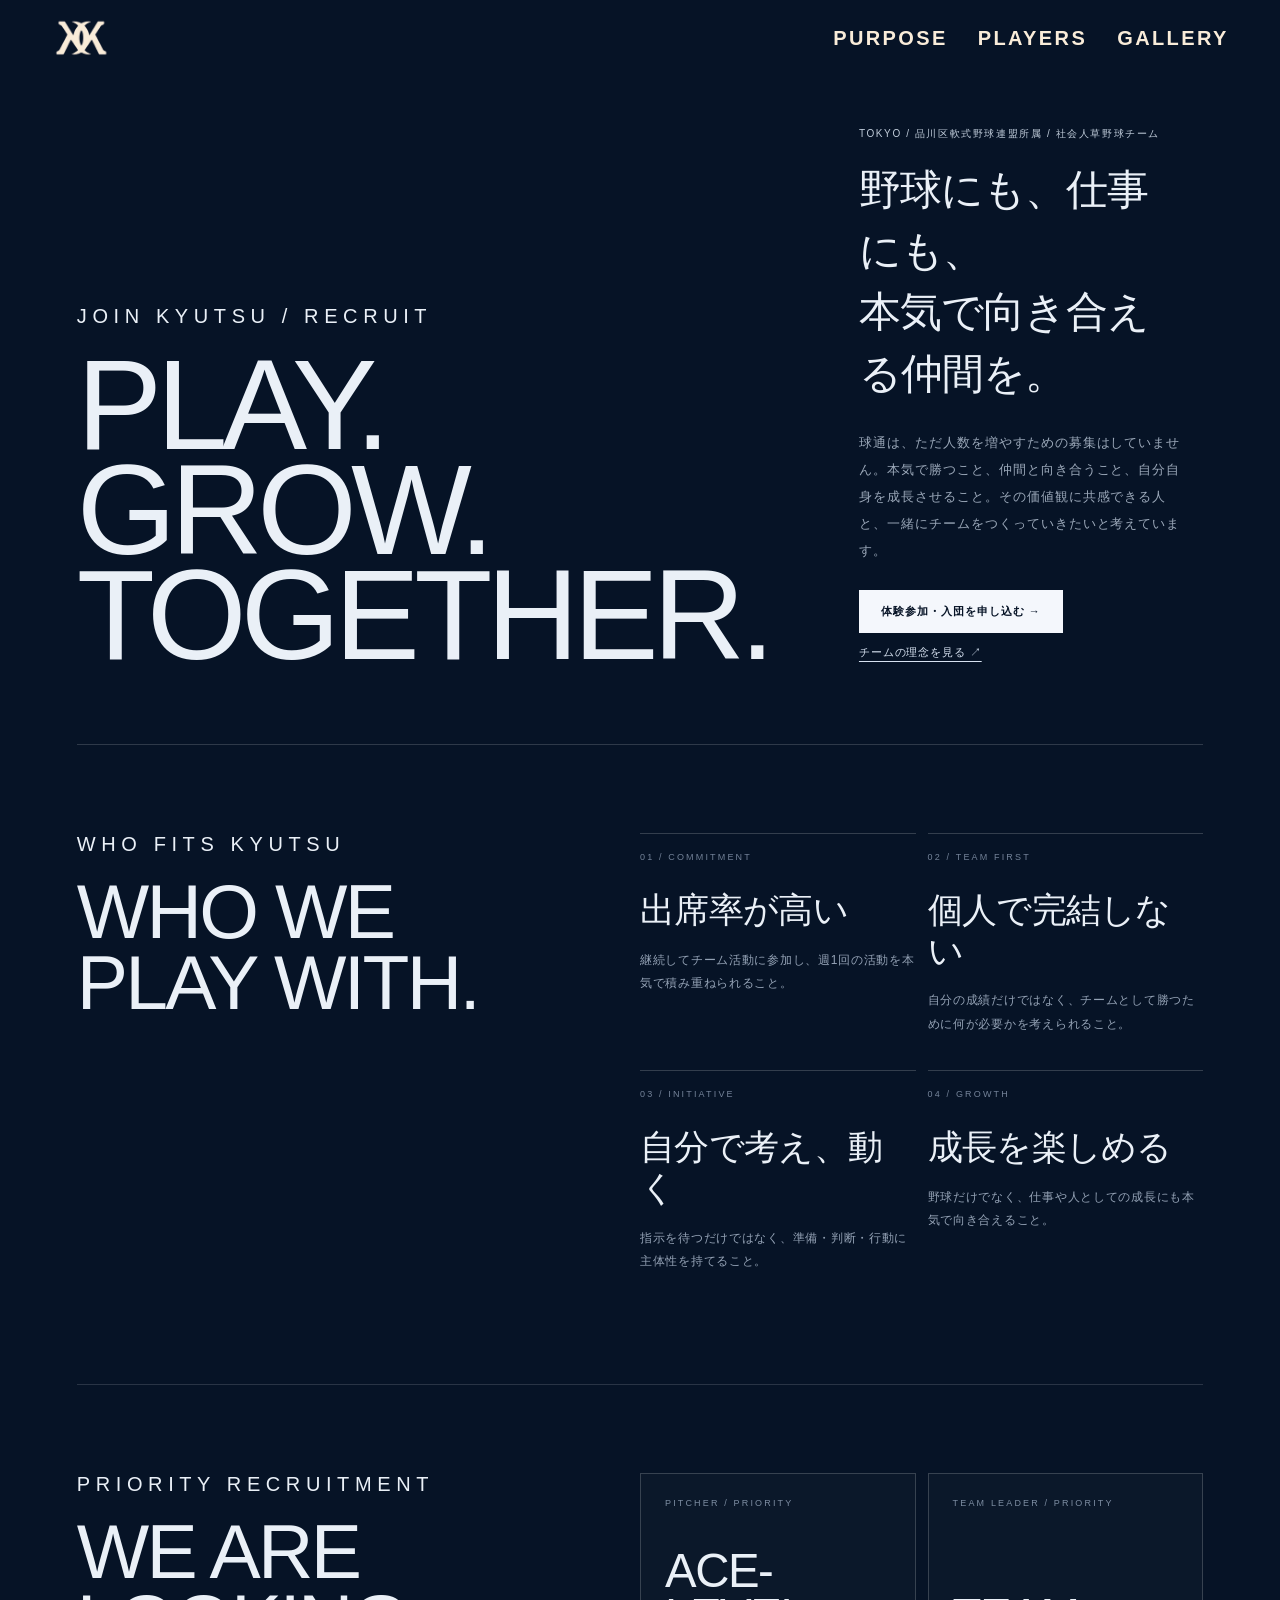
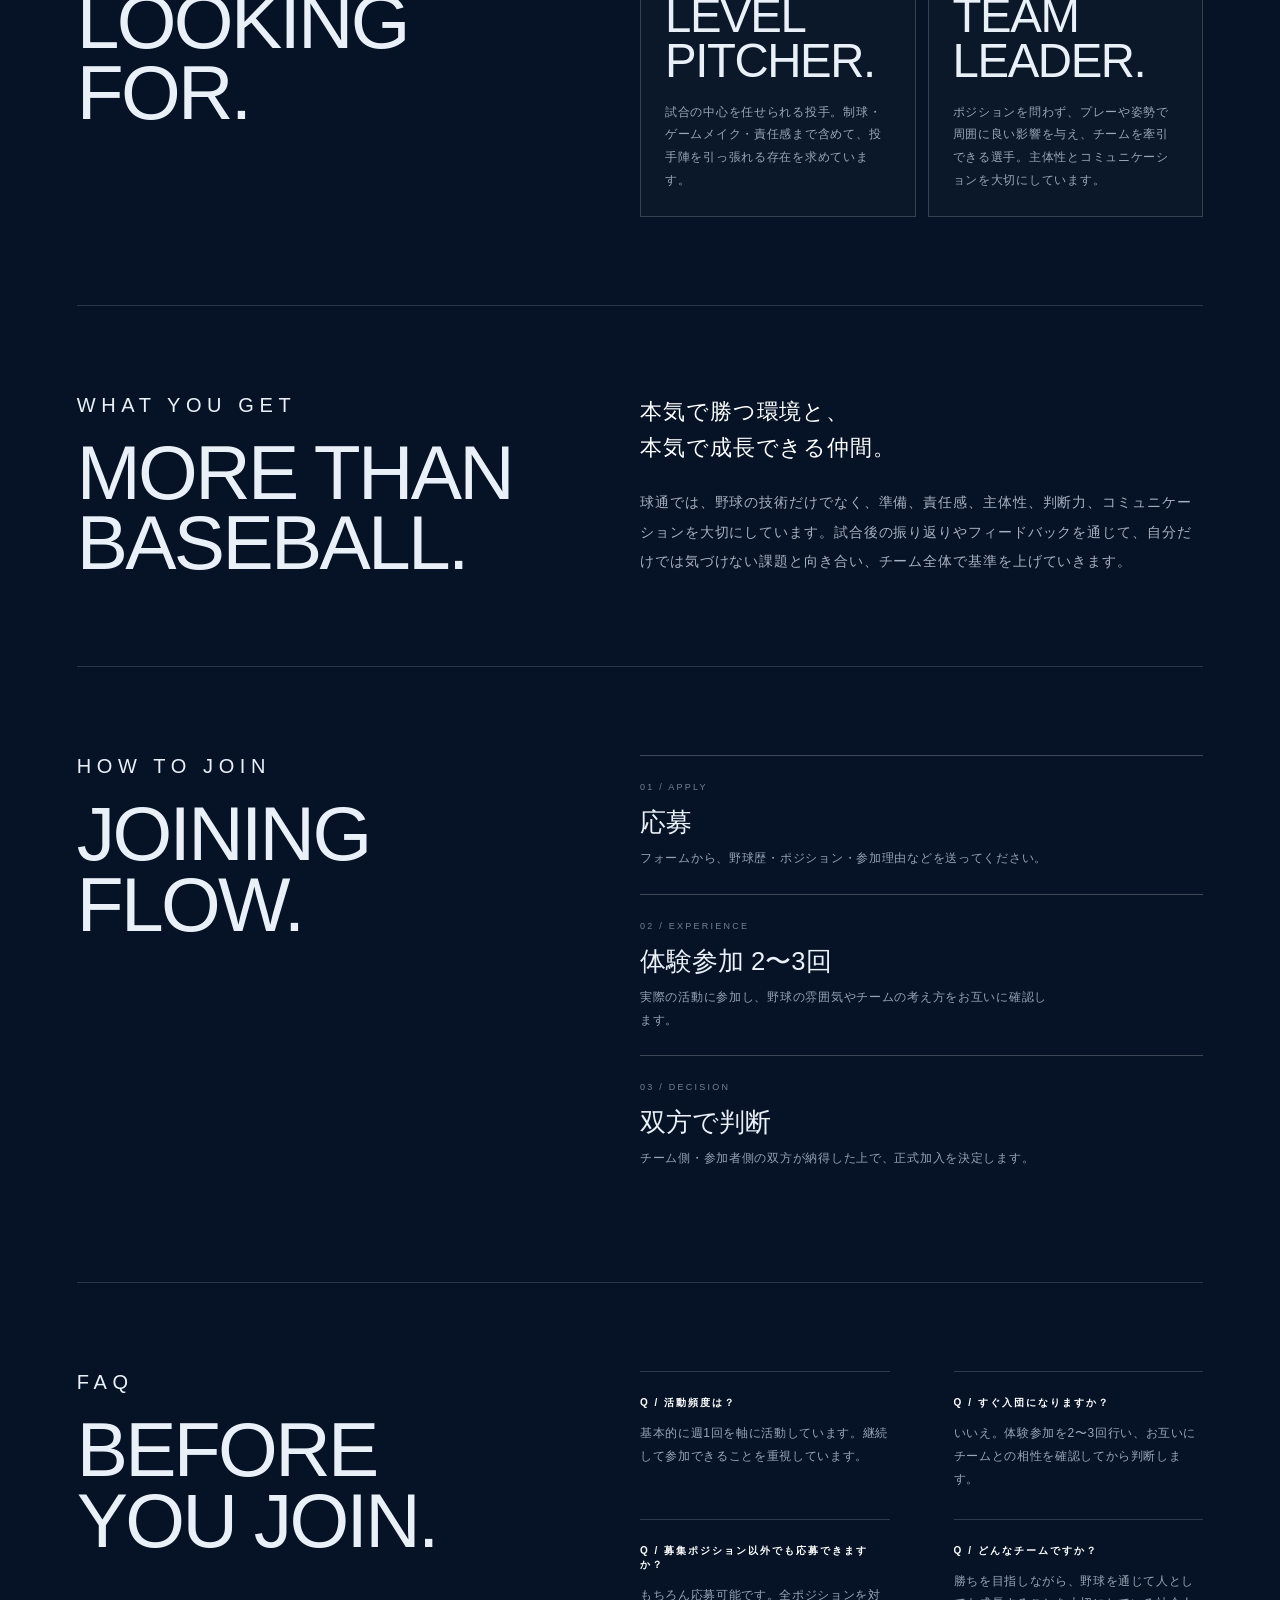
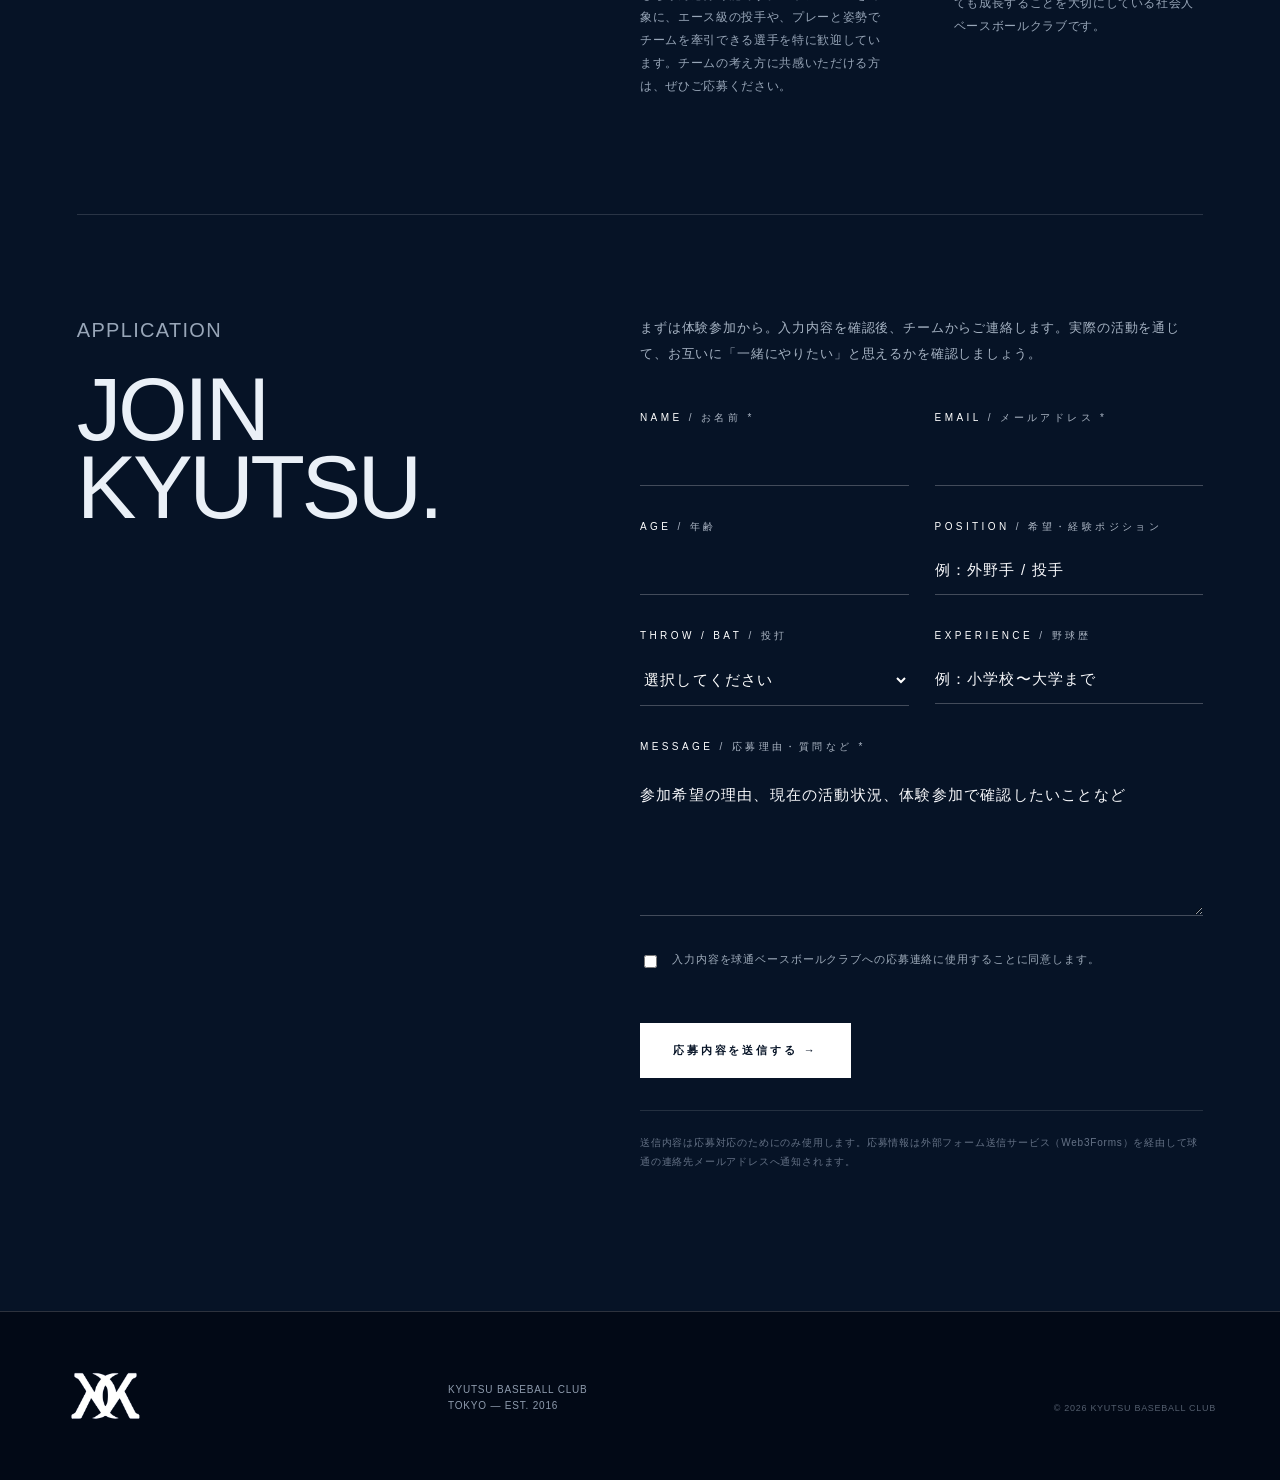
<file: public/application.html>
<!doctype html>
<html lang="ja">
<head>
<meta charset="utf-8">
<meta name="viewport" content="width=device-width,initial-scale=1">
<meta name="theme-color" content="#061326">
<title>東京の草野球チーム選手募集・体験参加｜球通BC（品川区軟式野球連盟所属）</title><meta name="description" content="東京都で活動する草野球チーム・球通BCの選手募集。品川区軟式野球連盟所属。エース級投手と、ポジションを問わずチームを牽引できる選手を歓迎。週1回を軸に活動し、体験参加2〜3回を経て双方で入団を判断します。">
<link rel="canonical" href="https://kyutsu-bc.jp/application.html">
<meta property="og:type" content="website">
<meta property="og:site_name" content="KYUTSU BASEBALL CLUB">
<meta property="og:title" content="東京の草野球チーム選手募集・体験参加｜球通BC">
<meta property="og:description" content="東京都で活動する草野球チーム・球通BCの選手募集。品川区軟式野球連盟所属。エース級投手と、ポジションを問わずチームを牽引できる選手を歓迎。週1回を軸に活動し、体験参加2〜3回を経て双方で入団を判断します。">
<meta property="og:url" content="https://kyutsu-bc.jp/application.html">
<meta property="og:image" content="https://kyutsu-bc.jp/assets/ogp.jpg">
<meta property="og:image:width" content="1200">
<meta property="og:image:height" content="630">
<meta name="twitter:card" content="summary_large_image">
<meta name="twitter:title" content="東京の草野球チーム選手募集・体験参加｜球通BC">
<meta name="twitter:description" content="東京都で活動する草野球チーム・球通BCの選手募集。品川区軟式野球連盟所属。エース級投手と、ポジションを問わずチームを牽引できる選手を歓迎。週1回を軸に活動し、体験参加2〜3回を経て双方で入団を判断します。">
<meta name="twitter:image" content="https://kyutsu-bc.jp/assets/ogp.jpg">
<link rel="icon" href="/favicon.ico" sizes="any">
<link rel="icon" type="image/png" href="/assets/favicon.png">
<link rel="apple-touch-icon" href="/assets/apple-touch-icon.png">
<link rel="stylesheet" href="style.css?v=55">
<style>
.recruitPage{min-height:100vh;background:#061326;padding:124px 6vw 130px}
.recruitHero{display:grid;grid-template-columns:1.05fr .95fr;gap:7vw;align-items:end;padding-bottom:76px;border-bottom:1px solid rgba(255,255,255,.16)}
.recruitHero h1{font-size:clamp(68px,10vw,148px);font-weight:500;line-height:.82;letter-spacing:-.045em;margin:25px 0 0}
.recruitHeroCopy{padding-bottom:8px}
.recruitHeroCopy strong{display:block;font-size:clamp(28px,3.3vw,48px);line-height:1.45;letter-spacing:-.025em;font-weight:500;margin-bottom:25px}
.recruitHeroCopy p{font-size:13px;line-height:2.08;letter-spacing:.075em;color:#9ba8b9;margin:0}
/* SEO / conversion enhancement: editorial-style facts and accessible CTA */
.recruitMeta{font-size:10px!important;letter-spacing:.16em!important;color:#c0ccda!important;margin:0 0 14px!important}
#applicationForm{scroll-margin-top:96px}
.recruitActions{display:flex;flex-wrap:wrap;gap:12px 20px;align-items:center;margin-top:26px}
.recruitActionPrimary{display:inline-block;padding:13px 21px;border:1px solid #f4f7fc;background:#f4f7fc;color:#061326!important;font-size:11px;font-weight:700;letter-spacing:.09em;text-decoration:none}
.recruitActionSecondary{display:inline-block;color:#d6e1f0!important;font-size:11px;letter-spacing:.08em;text-underline-offset:5px}
.recruitActionPrimary:focus-visible,.recruitActionSecondary:focus-visible{outline:2px solid #fff;outline-offset:4px}


.recruitSection{padding:88px 0;border-bottom:1px solid rgba(255,255,255,.14)}
.recruitSplit{display:grid;grid-template-columns:.9fr 1.1fr;gap:8vw;align-items:start}
.recruitSection h2{font-size:clamp(42px,6vw,86px);font-weight:500;line-height:.92;letter-spacing:-.035em;margin:20px 0 0}
.recruitLead{font-size:14px;line-height:2.1;letter-spacing:.065em;color:#a6b2c1}
.recruitLead strong{display:block;color:#fff;font-size:22px;line-height:1.65;font-weight:500;margin-bottom:22px}

.fitGrid{display:grid;grid-template-columns:repeat(2,minmax(0,1fr));gap:12px}
.fitCard{min-height:190px;border-top:1px solid rgba(255,255,255,.18);padding:18px 0 22px}
.fitCard span{display:block;font-size:9px;letter-spacing:.24em;color:#748399;margin-bottom:28px}
.fitCard h3{font-size:clamp(24px,2.7vw,40px);font-weight:500;line-height:1.18;letter-spacing:-.02em;margin:0 0 18px}
.fitCard p{font-size:12px;line-height:1.95;letter-spacing:.06em;color:#94a2b5;margin:0}

.positionGrid{display:grid;grid-template-columns:1fr 1fr;gap:12px}
.positionCard{min-height:220px;border:1px solid rgba(255,255,255,.18);padding:24px;display:flex;flex-direction:column;justify-content:space-between;background:rgba(255,255,255,.018)}
.positionCard span{font-size:9px;letter-spacing:.24em;color:#7d8da2}
.positionCard h3{font-size:clamp(30px,3.7vw,56px);font-weight:500;line-height:.95;letter-spacing:-.03em;margin:40px 0 0}
.positionCard p{font-size:12px;line-height:1.9;letter-spacing:.06em;color:#98a6b8;margin:18px 0 0}

.flow{display:grid;grid-template-columns:repeat(3,1fr);gap:12px;margin-top:10px}
.flowStep{border-top:1px solid rgba(255,255,255,.22);padding:17px 0 0}
.flowStep span{font-size:9px;letter-spacing:.25em;color:#718096}
.flowStep h3{font-size:26px;font-weight:500;line-height:1.25;margin:22px 0 12px}
.flowStep p{font-size:12px;line-height:1.9;letter-spacing:.06em;color:#95a3b6;margin:0}

.faq{display:grid;grid-template-columns:1fr 1fr;gap:0 5vw}
.faqItem{border-top:1px solid rgba(255,255,255,.16);padding:24px 0 28px}
.faqItem b{display:block;font-size:10px;letter-spacing:.2em;color:#fff;margin-bottom:12px}
.faqItem p{font-size:12px;line-height:1.9;letter-spacing:.055em;color:#98a6b8;margin:0}

.formIntro{display:grid;grid-template-columns:1fr 1fr;gap:6vw;align-items:end;padding-top:95px}
.formIntro h2{font-size:clamp(50px,7vw,105px);font-weight:500;line-height:.88;letter-spacing:-.04em;margin:20px 0 0}
.formIntro p{font-size:13px;line-height:2;letter-spacing:.065em;color:#98a6b8;margin:0}

.applicationForm{max-width:980px;margin:70px auto 0}
.formGrid{display:grid;grid-template-columns:1fr 1fr;gap:38px 34px}
.field{display:flex;flex-direction:column;gap:12px}
.field.full{grid-column:1/-1}
.field label{font-size:10px;letter-spacing:.34em;color:#aeb8c6}
.field label b{font-weight:500;color:#fff}
.field input,.field select,.field textarea{width:100%;border:0;border-bottom:1px solid rgba(255,255,255,.24);background:transparent;color:#fff;padding:15px 0 16px;border-radius:0;font:inherit;font-size:15px;letter-spacing:.08em;outline:none}
.field select{appearance:auto;color-scheme:dark}
.field textarea{min-height:150px;resize:vertical;line-height:1.9}
.field input:focus,.field select:focus,.field textarea:focus{border-color:#fff}
.check{grid-column:1/-1;display:flex;gap:12px;align-items:flex-start;color:#9eabba;font-size:11px;line-height:1.8;letter-spacing:.08em}
.check input{margin-top:5px}
.formBottom{grid-column:1/-1;display:flex;align-items:center;gap:24px;margin-top:18px}
.submitBtn{border:1px solid rgba(255,255,255,.7);background:#fff;color:#061326;padding:19px 32px;font-size:11px;font-weight:700;letter-spacing:.26em;cursor:pointer}
.submitBtn:disabled{opacity:.45;cursor:wait}
.formStatus{font-size:11px;letter-spacing:.1em;color:#aeb8c6}
.formStatus.ok{color:#72d8a1}.formStatus.error{color:#ff767d}
.privacy{margin-top:42px;border-top:1px solid rgba(255,255,255,.12);padding-top:22px;color:#657286;font-size:10px;line-height:1.9;letter-spacing:.08em}
.hp{position:absolute!important;left:-9999px!important;width:1px!important;height:1px!important;overflow:hidden!important}

@media(max-width:720px){
 .recruitPage{padding:100px 4.5vw 90px}
 .recruitHero,.recruitSplit,.formIntro{grid-template-columns:1fr}
 .recruitHero{gap:40px;padding-bottom:54px}
 .recruitHero h1{font-size:18vw;margin:20px 0 0}
 .recruitHeroCopy strong{font-size:8vw}
 .recruitHeroCopy p{font-size:12px}
 .recruitSection{padding:66px 0}
 .recruitSection h2,.formIntro h2{font-size:13vw}
 .recruitSplit{gap:36px}
 .fitGrid,.positionGrid,.faq{grid-template-columns:1fr}
 .fitCard{min-height:0}
 .positionCard{min-height:190px}
 .flow{grid-template-columns:1fr;gap:26px}
 .flowStep{padding-bottom:8px}
 .formIntro{gap:30px;padding-top:72px}
 .applicationForm{margin-top:50px}
 .formGrid{grid-template-columns:1fr;gap:32px}
 .field.full,.check,.formBottom{grid-column:1}
 .formBottom{align-items:flex-start;flex-direction:column}
 .submitBtn{width:100%}
}

/* v47 — consistent light editorial section titles */
.recruitHero h1,.recruitSection h2,.formIntro h2{font-family:"Helvetica Neue",Helvetica,Arial,sans-serif!important;font-weight:300!important}
@media(max-width:720px){.recruitHero h1{font-size:clamp(46px,13vw,80px)!important;line-height:.99!important}}

/* v53 iOS autofill and email appearance */
.applicationForm .field input,
.applicationForm .field input[type="email"],
.applicationForm .field textarea {
  box-sizing:border-box; min-width:0; max-width:100%;
  -webkit-appearance:none;appearance:none;
  background:transparent;color:#f7f8fb;-webkit-text-fill-color:#f7f8fb;
  box-shadow:none;border-radius:0;caret-color:#fff;
}
.applicationForm .field input:-webkit-autofill,
.applicationForm .field input:-webkit-autofill:hover,
.applicationForm .field input:-webkit-autofill:focus,
.applicationForm .field textarea:-webkit-autofill {
  -webkit-text-fill-color:#f7f8fb!important;
  caret-color:#fff;
  -webkit-box-shadow:0 0 0 1000px #061326 inset!important;
  box-shadow:0 0 0 1000px #061326 inset!important;
  transition:background-color 99999s ease-out 0s;
}
.applicationForm .formStatus{line-height:1.75;overflow-wrap:anywhere}

/* Ver.61 / desktop headings match home-page weight and family */
@media (min-width:721px) {
  .recruitHero h1,.recruitSection h2,.formIntro h2 {font-family:Arial,'Helvetica Neue',sans-serif!important;font-weight:500!important;}
}

/* Ver.62 — mobile detail-page heading weight equals home (500). */
@media (max-width:720px) {
  .recruitHero h1,.recruitSection h2,.formIntro h2 {font-family:Arial,'Helvetica Neue',sans-serif!important;font-weight:500!important;}
}

/* v69: align the application heading, introduction and fields in one editorial grid */
.applicationLayout{display:grid;grid-template-columns:.9fr 1.1fr;gap:8vw;align-items:start;padding-top:95px}
.applicationLayout .formIntro{display:block;padding:0;min-width:0}
.applicationBody{min-width:0}
.applicationSummary{font-size:13px;line-height:2;letter-spacing:.065em;color:#a8b5c5;margin:5px 0 0}
.applicationLayout .applicationForm{width:100%;max-width:none;margin:44px 0 0}
.applicationLayout .privacy{margin-top:32px}
.applicationLayout .formGrid{gap:34px 26px}
@media(max-width:720px){
 .applicationLayout{grid-template-columns:minmax(0,1fr);gap:28px;padding-top:72px}
 .applicationLayout .formIntro{padding:0}
 .applicationLayout .applicationForm{margin-top:36px}
 .applicationLayout .formGrid{grid-template-columns:minmax(0,1fr);gap:30px}
 .applicationSummary{font-size:12px;line-height:2.05}
}

/* v70: Keep JOINING FLOW aligned with the other split editorial sections. */
.recruitFlow .flow{grid-template-columns:minmax(0,1fr);gap:0;margin-top:0}
.recruitFlow .flowStep{padding:20px 0 24px}
.recruitFlow .flowStep h3{margin:13px 0 8px;font-size:clamp(22px,2vw,28px)}
.recruitFlow .flowStep p{max-width:62ch}
@media(max-width:720px){
 .recruitFlow .flow{gap:0}
 .recruitFlow .flowStep{padding:17px 0 22px}
}
</style>
</head>
<body>
<header>
  <a class="mark" href="index.html"><img src="assets/kyutsu-logo.png" alt="KYUTSU"></a>
  <nav><a href="purpose.html">PURPOSE</a><a href="players.html">PLAYERS</a><a href="gallery.html">GALLERY</a></nav>
  <a class="menu" href="index.html">BACK</a>
</header>

<main class="recruitPage">
  <section class="recruitHero">
    <div>
      <p class="eyebrow">JOIN KYUTSU / RECRUIT</p>
      <h1>PLAY.<br>GROW.<br>TOGETHER.</h1>
    </div>
    <div class="recruitHeroCopy">
      <p class="recruitMeta">TOKYO / 品川区軟式野球連盟所属 / 社会人草野球チーム</p>
      <strong>野球にも、仕事にも、<br>本気で向き合える仲間を。</strong>
      <p>球通は、ただ人数を増やすための募集はしていません。本気で勝つこと、仲間と向き合うこと、自分自身を成長させること。その価値観に共感できる人と、一緒にチームをつくっていきたいと考えています。</p>
      <div class="recruitActions"><a class="recruitActionPrimary" href="#applicationForm">体験参加・入団を申し込む →</a><a class="recruitActionSecondary" href="purpose.html">チームの理念を見る ↗</a></div>
    </div>
  </section>

  <section class="recruitSection recruitSplit">
    <div>
      <p class="eyebrow">WHO FITS KYUTSU</p>
      <h2>WHO WE<br>PLAY WITH.</h2>
    </div>
    <div class="fitGrid">
      <article class="fitCard"><span>01 / COMMITMENT</span><h3>出席率が高い</h3><p>継続してチーム活動に参加し、週1回の活動を本気で積み重ねられること。</p></article>
      <article class="fitCard"><span>02 / TEAM FIRST</span><h3>個人で完結しない</h3><p>自分の成績だけではなく、チームとして勝つために何が必要かを考えられること。</p></article>
      <article class="fitCard"><span>03 / INITIATIVE</span><h3>自分で考え、動く</h3><p>指示を待つだけではなく、準備・判断・行動に主体性を持てること。</p></article>
      <article class="fitCard"><span>04 / GROWTH</span><h3>成長を楽しめる</h3><p>野球だけでなく、仕事や人としての成長にも本気で向き合えること。</p></article>
    </div>
  </section>

  <section class="recruitSection recruitSplit">
    <div>
      <p class="eyebrow">PRIORITY RECRUITMENT</p>
      <h2>WE ARE<br>LOOKING FOR.</h2>
    </div>
    <div class="positionGrid">
      <article class="positionCard">
        <span>PITCHER / PRIORITY</span>
        <div><h3>ACE-LEVEL<br>PITCHER.</h3><p>試合の中心を任せられる投手。制球・ゲームメイク・責任感まで含めて、投手陣を引っ張れる存在を求めています。</p></div>
      </article>
      <article class="positionCard">
        <span>TEAM LEADER / PRIORITY</span>
        <div><h3>TEAM<br>LEADER.</h3><p>ポジションを問わず、プレーや姿勢で周囲に良い影響を与え、チームを牽引できる選手。主体性とコミュニケーションを大切にしています。</p></div>
      </article>
    </div>
  </section>

  <section class="recruitSection recruitSplit">
    <div>
      <p class="eyebrow">WHAT YOU GET</p>
      <h2>MORE THAN<br>BASEBALL.</h2>
    </div>
    <div class="recruitLead">
      <strong>本気で勝つ環境と、<br>本気で成長できる仲間。</strong>
      球通では、野球の技術だけでなく、準備、責任感、主体性、判断力、コミュニケーションを大切にしています。試合後の振り返りやフィードバックを通じて、自分だけでは気づけない課題と向き合い、チーム全体で基準を上げていきます。
    </div>
  </section>

  <section class="recruitSection recruitSplit recruitFlow">
    <div>
      <p class="eyebrow">HOW TO JOIN</p>
      <h2>JOINING<br>FLOW.</h2>
    </div>
    <div class="flow">
      <article class="flowStep"><span>01 / APPLY</span><h3>応募</h3><p>フォームから、野球歴・ポジション・参加理由などを送ってください。</p></article>
      <article class="flowStep"><span>02 / EXPERIENCE</span><h3>体験参加 2〜3回</h3><p>実際の活動に参加し、野球の雰囲気やチームの考え方をお互いに確認します。</p></article>
      <article class="flowStep"><span>03 / DECISION</span><h3>双方で判断</h3><p>チーム側・参加者側の双方が納得した上で、正式加入を決定します。</p></article>
    </div>
  </section>

  <section class="recruitSection recruitSplit">
    <div>
      <p class="eyebrow">FAQ</p>
      <h2>BEFORE<br>YOU JOIN.</h2>
    </div>
    <div class="faq">
      <div class="faqItem"><b>Q / 活動頻度は？</b><p>基本的に週1回を軸に活動しています。継続して参加できることを重視しています。</p></div>
      <div class="faqItem"><b>Q / すぐ入団になりますか？</b><p>いいえ。体験参加を2〜3回行い、お互いにチームとの相性を確認してから判断します。</p></div>
      <div class="faqItem"><b>Q / 募集ポジション以外でも応募できますか？</b><p>もちろん応募可能です。全ポジションを対象に、エース級の投手や、プレーと姿勢でチームを牽引できる選手を特に歓迎しています。チームの考え方に共感いただける方は、ぜひご応募ください。</p></div>
      <div class="faqItem"><b>Q / どんなチームですか？</b><p>勝ちを目指しながら、野球を通じて人としても成長することを大切にしている社会人ベースボールクラブです。</p></div>
    </div>
  </section>

  <section class="applicationLayout" aria-label="体験参加・入団応募">
    <div class="formIntro">
      <p class="eyebrow">APPLICATION</p>
      <h2>JOIN<br>KYUTSU.</h2>
    </div>
    <div class="applicationBody">
      <p class="applicationSummary">まずは体験参加から。入力内容を確認後、チームからご連絡します。実際の活動を通じて、お互いに「一緒にやりたい」と思えるかを確認しましょう。</p>
      <form class="applicationForm" id="applicationForm"><div class="formGrid">
<div class="field"><label><b>NAME</b> / お名前 *</label><input name="name" autocomplete="name" required maxlength="80"></div>
<div class="field"><label><b>EMAIL</b> / メールアドレス *</label><input name="email" type="email" autocomplete="email" required maxlength="160"></div>
<div class="field"><label><b>AGE</b> / 年齢</label><input name="age" type="number" min="15" max="80" inputmode="numeric"></div>
<div class="field"><label><b>POSITION</b> / 希望・経験ポジション</label><input name="position" maxlength="100" placeholder="例：外野手 / 投手"></div>
<div class="field"><label><b>THROW / BAT</b> / 投打</label><select name="throwBat"><option value="">選択してください</option><option>右投右打</option><option>右投左打</option><option>左投左打</option><option>左投右打</option></select></div>
<div class="field"><label><b>EXPERIENCE</b> / 野球歴</label><input name="experience" maxlength="120" placeholder="例：小学校〜大学まで"></div>
<div class="field full"><label><b>MESSAGE</b> / 応募理由・質問など *</label><textarea name="message" required maxlength="3000" placeholder="参加希望の理由、現在の活動状況、体験参加で確認したいことなど"></textarea></div>
<label class="check"><input type="checkbox" required><span>入力内容を球通ベースボールクラブへの応募連絡に使用することに同意します。</span></label>
<div class="hp" aria-hidden="true"><label>Website<input name="website" tabindex="-1" autocomplete="off"></label></div>
<div class="formBottom"><button class="submitBtn" type="submit">応募内容を送信する →</button><span class="formStatus" id="formStatus" role="status"></span></div>
</div></form>
      <p class="privacy">送信内容は応募対応のためにのみ使用します。応募情報は外部フォーム送信サービス（Web3Forms）を経由して球通の連絡先メールアドレスへ通知されます。</p>
    </div>
  </section>
</main>
<footer><a class="mark" href="index.html"><img src="assets/kyutsu-logo.png" alt="KYUTSU"></a><p>KYUTSU BASEBALL CLUB<br>TOKYO — EST. 2016</p><p>© 2026 KYUTSU BASEBALL CLUB</p></footer>

<script>
const form=document.getElementById('applicationForm');
const statusEl=document.getElementById('formStatus');
const btn=form.querySelector('.submitBtn');
form.addEventListener('submit',async(event)=>{
  event.preventDefault();
  statusEl.className='formStatus';
  statusEl.textContent='送信中...';
  btn.disabled=true;
  try{
    const configResponse=await fetch('/api/form-config',{cache:'no-store'});
    if(!configResponse.ok)throw new Error('応募フォームの設定を取得できませんでした。');
    const config=await configResponse.json();
    if(!config.accessKey)throw new Error('応募フォームの送信設定が未完了です。管理者へお問い合わせください。');
    const formData=new FormData(form);
    // Do not submit without provider-side confirmation, and keep credentials off Google SMTP.
    if(String(formData.get('website')||'').trim())throw new Error('入力内容を確認してください。');
    const payload={
      access_key:config.accessKey,
      subject:'【球通BC】公式サイトから体験・入団応募',
      from_name:'KYUTSU BASEBALL CLUB',
      name:String(formData.get('name')||'').trim(),
      email:String(formData.get('email')||'').trim(),
      age:String(formData.get('age')||'').trim(),
      position:String(formData.get('position')||'').trim(),
      throwBat:String(formData.get('throwBat')||'').trim(),
      experience:String(formData.get('experience')||'').trim(),
      message:String(formData.get('message')||'').trim(),
      botcheck:false
    };
    const response=await fetch('https://api.web3forms.com/submit',{
      method:'POST',headers:{'content-type':'application/json','accept':'application/json'},body:JSON.stringify(payload)
    });
    const result=await response.json().catch(()=>({}));
    if(!response.ok || result.success!==true)throw new Error('送信できませんでした。時間をおいて再度お試しください。');
    form.reset();
    statusEl.className='formStatus ok';
    statusEl.textContent='応募を受け付けました。ありがとうございます。';
  }catch(error){
    statusEl.className='formStatus error';
    statusEl.textContent=error.message||'送信できませんでした。';
  }finally{btn.disabled=false;}
});
</script></body></html>
</file>
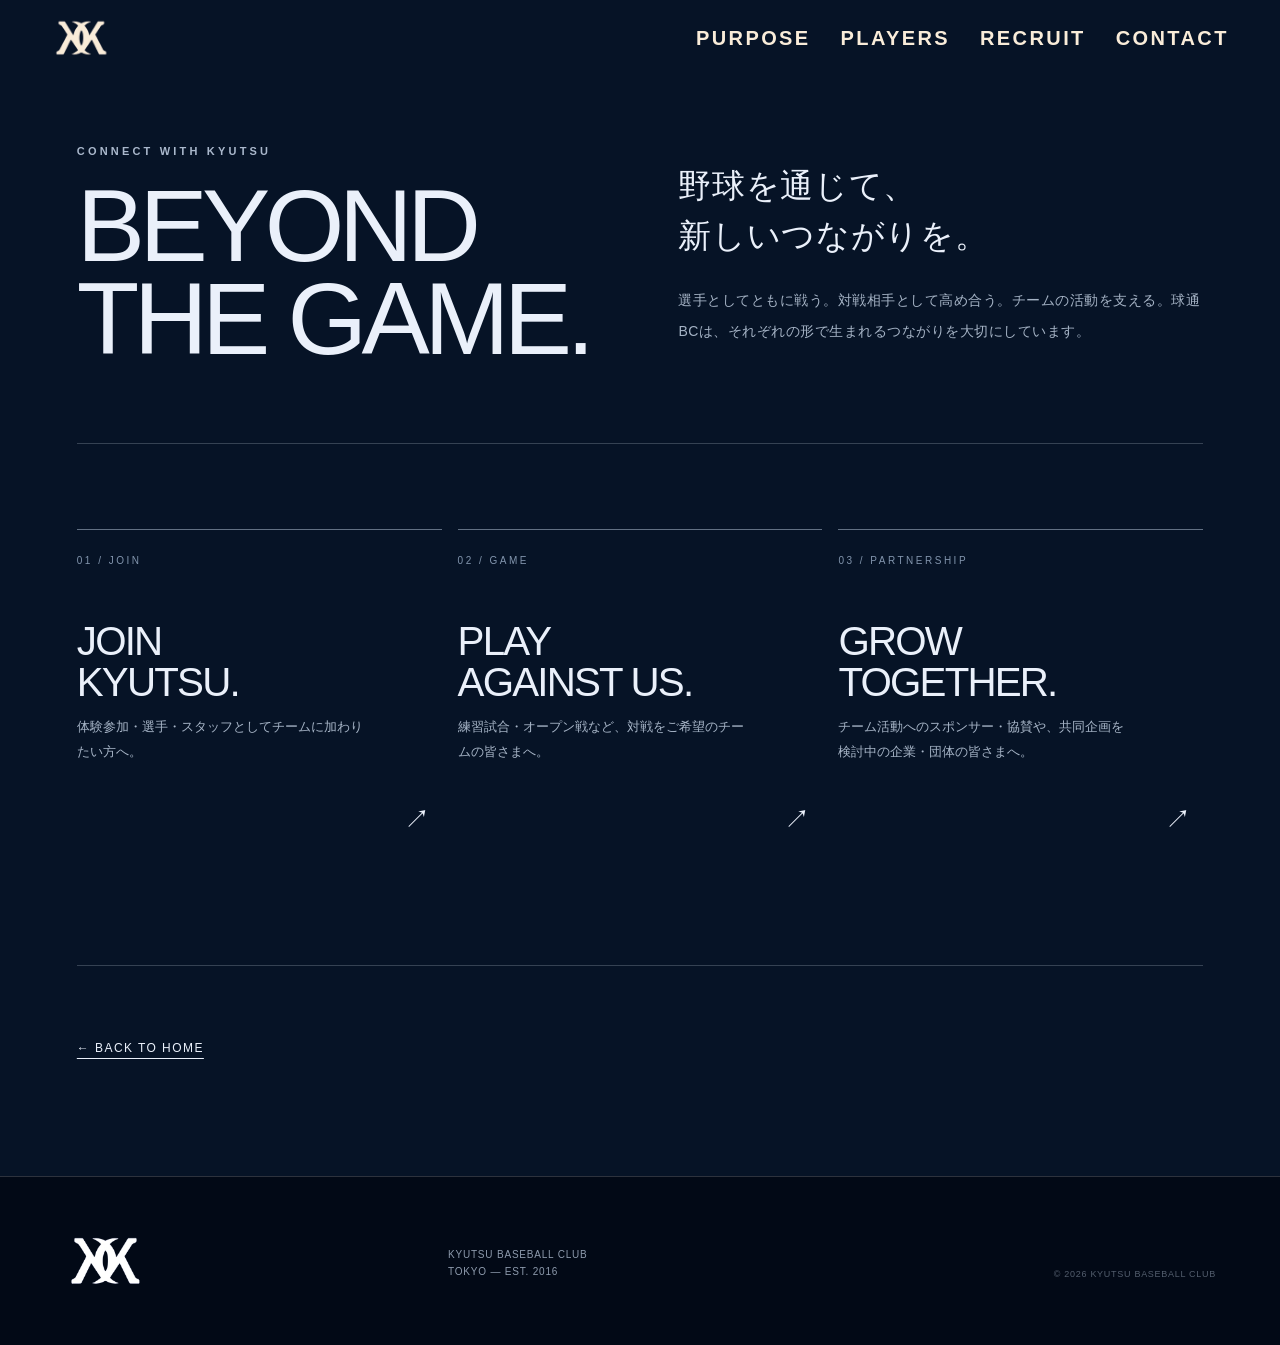
<file: public/contact.html>
<!doctype html><html lang="ja"><head><meta charset="utf-8"><meta name="viewport" content="width=device-width, initial-scale=1"><meta name="theme-color" content="#061326"><title>CONTACT｜球通ベースボールクラブへのお問い合わせ</title><meta name="description" content="球通BCへの入団・体験参加、練習試合の対戦依頼、スポンサー・協賛のご相談はこちら。"><link rel="canonical" href="https://kyutsu-bc.jp/contact.html"><meta property="og:type" content="website"><meta property="og:site_name" content="KYUTSU BASEBALL CLUB"><meta property="og:title" content="CONTACT｜球通ベースボールクラブへのお問い合わせ"><meta property="og:description" content="球通BCへの入団・体験参加、練習試合の対戦依頼、スポンサー・協賛のご相談はこちら。"><meta property="og:url" content="https://kyutsu-bc.jp/contact.html"><meta property="og:image" content="https://kyutsu-bc.jp/assets/ogp.jpg"><link rel="icon" href="/favicon.ico" sizes="any"><link rel="icon" type="image/png" href="/assets/favicon.png"><link rel="apple-touch-icon" href="/assets/apple-touch-icon.png"><link rel="stylesheet" href="style.css?v=55"><link rel="stylesheet" href="contact.css?v=1"></head><body><header><a class="mark" href="index.html" aria-label="KYUTSU home"><img src="assets/kyutsu-logo.png" alt="KYUTSU"></a><nav><a href="purpose.html">PURPOSE</a><a href="players.html">PLAYERS</a><a href="application.html">RECRUIT</a><a href="contact.html">CONTACT</a></nav><a class="menu" href="index.html">BACK</a></header><main class="contact-page"><section class="contact-hero"><div><p class="contact-kicker">CONNECT WITH KYUTSU</p><h1 class="contact-title">BEYOND<br>THE GAME.</h1></div><div class="contact-lead"><h2>野球を通じて、<br>新しいつながりを。</h2><p>選手としてともに戦う。対戦相手として高め合う。チームの活動を支える。球通BCは、それぞれの形で生まれるつながりを大切にしています。</p></div></section><section class="contact-options" aria-label="お問い合わせの種類"><a class="contact-option" href="application.html"><span class="no">01 / JOIN</span><h3>JOIN<br>KYUTSU.</h3><p>体験参加・選手・スタッフとしてチームに加わりたい方へ。</p><span class="arrow">↗</span></a><a class="contact-option" href="match.html"><span class="no">02 / GAME</span><h3>PLAY<br>AGAINST US.</h3><p>練習試合・オープン戦など、対戦をご希望のチームの皆さまへ。</p><span class="arrow">↗</span></a><a class="contact-option" href="partners.html"><span class="no">03 / PARTNERSHIP</span><h3>GROW<br>TOGETHER.</h3><p>チーム活動へのスポンサー・協賛や、共同企画を検討中の企業・団体の皆さまへ。</p><span class="arrow">↗</span></a></section><div class="contact-divider"></div><a href="index.html" class="contact-back">← BACK TO HOME</a></main><footer><a class="mark" href="index.html"><img src="assets/kyutsu-logo.png" alt="KYUTSU"></a><p>KYUTSU BASEBALL CLUB<br>TOKYO — EST. 2016</p><p>© 2026 KYUTSU BASEBALL CLUB</p></footer></body></html>
</file>
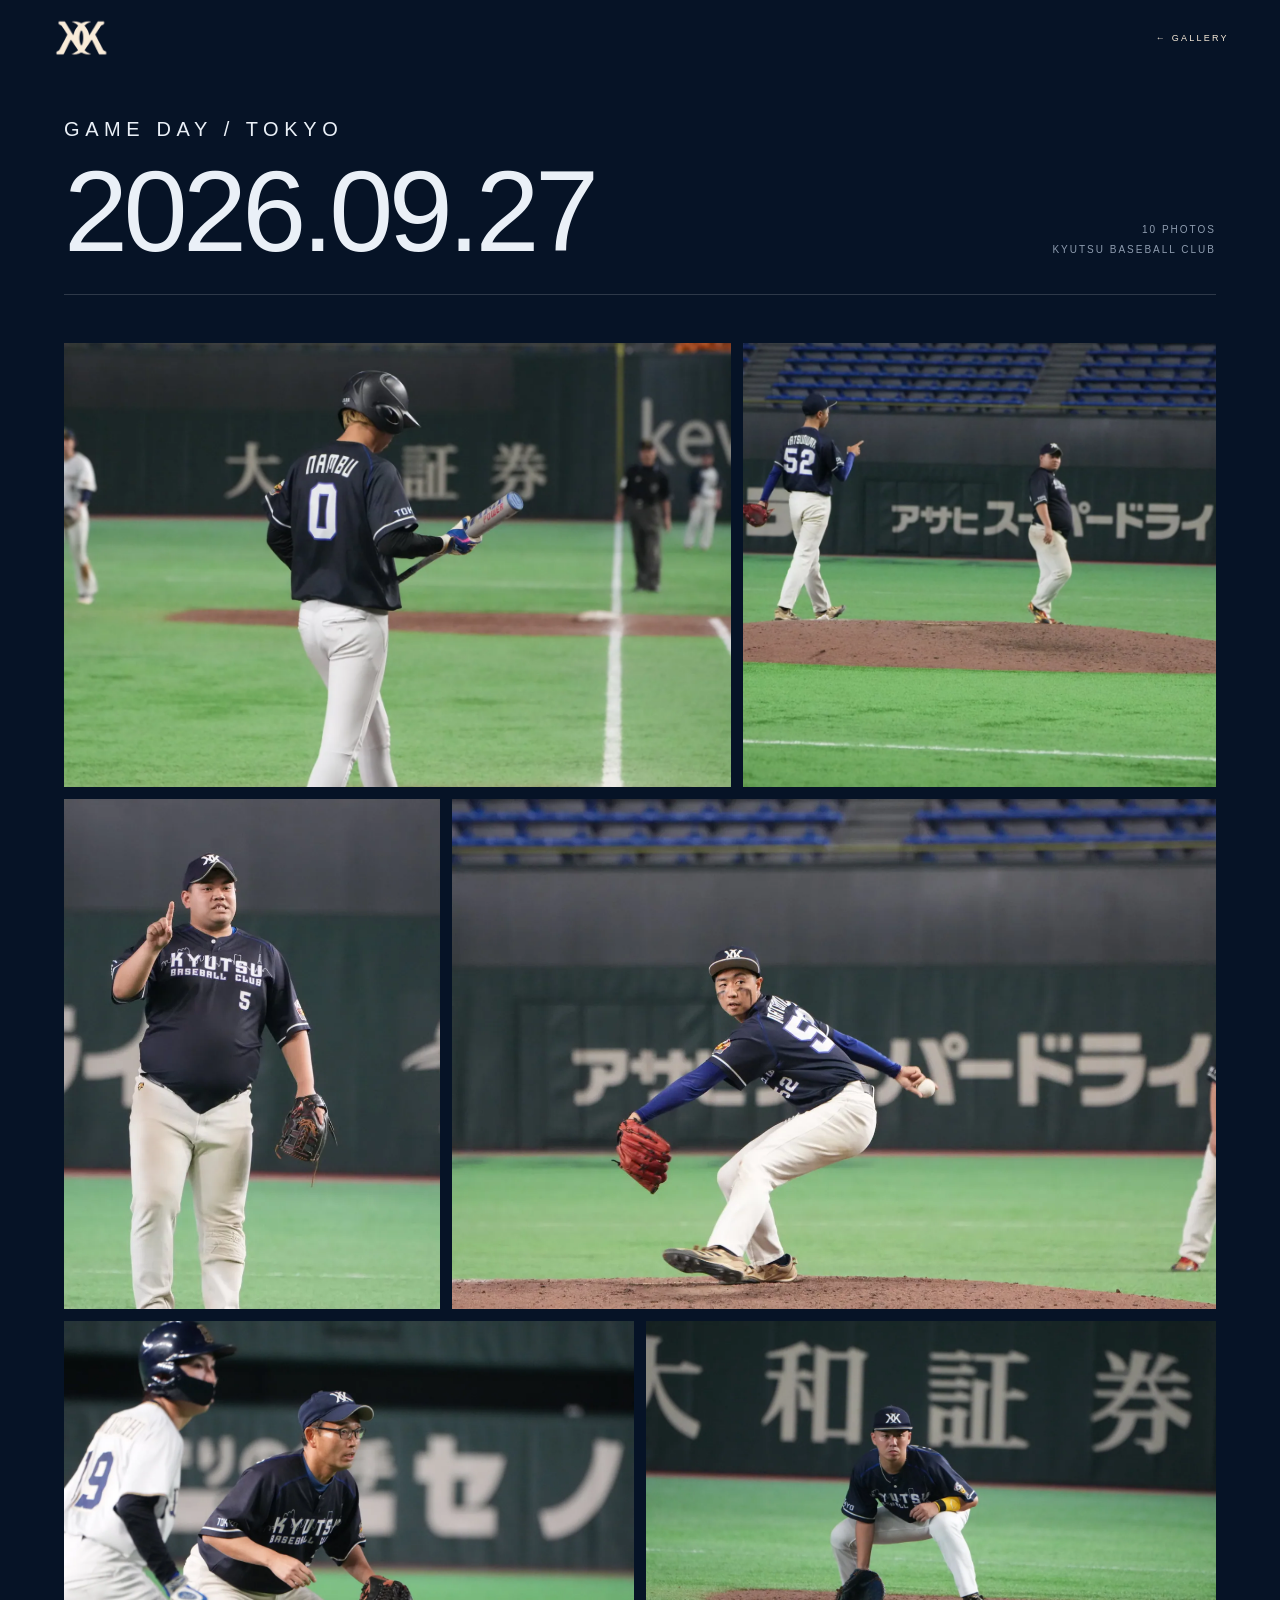
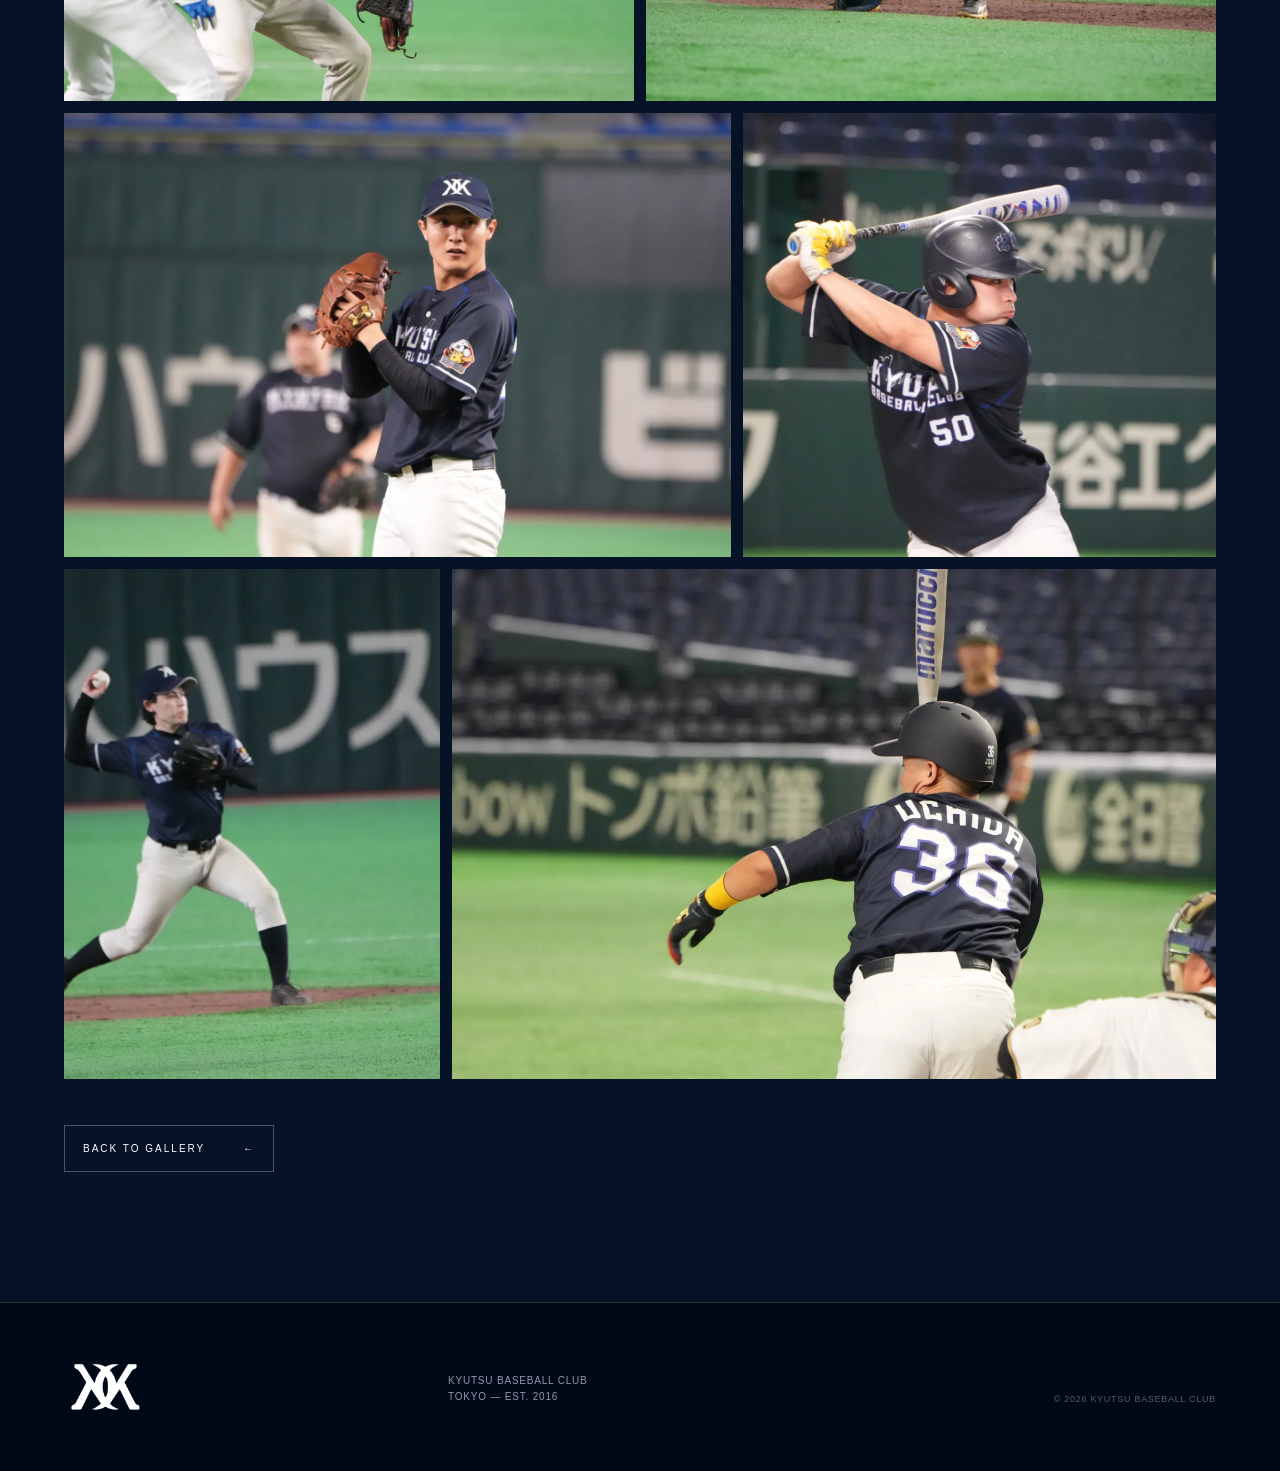
<file: public/gallery-2026-09-27.html>
<!doctype html><html lang="ja"><head><meta charset="utf-8"><meta name="viewport" content="width=device-width,initial-scale=1"><meta http-equiv="refresh" content="0;url=gallery-detail.html?album=2026-09-27"><title>KYUTSU GALLERY</title></head><body style="margin:0;background:#061326;color:#fff;font-family:Arial,sans-serif"><p style="padding:40px">Opening gallery…</p><script>location.replace('gallery-detail.html?album=2026-09-27')</script></body></html>
</file>
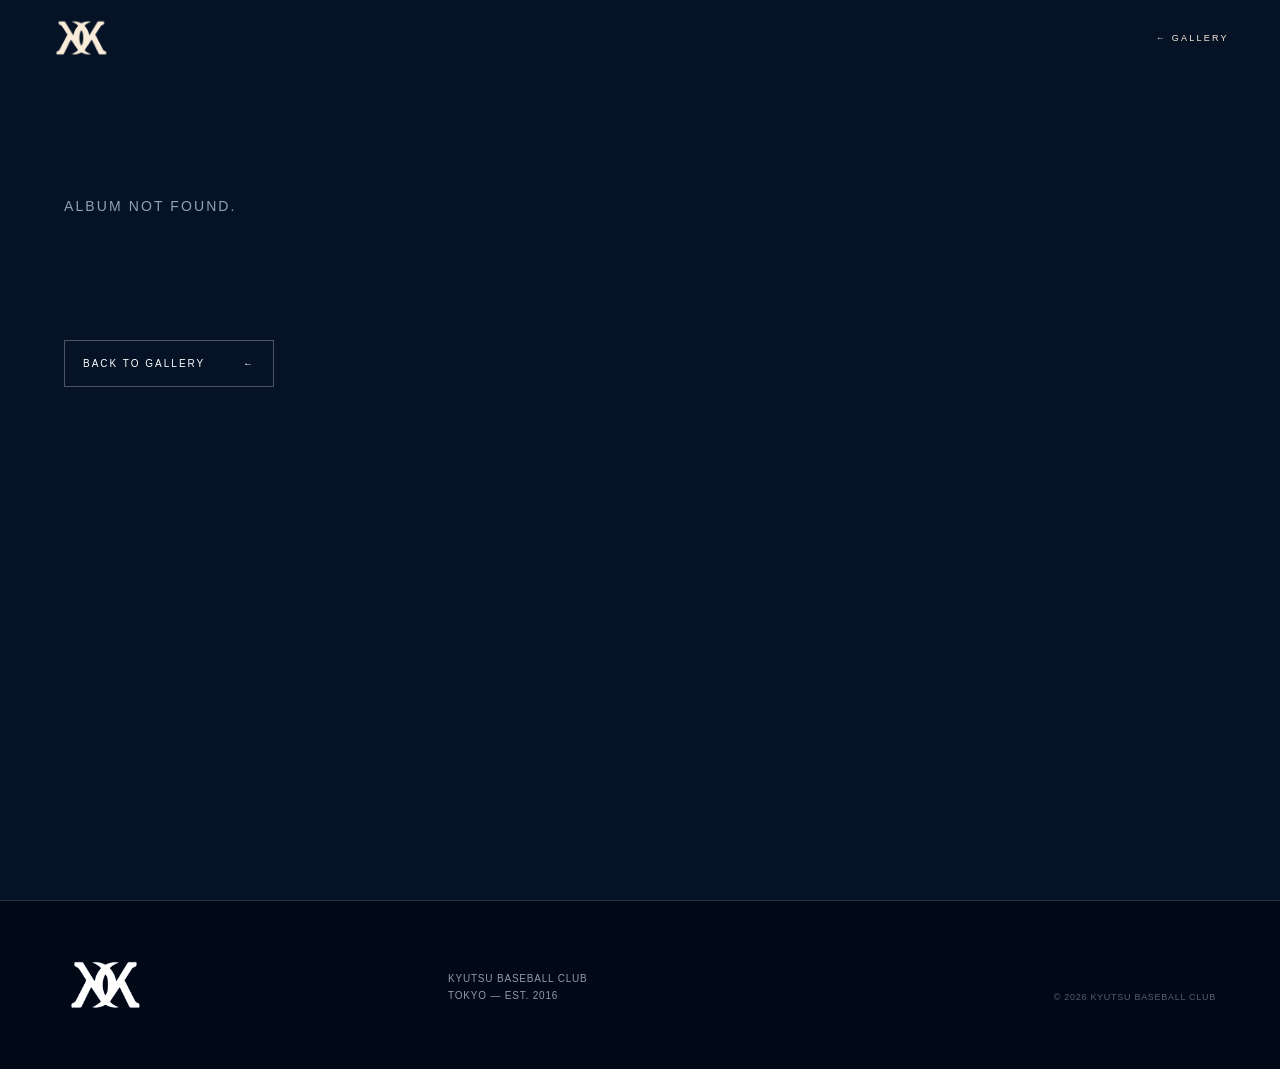
<file: public/gallery-detail.html>
<!doctype html>
<html lang="ja">
<head>
<meta charset="utf-8">
<meta name="viewport" content="width=device-width,initial-scale=1">
<meta name="theme-color" content="#061326">
<title>試合・活動写真アーカイブ｜球通ベースボールクラブ</title><meta name="description" content="球通ベースボールクラブ（KYUTSU BC）の試合・活動写真アーカイブ。">
<link rel="canonical" href="https://kyutsu-bc.jp/gallery-detail.html">
<meta property="og:type" content="website">
<meta property="og:site_name" content="KYUTSU BASEBALL CLUB">
<meta property="og:title" content="試合・活動写真アーカイブ｜球通ベースボールクラブ">
<meta property="og:description" content="球通ベースボールクラブ（KYUTSU BC）の試合・活動写真アーカイブ。">
<meta property="og:url" content="https://kyutsu-bc.jp/gallery-detail.html">
<meta property="og:image" content="https://kyutsu-bc.jp/assets/ogp.jpg">
<meta property="og:image:width" content="1200">
<meta property="og:image:height" content="630">
<meta name="twitter:card" content="summary_large_image">
<meta name="twitter:title" content="試合・活動写真アーカイブ｜球通ベースボールクラブ">
<meta name="twitter:description" content="球通ベースボールクラブ（KYUTSU BC）の試合・活動写真アーカイブ。">
<meta name="twitter:image" content="https://kyutsu-bc.jp/assets/ogp.jpg">
<link rel="icon" href="/favicon.ico" sizes="any">
<link rel="icon" type="image/png" href="/assets/favicon.png">
<link rel="apple-touch-icon" href="/assets/apple-touch-icon.png">
<link rel="stylesheet" href="style.css?v=55">
<style>
.albumPage{min-height:100vh;padding:118px 5vw 130px;background:#061326}
.albumHero{display:grid;grid-template-columns:1fr auto;align-items:end;border-bottom:1px solid rgba(255,255,255,.16);padding-bottom:34px;margin-bottom:48px}
.albumHero h1{font-size:clamp(60px,9vw,132px);font-weight:500;line-height:.84;letter-spacing:-.04em;margin:22px 0 0}
.albumHeroMeta{text-align:right;color:#8e9caf;font-size:10px;line-height:2;letter-spacing:.2em}
.photoGrid{display:grid;grid-template-columns:repeat(12,minmax(0,1fr));gap:12px}
.photoGrid figure{margin:0;overflow:hidden;background:#0a1a35}
.photoGrid figure:nth-child(6n+1){grid-column:span 7}
.photoGrid figure:nth-child(6n+2){grid-column:span 5}
.photoGrid figure:nth-child(6n+3){grid-column:span 4}
.photoGrid figure:nth-child(6n+4){grid-column:span 8}
.photoGrid figure:nth-child(6n+5){grid-column:span 6}
.photoGrid figure:nth-child(6n+6){grid-column:span 6}
.photoGrid img{width:100%;height:100%;min-height:300px;aspect-ratio:3/2;object-fit:cover;display:block;transition:transform .45s ease}
.photoGrid figure:hover img{transform:scale(1.018)}
.albumBack{display:inline-flex;justify-content:space-between;gap:28px;min-width:210px;margin-top:46px;padding:17px 18px;border:1px solid rgba(255,255,255,.28);color:#fff;text-decoration:none;font-size:10px;letter-spacing:.2em}
.notFound{padding:80px 0;font-size:14px;letter-spacing:.15em;color:#91a0b4}
@media(max-width:720px){
 .albumPage{padding:98px 4.5vw 90px}
 .albumHero{display:block;margin-bottom:30px;padding-bottom:24px}
 .albumHero h1{font-size:17vw;margin-top:18px}
 .albumHeroMeta{text-align:left;margin-top:22px}
 .photoGrid{grid-template-columns:1fr;gap:10px}
 .photoGrid figure:nth-child(n){grid-column:1!important}
 .photoGrid img{min-height:0;aspect-ratio:3/2}
}

/* v47 — consistent light editorial section titles */
.albumHero h1{font-family:"Helvetica Neue",Helvetica,Arial,sans-serif!important;font-weight:300!important}
/* Ver.61 / desktop headings match home-page weight and family */
@media (min-width:721px) {
  .albumHero h1 {font-family:Arial,'Helvetica Neue',sans-serif!important;font-weight:500!important;}
}

/* Ver.62 — mobile detail-page heading weight equals home (500). */
@media (max-width:720px) {
  .albumHero h1 {font-family:Arial,'Helvetica Neue',sans-serif!important;font-weight:500!important;}
}
</style>
</head>
<body>
<header>
  <a class="mark" href="index.html"><img src="assets/kyutsu-logo.png" alt="KYUTSU"></a>
  <a href="gallery.html" style="color:#fff;text-decoration:none;font-size:9px;letter-spacing:.25em">← GALLERY</a>
</header>
<main class="albumPage">
  <div id="albumContent"></div>
</main>
<footer><a class="mark" href="index.html"><img src="assets/kyutsu-logo.png" alt="KYUTSU"></a><p>KYUTSU BASEBALL CLUB<br>TOKYO — EST. 2016</p><p>© 2026 KYUTSU BASEBALL CLUB</p></footer>
<script src="gallery-data.js?v=55"></script>
<script>
const slug=new URLSearchParams(location.search).get('album');
const album=(window.KYUTSU_GALLERY_ALBUMS||[]).find(a=>a.slug===slug);
const root=document.querySelector('#albumContent');
if(!album){
  root.innerHTML='<div class="notFound">ALBUM NOT FOUND.</div><a class="albumBack" href="gallery.html"><span>BACK TO GALLERY</span><span>←</span></a>';
}else{
  document.title=`${album.date} — KYUTSU GALLERY`;
  root.innerHTML=`
    <div class="albumHero">
      <div><p class="eyebrow">${album.label || 'GAME DAY'} / ${album.location || 'TOKYO'}</p><h1>${album.date}</h1></div>
      <div class="albumHeroMeta">${String((album.photos||[]).length).padStart(2,'0')} PHOTOS<br>KYUTSU BASEBALL CLUB</div>
    </div>
    <div class="photoGrid">${(album.photos||[]).map((src,i)=>`<figure><img src="${src}" alt="KYUTSU ${album.date} ${String(i+1).padStart(2,'0')}" loading="lazy"></figure>`).join('')}</div>
    <a class="albumBack" href="gallery.html"><span>BACK TO GALLERY</span><span>←</span></a>`;
}
</script>
</body>
</html>
</file>
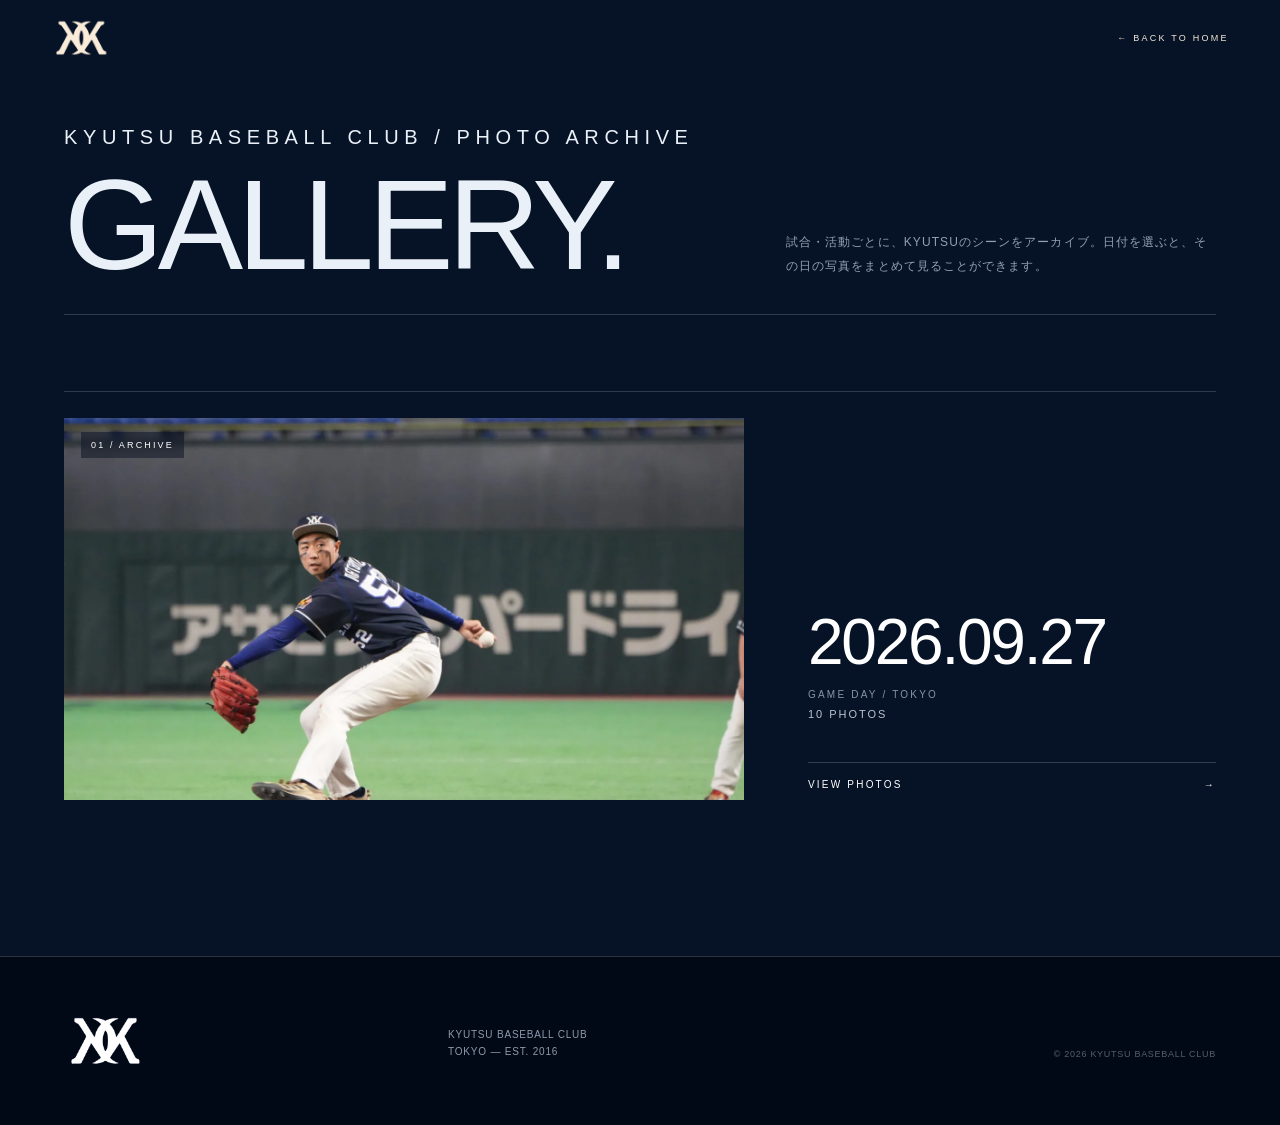
<file: public/gallery.html>
<!doctype html>
<html lang="ja">
<head>
<meta charset="utf-8">
<meta name="viewport" content="width=device-width,initial-scale=1">
<meta name="theme-color" content="#061326">
<title>ギャラリー・活動写真｜球通ベースボールクラブ KYUTSU BC</title><meta name="description" content="球通ベースボールクラブ（KYUTSU BC）の試合や活動の写真を公開。日付別にチームの様子を紹介するフォトギャラリー。">
<link rel="canonical" href="https://kyutsu-bc.jp/gallery.html">
<meta property="og:type" content="website">
<meta property="og:site_name" content="KYUTSU BASEBALL CLUB">
<meta property="og:title" content="ギャラリー・活動写真｜球通ベースボールクラブ KYUTSU BC">
<meta property="og:description" content="球通ベースボールクラブ（KYUTSU BC）の試合や活動の写真を公開。日付別にチームの様子を紹介するフォトギャラリー。">
<meta property="og:url" content="https://kyutsu-bc.jp/gallery.html">
<meta property="og:image" content="https://kyutsu-bc.jp/assets/ogp.jpg">
<meta property="og:image:width" content="1200">
<meta property="og:image:height" content="630">
<meta name="twitter:card" content="summary_large_image">
<meta name="twitter:title" content="ギャラリー・活動写真｜球通ベースボールクラブ KYUTSU BC">
<meta name="twitter:description" content="球通ベースボールクラブ（KYUTSU BC）の試合や活動の写真を公開。日付別にチームの様子を紹介するフォトギャラリー。">
<meta name="twitter:image" content="https://kyutsu-bc.jp/assets/ogp.jpg">
<link rel="icon" href="/favicon.ico" sizes="any">
<link rel="icon" type="image/png" href="/assets/favicon.png">
<link rel="apple-touch-icon" href="/assets/apple-touch-icon.png">
<link rel="stylesheet" href="style.css?v=55">
<style>
.galleryArchive{min-height:100vh;padding:126px 5vw 130px;background:#061326}
.galleryArchiveTop{display:grid;grid-template-columns:1fr minmax(260px,430px);gap:6vw;align-items:end;border-bottom:1px solid rgba(255,255,255,.16);padding-bottom:36px}
.galleryArchiveTop h1{font-size:clamp(68px,10vw,150px);font-weight:500;line-height:.82;letter-spacing:-.045em;margin:24px 0 0}
.galleryArchiveTop p:last-child{margin:0;color:#91a0b4;font-size:12px;line-height:2;letter-spacing:.09em}
.albumList{margin-top:76px}
.albumRow{display:grid;grid-template-columns:1.25fr .75fr;gap:5vw;padding:26px 0;border-top:1px solid rgba(255,255,255,.16);text-decoration:none;color:#fff}
.albumCover{position:relative;overflow:hidden;aspect-ratio:16/9;background:#0a1b36}
.albumCover img{width:100%;height:100%;object-fit:cover;display:block;transition:transform .5s ease}
.albumRow:hover .albumCover img{transform:scale(1.025)}
.albumIndex{position:absolute;left:17px;top:14px;z-index:2;font-size:9px;letter-spacing:.24em;color:#fff;background:rgba(3,13,29,.45);padding:8px 10px;backdrop-filter:blur(5px)}
.albumInfo{display:flex;flex-direction:column;justify-content:flex-end;padding:0 0 10px}
.albumDate{font-size:clamp(38px,5vw,72px);font-weight:500;line-height:.92;letter-spacing:-.035em}
.albumMeta{font-size:10px;letter-spacing:.22em;color:#8594a8;margin-top:18px}
.albumCount{font-size:11px;letter-spacing:.18em;color:#b9c3d0;margin-top:8px}
.albumView{margin-top:42px;display:flex;justify-content:space-between;align-items:center;border-top:1px solid rgba(255,255,255,.18);padding-top:16px;font-size:10px;letter-spacing:.22em}
.emptyAlbums{padding:60px 0;color:#7c8a9d;letter-spacing:.22em}
@media(max-width:720px){
 .galleryArchive{padding:100px 4.5vw 90px}
 .galleryArchiveTop{display:block;padding-bottom:28px}
 .galleryArchiveTop h1{font-size:18vw;margin:20px 0 28px}
 .galleryArchiveTop p:last-child{font-size:11px}
 .albumList{margin-top:48px}
 .albumRow{grid-template-columns:1fr;gap:20px;padding:22px 0 34px}
 .albumCover{aspect-ratio:4/3}
 .albumDate{font-size:12vw}
 .albumInfo{padding:0}
 .albumView{margin-top:28px}
}

/* v47 — consistent light editorial section titles */
.galleryArchiveTop h1,.albumDate{font-family:"Helvetica Neue",Helvetica,Arial,sans-serif!important;font-weight:300!important}
/* Ver.61 / desktop headings match home-page weight and family */
@media (min-width:721px) {
  .galleryArchiveTop h1,.albumDate {font-family:Arial,'Helvetica Neue',sans-serif!important;font-weight:500!important;}
}

/* Ver.62 — mobile detail-page heading weight equals home (500). */
@media (max-width:720px) {
  .galleryArchiveTop h1,.albumDate {font-family:Arial,'Helvetica Neue',sans-serif!important;font-weight:500!important;}
}
</style>
</head>
<body>
<header>
  <a class="mark" href="index.html"><img src="assets/kyutsu-logo.png" alt="KYUTSU"></a>
  <a class="back" href="index.html" style="color:#fff;text-decoration:none;font-size:9px;letter-spacing:.25em">← BACK TO HOME</a>
</header>
<main class="galleryArchive">
  <div class="galleryArchiveTop">
    <div><p class="eyebrow">KYUTSU BASEBALL CLUB / PHOTO ARCHIVE</p><h1>GALLERY.</h1></div>
    <p>試合・活動ごとに、KYUTSUのシーンをアーカイブ。日付を選ぶと、その日の写真をまとめて見ることができます。</p>
  </div>
  <div class="albumList" id="albumList"></div>
</main>
<footer><a class="mark" href="index.html"><img src="assets/kyutsu-logo.png" alt="KYUTSU"></a><p>KYUTSU BASEBALL CLUB<br>TOKYO — EST. 2016</p><p>© 2026 KYUTSU BASEBALL CLUB</p></footer>
<script src="gallery-data.js?v=55"></script>
<script>
const albums=Array.isArray(window.KYUTSU_GALLERY_ALBUMS)?window.KYUTSU_GALLERY_ALBUMS:[];
const root=document.querySelector('#albumList');
if(!albums.length){
  root.innerHTML='<div class="emptyAlbums">PHOTO ARCHIVE COMING SOON.</div>';
}else{
  root.innerHTML=albums.map((a,i)=>`
    <a class="albumRow" href="gallery-detail.html?album=${encodeURIComponent(a.slug)}">
      <div class="albumCover">
        <span class="albumIndex">${String(i+1).padStart(2,'0')} / ARCHIVE</span>
        <img src="${a.cover}" alt="KYUTSU ${a.date}" loading="lazy">
      </div>
      <div class="albumInfo">
        <div class="albumDate">${a.date}</div>
        <div class="albumMeta">${a.label || 'GAME DAY'} / ${a.location || 'TOKYO'}</div>
        <div class="albumCount">${String((a.photos||[]).length).padStart(2,'0')} PHOTOS</div>
        <div class="albumView"><span>VIEW PHOTOS</span><span>→</span></div>
      </div>
    </a>`).join('');
}
</script>
</body>
</html>
</file>
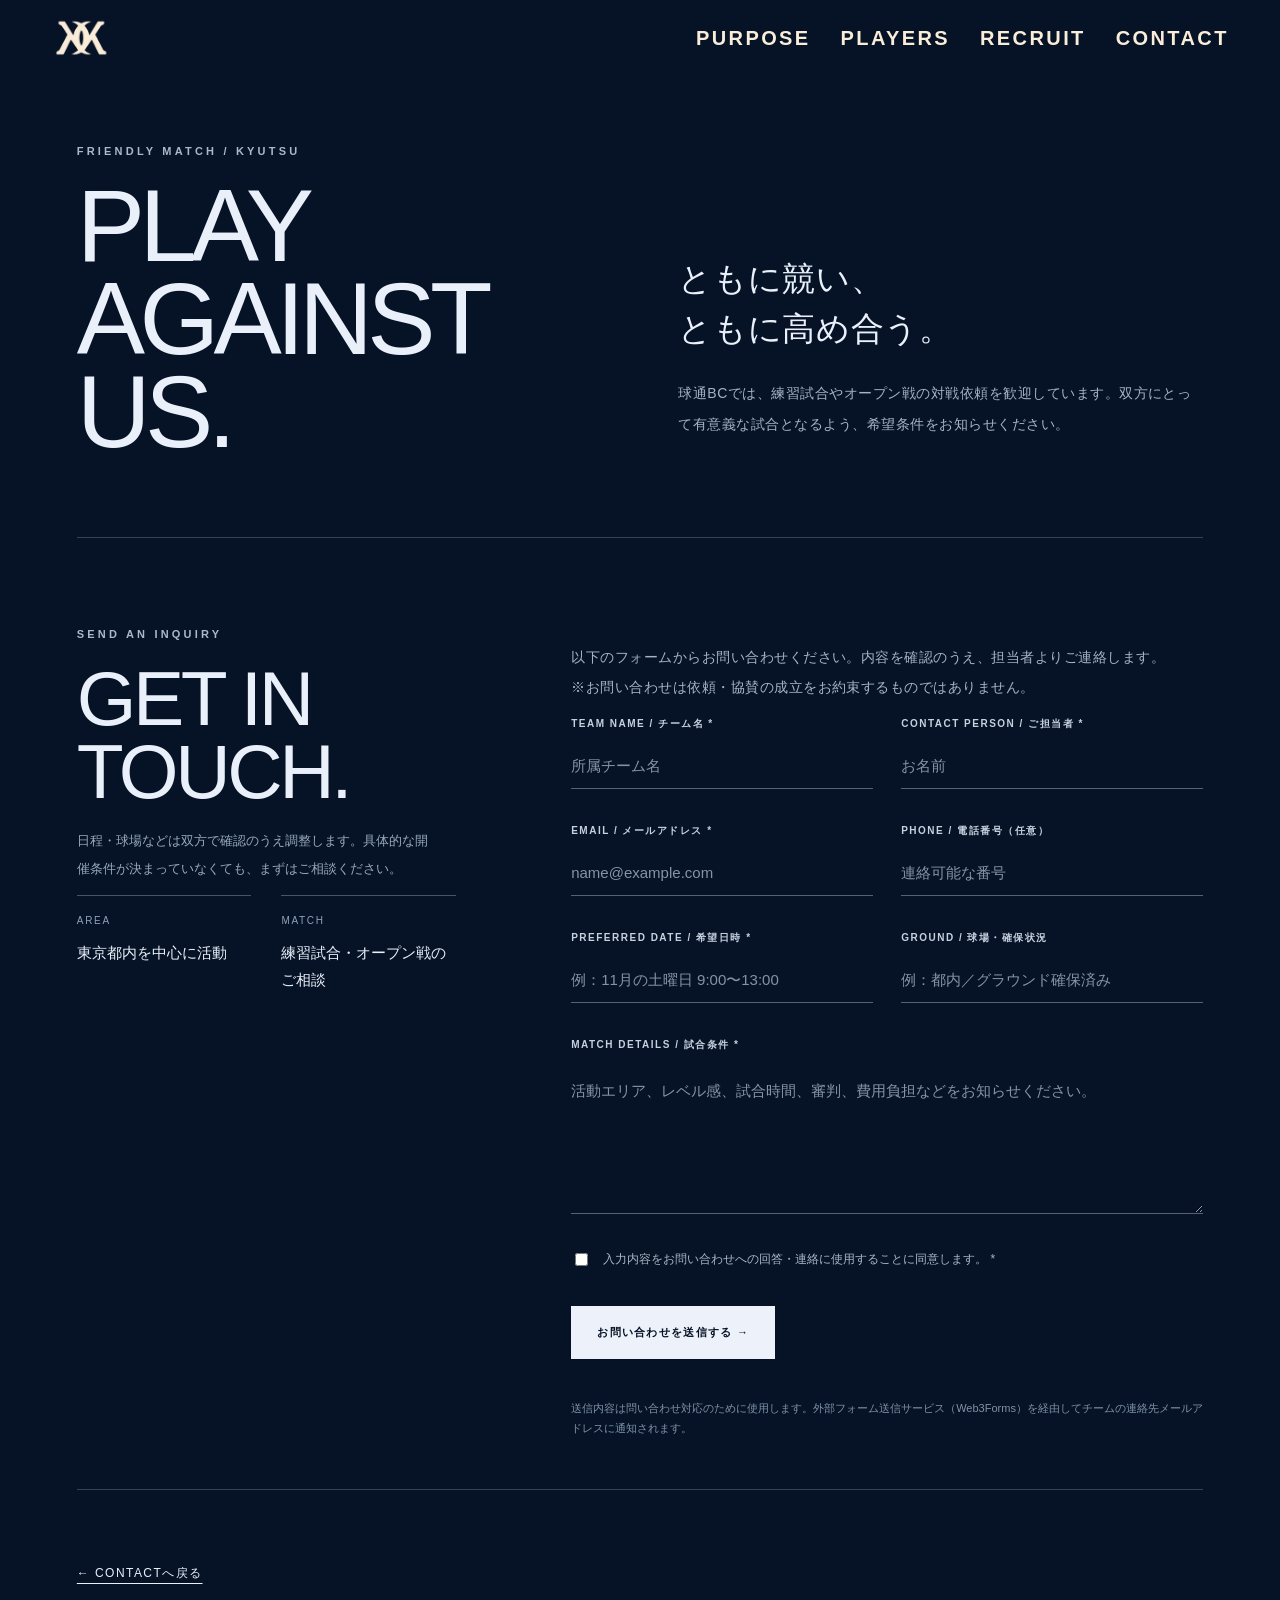
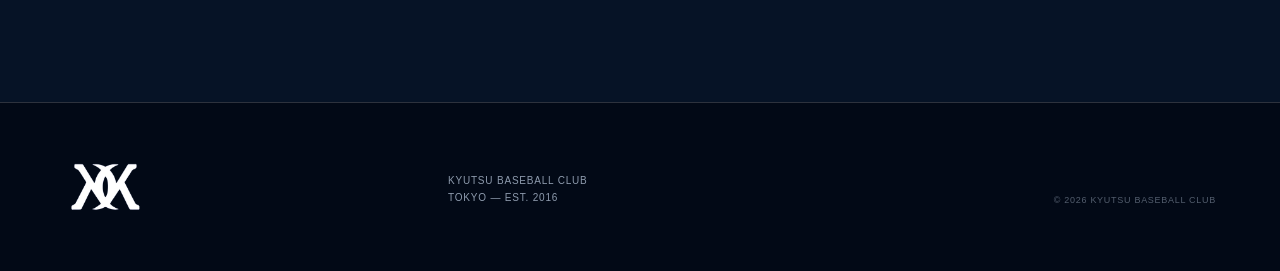
<file: public/match.html>
<!doctype html><html lang="ja"><head><meta charset="utf-8"><meta name="viewport" content="width=device-width, initial-scale=1"><meta name="theme-color" content="#061326"><title>練習試合・対戦依頼｜球通ベースボールクラブ</title><meta name="description" content="球通BCへの練習試合・オープン戦の対戦申し込み。希望日時、球場、試合形式などをご連絡ください。"><link rel="canonical" href="https://kyutsu-bc.jp/match.html"><meta property="og:type" content="website"><meta property="og:site_name" content="KYUTSU BASEBALL CLUB"><meta property="og:title" content="練習試合・対戦依頼｜球通ベースボールクラブ"><meta property="og:description" content="球通BCへの練習試合・オープン戦の対戦申し込み。希望日時、球場、試合形式などをご連絡ください。"><meta property="og:url" content="https://kyutsu-bc.jp/match.html"><meta property="og:image" content="https://kyutsu-bc.jp/assets/ogp.jpg"><link rel="icon" href="/favicon.ico" sizes="any"><link rel="icon" type="image/png" href="/assets/favicon.png"><link rel="apple-touch-icon" href="/assets/apple-touch-icon.png"><link rel="stylesheet" href="style.css?v=55"><link rel="stylesheet" href="contact.css?v=1"></head><body><header><a class="mark" href="index.html" aria-label="KYUTSU home"><img src="assets/kyutsu-logo.png" alt="KYUTSU"></a><nav><a href="purpose.html">PURPOSE</a><a href="players.html">PLAYERS</a><a href="application.html">RECRUIT</a><a href="contact.html">CONTACT</a></nav><a class="menu" href="index.html">BACK</a></header><main class="contact-page"><section class="contact-hero"><div><p class="contact-kicker">FRIENDLY MATCH / KYUTSU</p><h1 class="contact-title">PLAY<br>AGAINST US.</h1></div><div class="contact-lead"><h2>ともに競い、<br>ともに高め合う。</h2><p>球通BCでは、練習試合やオープン戦の対戦依頼を歓迎しています。双方にとって有意義な試合となるよう、希望条件をお知らせください。</p></div></section><section class="contact-body"><div><p class="contact-kicker">SEND AN INQUIRY</p><h2>GET IN<br>TOUCH.</h2><p class="aside">日程・球場などは双方で確認のうえ調整します。具体的な開催条件が決まっていなくても、まずはご相談ください。</p><div class="contact-facts"><div class="contact-fact"><small>AREA</small><p>東京都内を中心に活動</p></div><div class="contact-fact"><small>MATCH</small><p>練習試合・オープン戦のご相談</p></div></div></div><div><p class="contact-text">以下のフォームからお問い合わせください。内容を確認のうえ、担当者よりご連絡します。<br>※お問い合わせは依頼・協賛の成立をお約束するものではありません。</p><form class="contact-form" data-kyutsu-contact-form="match"><div class="contact-field"><label for="contact-team">TEAM NAME / チーム名 *</label><input id="contact-team" name="team" type="text" maxlength="200" placeholder="所属チーム名" required></div><div class="contact-field"><label for="contact-name">CONTACT PERSON / ご担当者 *</label><input id="contact-name" name="name" type="text" maxlength="200" placeholder="お名前" required></div><div class="contact-field"><label for="contact-email">EMAIL / メールアドレス *</label><input id="contact-email" name="email" type="email" maxlength="200" placeholder="name@example.com" required></div><div class="contact-field"><label for="contact-phone">PHONE / 電話番号（任意）</label><input id="contact-phone" name="phone" type="tel" maxlength="200" placeholder="連絡可能な番号"></div><div class="contact-field"><label for="contact-dates">PREFERRED DATE / 希望日時 *</label><input id="contact-dates" name="dates" type="text" maxlength="200" placeholder="例：11月の土曜日 9:00〜13:00" required></div><div class="contact-field"><label for="contact-ground">GROUND / 球場・確保状況</label><input id="contact-ground" name="ground" type="text" maxlength="200" placeholder="例：都内／グラウンド確保済み"></div><div class="contact-field wide"><label for="contact-format">MATCH DETAILS / 試合条件 *</label><textarea id="contact-format" name="format" maxlength="3000" placeholder="活動エリア、レベル感、試合時間、審判、費用負担などをお知らせください。" required></textarea></div><label class="contact-consent"><input type="checkbox" name="consent" required><span>入力内容をお問い合わせへの回答・連絡に使用することに同意します。 *</span></label><div class="contact-hp" aria-hidden="true"><label>Website<input name="website" tabindex="-1" autocomplete="off"></label></div><div class="contact-submit"><button type="submit">お問い合わせを送信する →</button><span class="contact-status" data-contact-status role="status" aria-live="polite"></span></div></form><p class="contact-privacy">送信内容は問い合わせ対応のために使用します。外部フォーム送信サービス（Web3Forms）を経由してチームの連絡先メールアドレスに通知されます。</p></div></section><div class="contact-divider"></div><a href="contact.html" class="contact-back">← CONTACTへ戻る</a></main><footer><a class="mark" href="index.html"><img src="assets/kyutsu-logo.png" alt="KYUTSU"></a><p>KYUTSU BASEBALL CLUB<br>TOKYO — EST. 2016</p><p>© 2026 KYUTSU BASEBALL CLUB</p></footer><script src="contact.js?v=1" defer></script></body></html>
</file>
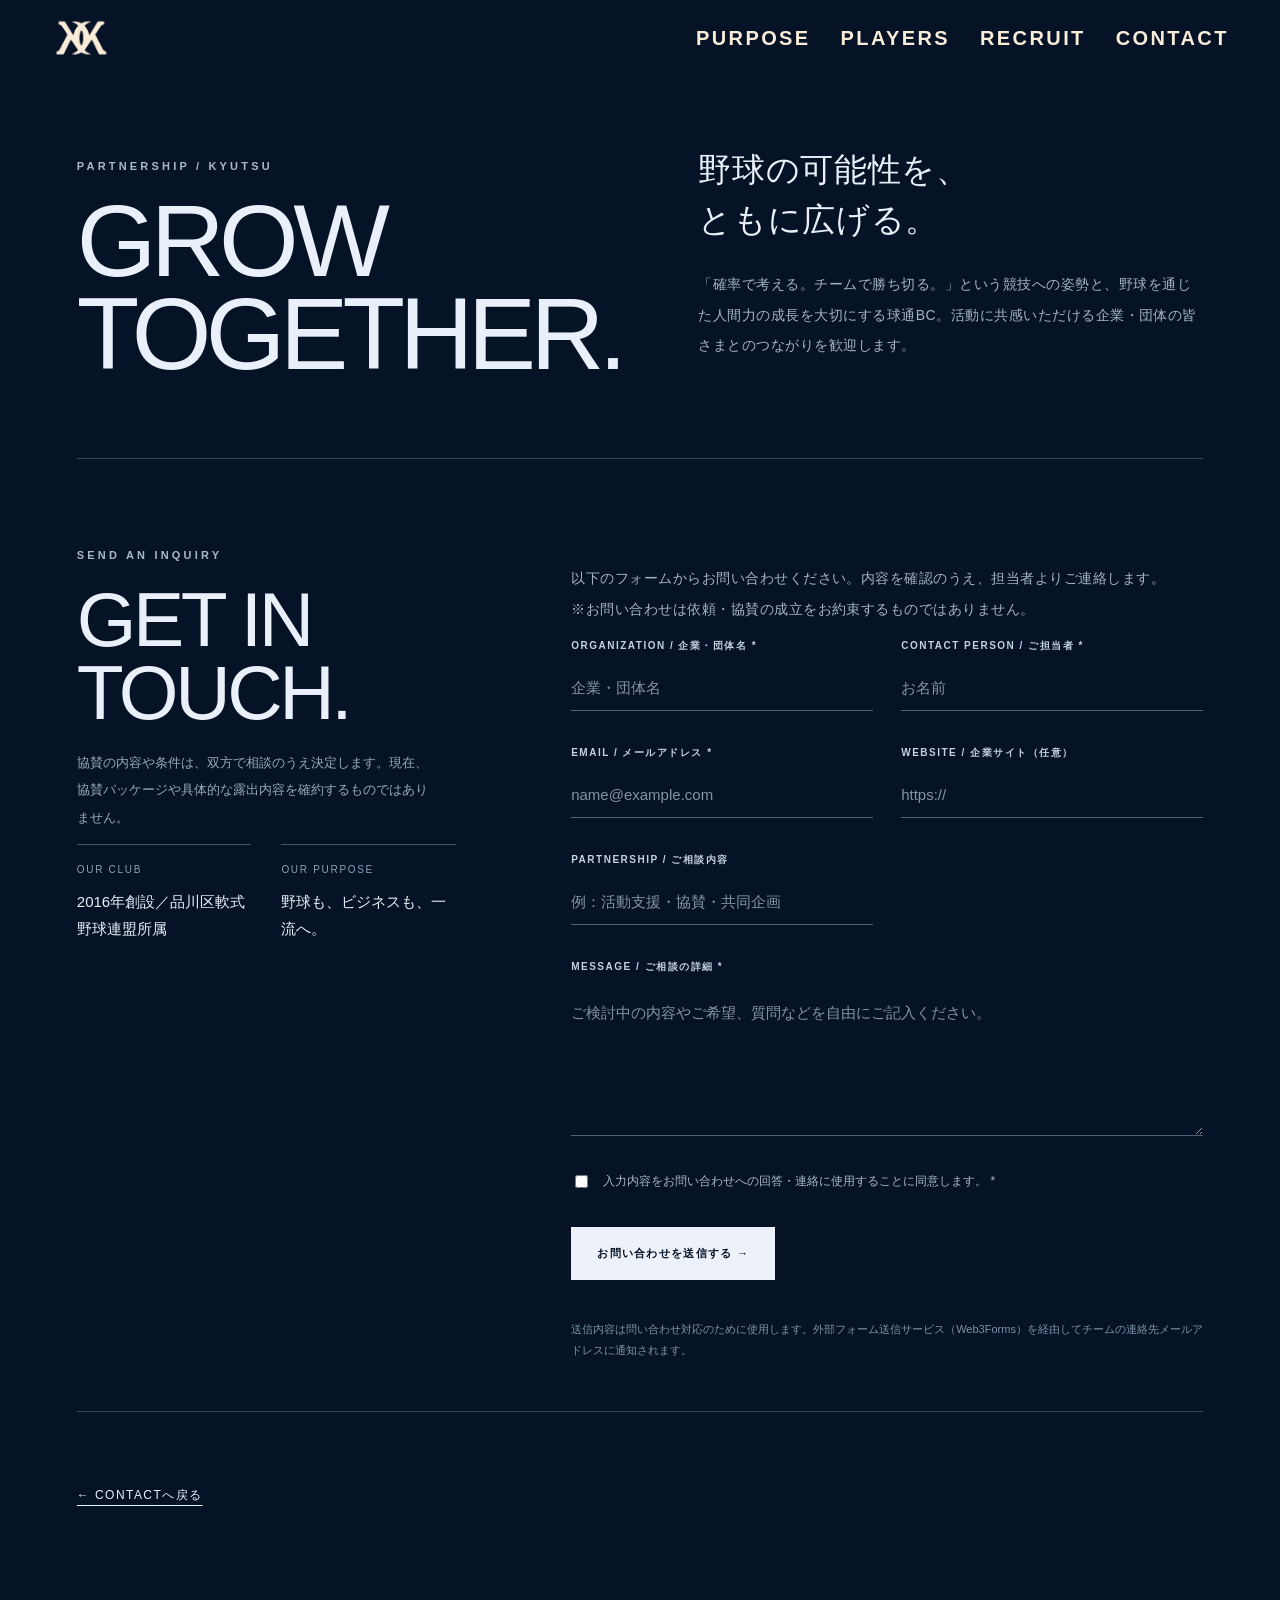
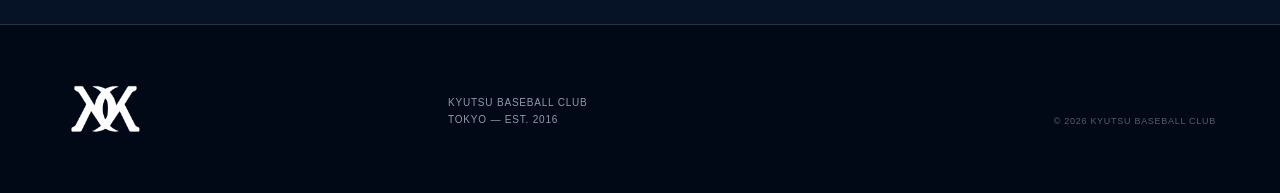
<file: public/partners.html>
<!doctype html><html lang="ja"><head><meta charset="utf-8"><meta name="viewport" content="width=device-width, initial-scale=1"><meta name="theme-color" content="#061326"><title>スポンサー・協賛のご相談｜球通ベースボールクラブ</title><meta name="description" content="球通BCの活動を応援いただける企業・団体の皆さまへ。スポンサー・協賛、共同企画についてご相談ください。"><link rel="canonical" href="https://kyutsu-bc.jp/partners.html"><meta property="og:type" content="website"><meta property="og:site_name" content="KYUTSU BASEBALL CLUB"><meta property="og:title" content="スポンサー・協賛のご相談｜球通ベースボールクラブ"><meta property="og:description" content="球通BCの活動を応援いただける企業・団体の皆さまへ。スポンサー・協賛、共同企画についてご相談ください。"><meta property="og:url" content="https://kyutsu-bc.jp/partners.html"><meta property="og:image" content="https://kyutsu-bc.jp/assets/ogp.jpg"><link rel="icon" href="/favicon.ico" sizes="any"><link rel="icon" type="image/png" href="/assets/favicon.png"><link rel="apple-touch-icon" href="/assets/apple-touch-icon.png"><link rel="stylesheet" href="style.css?v=55"><link rel="stylesheet" href="contact.css?v=1"></head><body><header><a class="mark" href="index.html" aria-label="KYUTSU home"><img src="assets/kyutsu-logo.png" alt="KYUTSU"></a><nav><a href="purpose.html">PURPOSE</a><a href="players.html">PLAYERS</a><a href="application.html">RECRUIT</a><a href="contact.html">CONTACT</a></nav><a class="menu" href="index.html">BACK</a></header><main class="contact-page"><section class="contact-hero"><div><p class="contact-kicker">PARTNERSHIP / KYUTSU</p><h1 class="contact-title">GROW<br>TOGETHER.</h1></div><div class="contact-lead"><h2>野球の可能性を、<br>ともに広げる。</h2><p>「確率で考える。チームで勝ち切る。」という競技への姿勢と、野球を通じた人間力の成長を大切にする球通BC。活動に共感いただける企業・団体の皆さまとのつながりを歓迎します。</p></div></section><section class="contact-body"><div><p class="contact-kicker">SEND AN INQUIRY</p><h2>GET IN<br>TOUCH.</h2><p class="aside">協賛の内容や条件は、双方で相談のうえ決定します。現在、協賛パッケージや具体的な露出内容を確約するものではありません。</p><div class="contact-facts"><div class="contact-fact"><small>OUR CLUB</small><p>2016年創設／品川区軟式野球連盟所属</p></div><div class="contact-fact"><small>OUR PURPOSE</small><p>野球も、ビジネスも、一流へ。</p></div></div></div><div><p class="contact-text">以下のフォームからお問い合わせください。内容を確認のうえ、担当者よりご連絡します。<br>※お問い合わせは依頼・協賛の成立をお約束するものではありません。</p><form class="contact-form" data-kyutsu-contact-form="partners"><div class="contact-field"><label for="contact-company">ORGANIZATION / 企業・団体名 *</label><input id="contact-company" name="company" type="text" maxlength="200" placeholder="企業・団体名" required></div><div class="contact-field"><label for="contact-name">CONTACT PERSON / ご担当者 *</label><input id="contact-name" name="name" type="text" maxlength="200" placeholder="お名前" required></div><div class="contact-field"><label for="contact-email">EMAIL / メールアドレス *</label><input id="contact-email" name="email" type="email" maxlength="200" placeholder="name@example.com" required></div><div class="contact-field"><label for="contact-websiteUrl">WEBSITE / 企業サイト（任意）</label><input id="contact-websiteUrl" name="websiteUrl" type="url" maxlength="200" placeholder="https://"></div><div class="contact-field"><label for="contact-interest">PARTNERSHIP / ご相談内容</label><input id="contact-interest" name="interest" type="text" maxlength="200" placeholder="例：活動支援・協賛・共同企画"></div><div class="contact-field wide"><label for="contact-message">MESSAGE / ご相談の詳細 *</label><textarea id="contact-message" name="message" maxlength="3000" placeholder="ご検討中の内容やご希望、質問などを自由にご記入ください。" required></textarea></div><label class="contact-consent"><input type="checkbox" name="consent" required><span>入力内容をお問い合わせへの回答・連絡に使用することに同意します。 *</span></label><div class="contact-hp" aria-hidden="true"><label>Website<input name="website" tabindex="-1" autocomplete="off"></label></div><div class="contact-submit"><button type="submit">お問い合わせを送信する →</button><span class="contact-status" data-contact-status role="status" aria-live="polite"></span></div></form><p class="contact-privacy">送信内容は問い合わせ対応のために使用します。外部フォーム送信サービス（Web3Forms）を経由してチームの連絡先メールアドレスに通知されます。</p></div></section><div class="contact-divider"></div><a href="contact.html" class="contact-back">← CONTACTへ戻る</a></main><footer><a class="mark" href="index.html"><img src="assets/kyutsu-logo.png" alt="KYUTSU"></a><p>KYUTSU BASEBALL CLUB<br>TOKYO — EST. 2016</p><p>© 2026 KYUTSU BASEBALL CLUB</p></footer><script src="contact.js?v=1" defer></script></body></html>
</file>
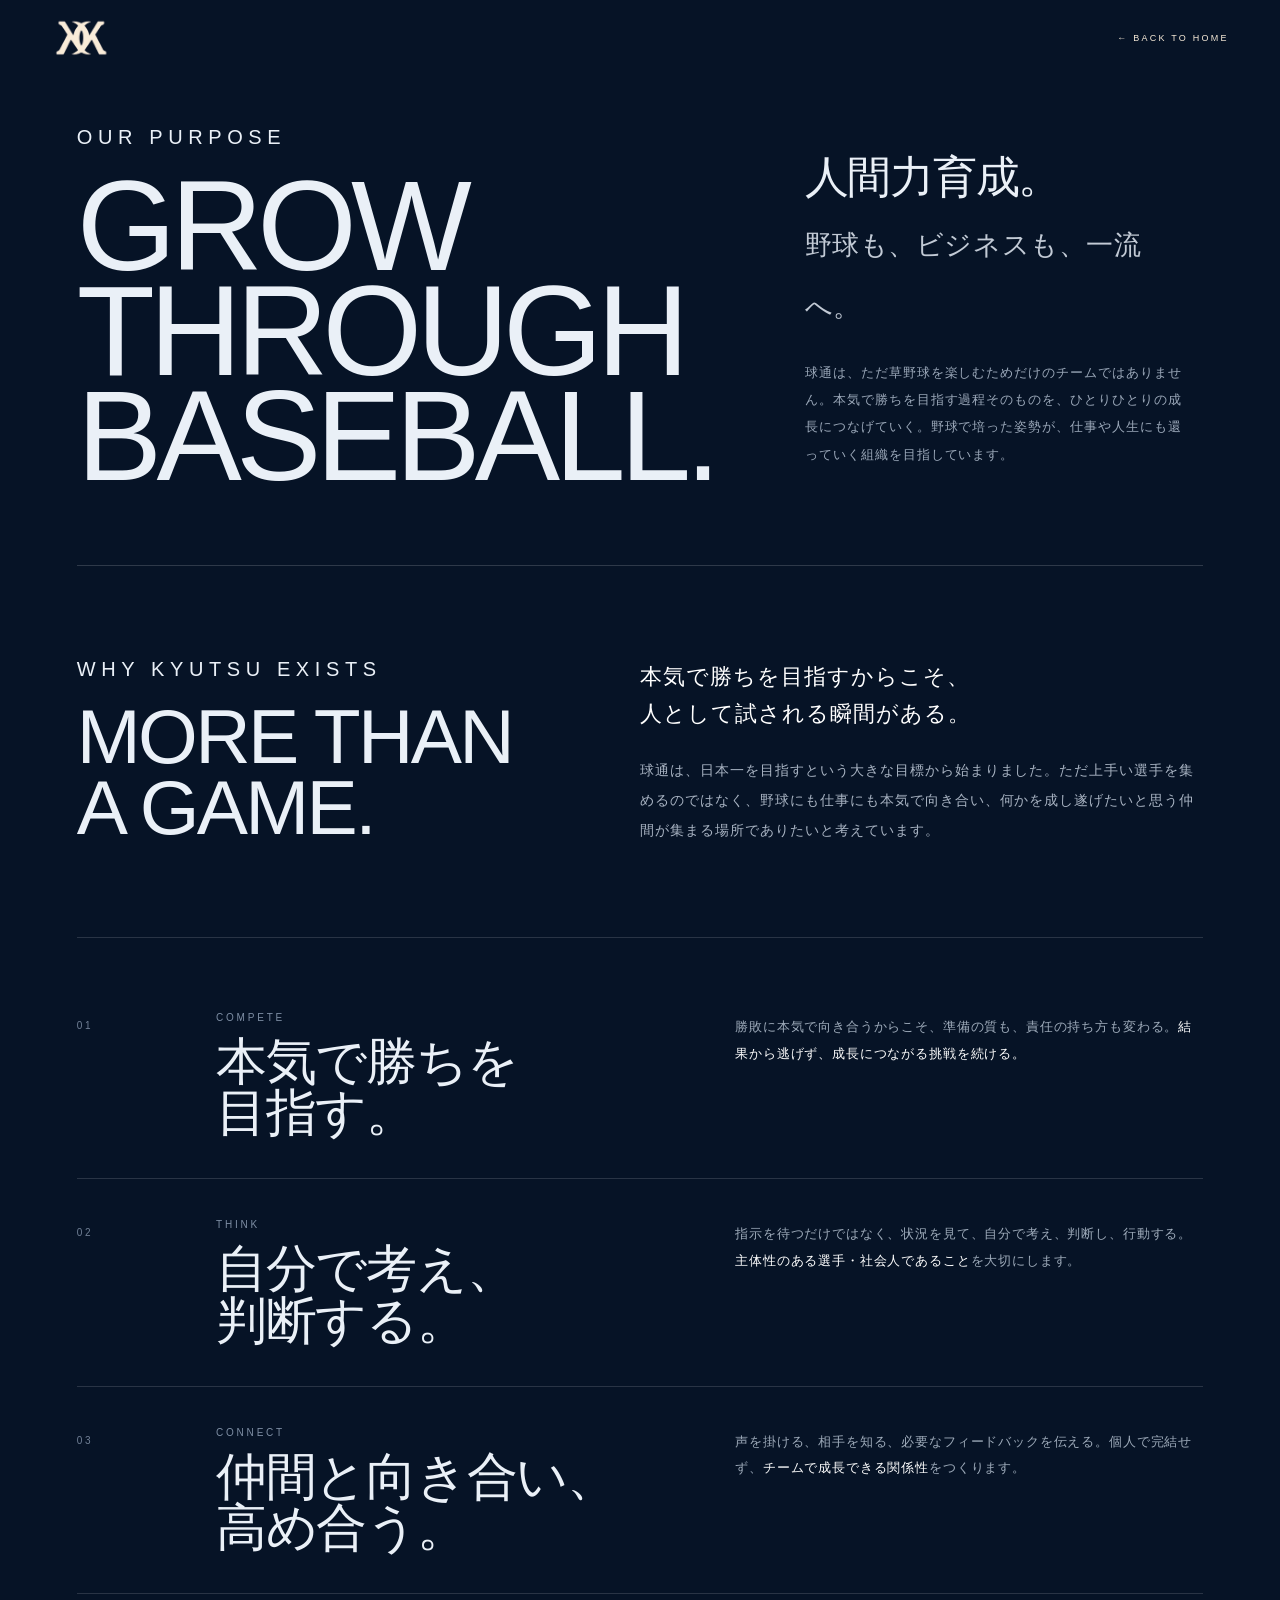
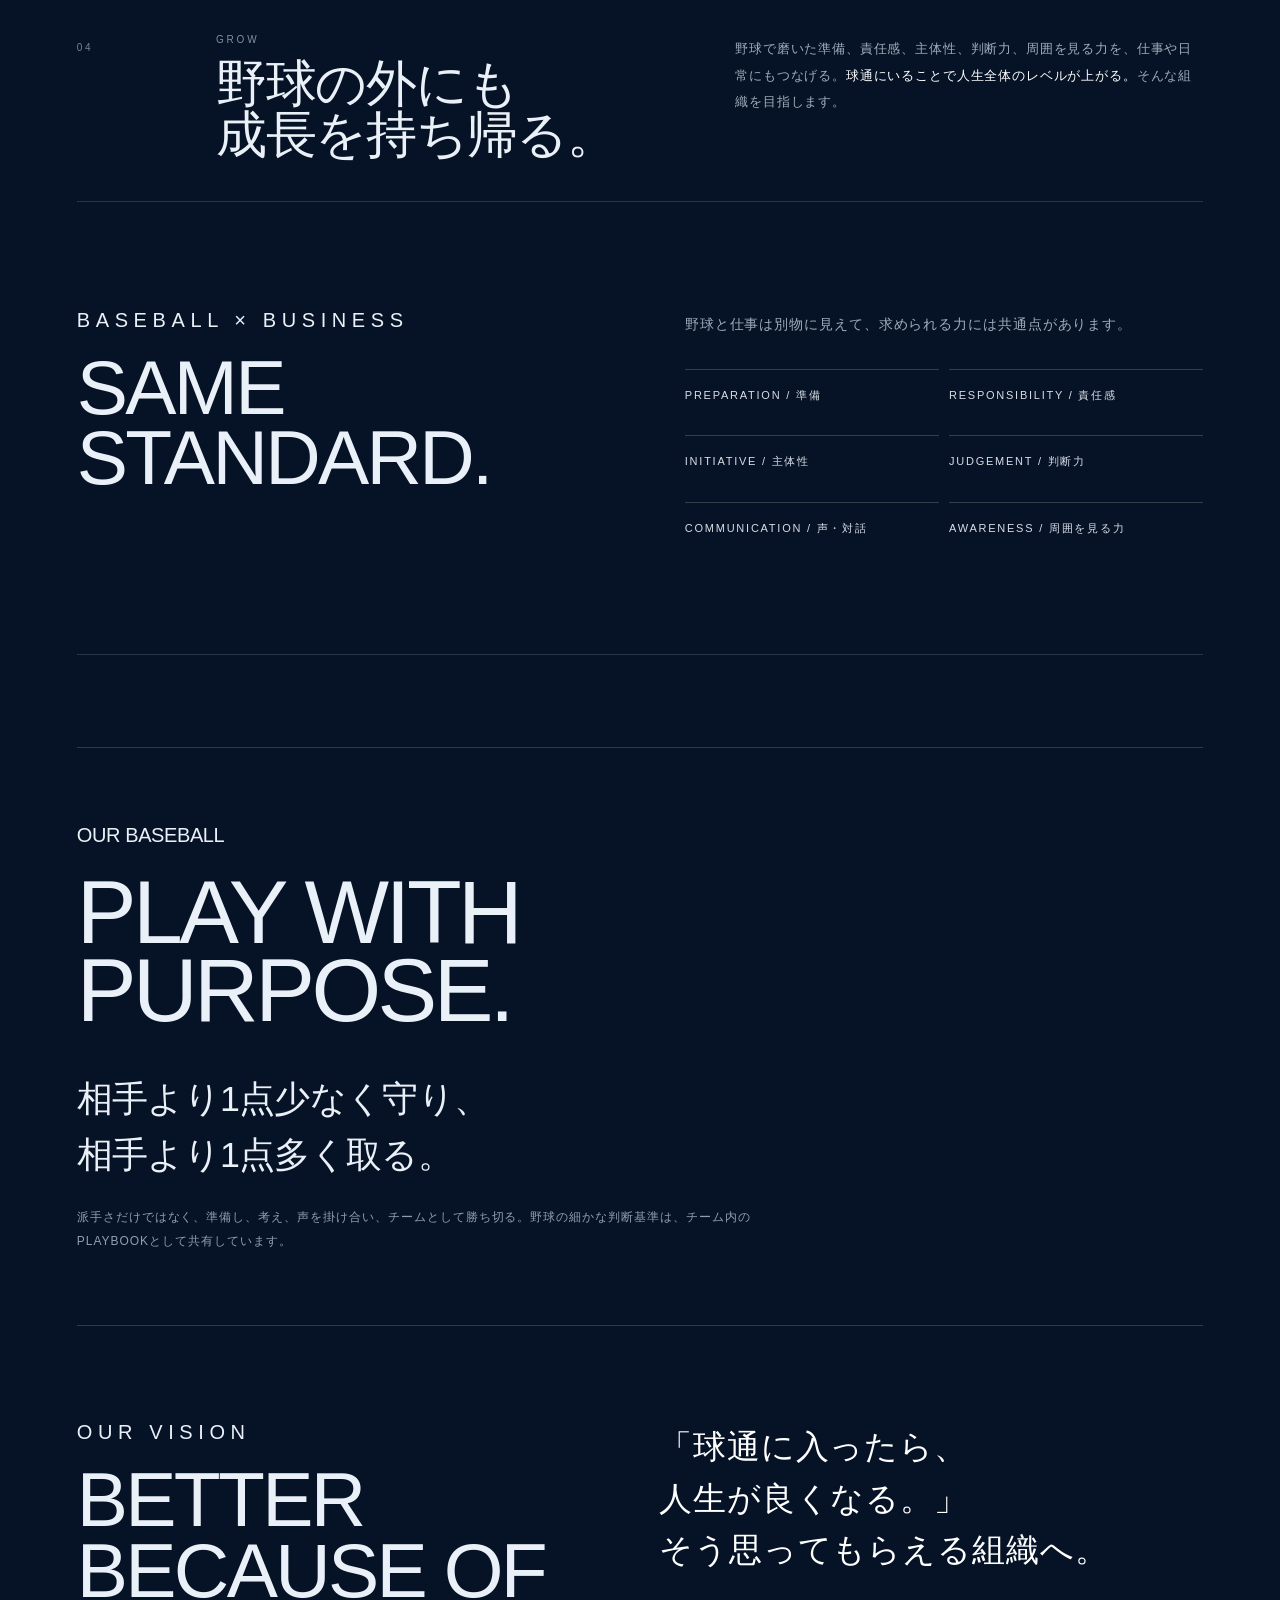
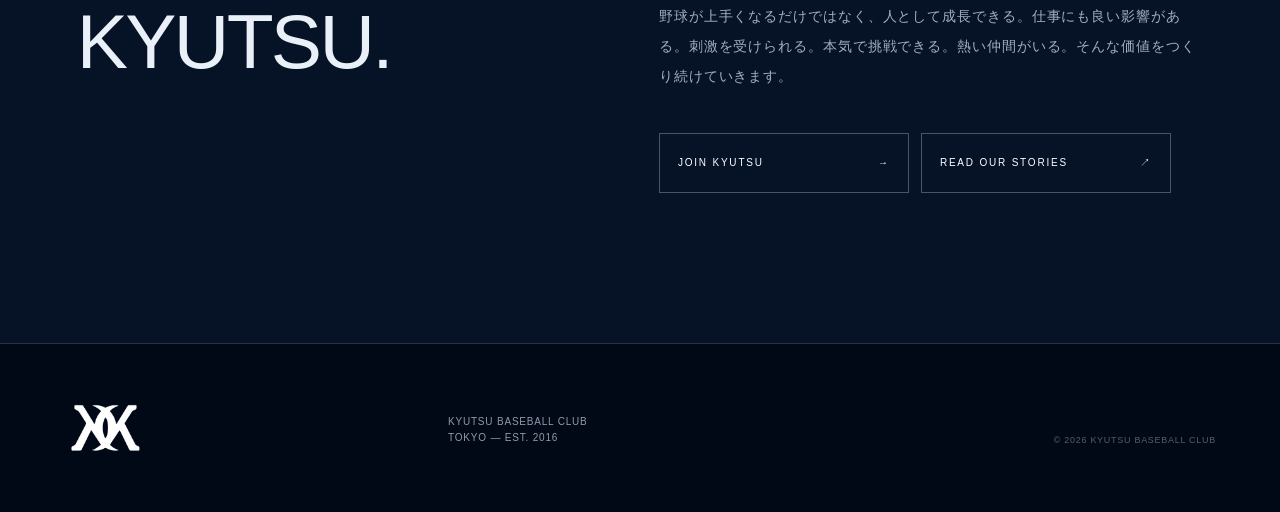
<file: public/purpose.html>
<!doctype html>
<html lang="ja">
<head>
<meta charset="utf-8">
<meta name="viewport" content="width=device-width,initial-scale=1">
<meta name="theme-color" content="#061326">
<title>チーム理念・目的｜球通ベースボールクラブ KYUTSU BC</title><meta name="description" content="球通ベースボールクラブの理念と目的。確率で考え、チームで勝ち切る野球と、野球を通じた人間力の成長を目指すチームの方針を紹介。">
<link rel="canonical" href="https://kyutsu-bc.jp/purpose.html">
<meta property="og:type" content="website">
<meta property="og:site_name" content="KYUTSU BASEBALL CLUB">
<meta property="og:title" content="チーム理念・目的｜球通ベースボールクラブ KYUTSU BC">
<meta property="og:description" content="球通ベースボールクラブの理念と目的。確率で考え、チームで勝ち切る野球と、野球を通じた人間力の成長を目指すチームの方針を紹介。">
<meta property="og:url" content="https://kyutsu-bc.jp/purpose.html">
<meta property="og:image" content="https://kyutsu-bc.jp/assets/ogp.jpg">
<meta property="og:image:width" content="1200">
<meta property="og:image:height" content="630">
<meta name="twitter:card" content="summary_large_image">
<meta name="twitter:title" content="チーム理念・目的｜球通ベースボールクラブ KYUTSU BC">
<meta name="twitter:description" content="球通ベースボールクラブの理念と目的。確率で考え、チームで勝ち切る野球と、野球を通じた人間力の成長を目指すチームの方針を紹介。">
<meta name="twitter:image" content="https://kyutsu-bc.jp/assets/ogp.jpg">
<link rel="icon" href="/favicon.ico" sizes="any">
<link rel="icon" type="image/png" href="/assets/favicon.png">
<link rel="apple-touch-icon" href="/assets/apple-touch-icon.png">
<link rel="stylesheet" href="style.css?v=55">
<style>
.purposePage{min-height:100vh;background:#061326;padding:126px 6vw 130px}
.purposeHero{display:grid;grid-template-columns:1.05fr .95fr;gap:7vw;align-items:end;padding-bottom:76px;border-bottom:1px solid rgba(255,255,255,.16)}
.purposeHero h1{font-size:clamp(68px,10vw,148px);font-weight:500;line-height:.82;letter-spacing:-.045em;margin:25px 0 0}
.purposeHeroRight{padding-bottom:8px}
.purposeHeroStatement{font-size:clamp(30px,3.4vw,52px);line-height:1.42;letter-spacing:-.03em;margin:0 0 26px}
.purposeHeroStatement span{font-size:.62em;letter-spacing:.02em;color:#c2cad5}
.purposeHeroRight>p:last-child{font-size:13px;line-height:2.1;letter-spacing:.075em;color:#9ba8b9;max-width:620px}
.origin{display:grid;grid-template-columns:.9fr 1.1fr;gap:8vw;padding:92px 0;border-bottom:1px solid rgba(255,255,255,.14)}
.origin h2,.why h2,.vision h2{font-size:clamp(42px,6vw,88px);font-weight:500;line-height:.92;letter-spacing:-.035em;margin:20px 0 0}
.originCopy{font-size:14px;line-height:2.15;letter-spacing:.07em;color:#a8b3c2}
.originCopy strong{display:block;color:#fff;font-size:22px;line-height:1.7;margin-bottom:22px;font-weight:500}
.values{padding:34px 0 12px}
.valueRow{display:grid;grid-template-columns:88px 1fr 1fr;gap:4vw;align-items:start;padding:40px 0;border-bottom:1px solid rgba(255,255,255,.14)}
.valueNo{font-size:10px;letter-spacing:.27em;color:#718096;padding-top:8px}
.valueTitle span{display:block;font-size:10px;letter-spacing:.28em;color:#7f8fa5;margin-bottom:13px}
.valueTitle h3{font-size:clamp(30px,4vw,62px);font-weight:500;line-height:1;letter-spacing:-.025em;margin:0}
.valueBody{font-size:13px;line-height:2.05;letter-spacing:.065em;color:#9eabba;padding-top:2px}
.valueBody b{color:#fff;font-weight:500}
.why{display:grid;grid-template-columns:1fr 1fr;gap:7vw;padding:95px 0;border-bottom:1px solid rgba(255,255,255,.14)}
.whyCopy{font-size:14px;line-height:2.15;letter-spacing:.065em;color:#9eabba}
.whyCopy p{margin:0 0 22px}
.skillGrid{display:grid;grid-template-columns:repeat(2,minmax(0,1fr));gap:10px;margin-top:30px}
.skillGrid span{border-top:1px solid rgba(255,255,255,.18);padding:14px 0 18px;font-size:11px;letter-spacing:.16em;color:#d7dde6}
.baseballPhilosophy{margin-top:92px;padding:72px 0;border-top:1px solid rgba(255,255,255,.16);border-bottom:1px solid rgba(255,255,255,.16)}
.baseballPhilosophy h2{font-size:clamp(48px,7vw,104px);font-weight:500;line-height:.88;letter-spacing:-.04em;margin:22px 0 42px}
.baseballPhilosophy p{font-size:clamp(22px,2.8vw,42px);line-height:1.55;letter-spacing:-.02em;margin:0 0 22px}
.baseballPhilosophy small{display:block;max-width:720px;font-size:12px;line-height:2;letter-spacing:.08em;color:#8f9eb1}
.vision{display:grid;grid-template-columns:.95fr 1.05fr;gap:7vw;padding:95px 0 20px}
.visionCopy{font-size:14px;line-height:2.15;letter-spacing:.065em;color:#a2afbf}
.visionCopy strong{display:block;color:#fff;font-size:clamp(23px,2.6vw,38px);font-weight:500;line-height:1.55;margin-bottom:25px}
.purposeLinks{display:flex;flex-wrap:wrap;gap:12px;margin-top:42px}
.purposeLinks a{display:flex;justify-content:space-between;gap:30px;min-width:250px;padding:18px;border:1px solid rgba(255,255,255,.28);color:#fff;text-decoration:none;font-size:10px;letter-spacing:.18em}
@media(max-width:720px){
 .purposePage{padding:100px 4.5vw 90px}
 .purposeHero{display:block;padding-bottom:52px}
 .purposeHero h1{font-size:18vw;margin:20px 0 40px}
 .purposeHeroStatement{font-size:8vw}
 .purposeHeroStatement span{font-size:.58em}
 .purposeHeroRight>p:last-child{font-size:12px}
 .origin,.why,.vision{grid-template-columns:1fr;gap:38px;padding:68px 0}
 .origin h2,.why h2,.vision h2{font-size:13vw}
 .originCopy,.whyCopy,.visionCopy{font-size:12px}
 .valueRow{grid-template-columns:42px 1fr;gap:15px;padding:34px 0}
 .valueTitle h3{font-size:10vw}
 .valueBody{grid-column:2;font-size:12px}
 .skillGrid{grid-template-columns:1fr 1fr}
 .baseballPhilosophy{margin-top:68px;padding:58px 0}
 .baseballPhilosophy h2{font-size:14vw}
 .baseballPhilosophy p{font-size:6.8vw}
 .purposeLinks{display:grid;grid-template-columns:1fr}
 .purposeLinks a{min-width:0}
}

/* v47 — heading hierarchy and SP line breaks */
.purposeHero h1,.origin h2,.why h2,.vision h2,.baseballPhilosophy h2,.valueTitle h3{font-family:'Helvetica Neue',Helvetica,Arial,sans-serif;font-weight:300!important}
@media(max-width:720px){
 .purposePage{padding-top:135px}
 .purposeHero h1{font-size:clamp(42px,14vw,80px)!important;line-height:.93!important;letter-spacing:-.055em!important;overflow-wrap:normal}
 .valueTitle h3{font-size:clamp(25px,7.4vw,39px)!important;line-height:1.34!important;letter-spacing:-.035em!important;word-break:keep-all;overflow-wrap:normal}
 .valueRow{grid-template-columns:34px minmax(0,1fr)!important;gap:12px!important}
 .valueBody{grid-column:2!important}
 .visionCopy strong{font-size:clamp(19px,5.4vw,27px)!important;line-height:1.65!important;letter-spacing:-.04em!important;word-break:keep-all;overflow-wrap:normal}
 .vision h2{font-size:clamp(43px,11vw,68px)!important;line-height:1.05!important;letter-spacing:-.06em!important}
 .baseballPhilosophy h2{font-size:clamp(44px,12vw,76px)!important;line-height:1.03!important}
}
/* Ver.61 / desktop headings match home-page weight and family */
@media (min-width:721px) {
  .purposeHero h1,.origin h2,.why h2,.vision h2,.baseballPhilosophy h2,.valueTitle h3 {font-family:Arial,'Helvetica Neue',sans-serif!important;font-weight:500!important;}
}

/* Ver.62 — mobile detail-page heading weight equals home (500). */
@media (max-width:720px) {
  .purposeHero h1,.origin h2,.why h2,.vision h2,.baseballPhilosophy h2,.valueTitle h3 {font-family:Arial,'Helvetica Neue',sans-serif!important;font-weight:500!important;}
}
</style>
</head>
<body>
<header>
  <a class="mark" href="index.html"><img src="assets/kyutsu-logo.png" alt="KYUTSU"></a>
  <a href="index.html" style="color:#fff;text-decoration:none;font-size:9px;letter-spacing:.25em">← BACK TO HOME</a>
</header>

<main class="purposePage">
  <section class="purposeHero">
    <div>
      <p class="eyebrow">OUR PURPOSE</p>
      <h1>GROW<br>THROUGH<br>BASEBALL.</h1>
    </div>
    <div class="purposeHeroRight">
      <p class="purposeHeroStatement">人間力育成。<br><span>野球も、ビジネスも、一流へ。</span></p>
      <p>球通は、ただ草野球を楽しむためだけのチームではありません。本気で勝ちを目指す過程そのものを、ひとりひとりの成長につなげていく。野球で培った姿勢が、仕事や人生にも還っていく組織を目指しています。</p>
    </div>
  </section>

  <section class="origin">
    <div>
      <p class="eyebrow">WHY KYUTSU EXISTS</p>
      <h2>MORE THAN<br>A GAME.</h2>
    </div>
    <div class="originCopy">
      <strong>本気で勝ちを目指すからこそ、<br>人として試される瞬間がある。</strong>
      球通は、日本一を目指すという大きな目標から始まりました。ただ上手い選手を集めるのではなく、野球にも仕事にも本気で向き合い、何かを成し遂げたいと思う仲間が集まる場所でありたいと考えています。
    </div>
  </section>

  <section class="values">
    <article class="valueRow">
      <div class="valueNo">01</div>
      <div class="valueTitle"><span>COMPETE</span><h3>本気で勝ちを<br>目指す。</h3></div>
      <div class="valueBody">勝敗に本気で向き合うからこそ、準備の質も、責任の持ち方も変わる。<b>結果から逃げず、成長につながる挑戦を続ける。</b></div>
    </article>
    <article class="valueRow">
      <div class="valueNo">02</div>
      <div class="valueTitle"><span>THINK</span><h3>自分で考え、<br>判断する。</h3></div>
      <div class="valueBody">指示を待つだけではなく、状況を見て、自分で考え、判断し、行動する。<b>主体性のある選手・社会人であること</b>を大切にします。</div>
    </article>
    <article class="valueRow">
      <div class="valueNo">03</div>
      <div class="valueTitle"><span>CONNECT</span><h3>仲間と向き合い、<br>高め合う。</h3></div>
      <div class="valueBody">声を掛ける、相手を知る、必要なフィードバックを伝える。個人で完結せず、<b>チームで成長できる関係性</b>をつくります。</div>
    </article>
    <article class="valueRow">
      <div class="valueNo">04</div>
      <div class="valueTitle"><span>GROW</span><h3>野球の外にも<br>成長を持ち帰る。</h3></div>
      <div class="valueBody">野球で磨いた準備、責任感、主体性、判断力、周囲を見る力を、仕事や日常にもつなげる。<b>球通にいることで人生全体のレベルが上がる。</b>そんな組織を目指します。</div>
    </article>
  </section>

  <section class="why">
    <div>
      <p class="eyebrow">BASEBALL × BUSINESS</p>
      <h2>SAME<br>STANDARD.</h2>
    </div>
    <div class="whyCopy">
      <p>野球と仕事は別物に見えて、求められる力には共通点があります。</p>
      <div class="skillGrid">
        <span>PREPARATION / 準備</span>
        <span>RESPONSIBILITY / 責任感</span>
        <span>INITIATIVE / 主体性</span>
        <span>JUDGEMENT / 判断力</span>
        <span>COMMUNICATION / 声・対話</span>
        <span>AWARENESS / 周囲を見る力</span>
      </div>
    </div>
  </section>

  <section class="baseballPhilosophy">
    <p class="eyebrow">OUR BASEBALL</p>
    <h2>PLAY WITH<br>PURPOSE.</h2>
    <p>相手より1点少なく守り、<br>相手より1点多く取る。</p>
    <small>派手さだけではなく、準備し、考え、声を掛け合い、チームとして勝ち切る。野球の細かな判断基準は、チーム内のPLAYBOOKとして共有しています。</small>
  </section>

  <section class="vision">
    <div>
      <p class="eyebrow">OUR VISION</p>
      <h2>BETTER<br>BECAUSE OF<br>KYUTSU.</h2>
    </div>
    <div class="visionCopy">
      <strong>「球通に入ったら、<br>人生が良くなる。」<br>そう思ってもらえる組織へ。</strong>
      野球が上手くなるだけではなく、人として成長できる。仕事にも良い影響がある。刺激を受けられる。本気で挑戦できる。熱い仲間がいる。そんな価値をつくり続けていきます。
      <div class="purposeLinks">
        <a href="application.html"><span>JOIN KYUTSU</span><span>→</span></a>
        <a href="https://note.com/kyutsubb_2026" target="_blank" rel="noopener noreferrer"><span>READ OUR STORIES</span><span>↗</span></a>
      </div>
    </div>
  </section>
</main>

<footer><a class="mark" href="index.html"><img src="assets/kyutsu-logo.png" alt="KYUTSU"></a><p>KYUTSU BASEBALL CLUB<br>TOKYO — EST. 2016</p><p>© 2026 KYUTSU BASEBALL CLUB</p></footer>
</body>
</html>
</file>
<file: public/style.css>
:root{--navy:#061326;--navy2:#091a32;--ink:#eaf0f7;--muted:#8e9bad;--line:rgba(255,255,255,.17)}*{box-sizing:border-box}html{scroll-behavior:smooth;background:var(--navy)}body{margin:0;background:var(--navy);color:var(--ink);font-family:Arial,'Helvetica Neue',sans-serif;overflow-x:hidden}header{position:fixed;z-index:50;inset:0 0 auto;height:76px;padding:0 4vw;display:flex;align-items:center;justify-content:space-between;color:#fff;mix-blend-mode:difference}.mark{font-family:Georgia,serif;font-weight:600;font-size:30px;letter-spacing:-7px;color:inherit;text-decoration:none}nav{display:flex;gap:30px}nav a{color:inherit;text-decoration:none;font-size:10px;font-weight:700;letter-spacing:2.4px}.menu{display:none;border:0;background:none;color:inherit;font-size:10px;letter-spacing:2px}.photo{position:relative;overflow:hidden}.photo>img{position:absolute;inset:0;width:100%;height:100%;object-fit:cover}.veil{position:absolute;inset:0;background:linear-gradient(180deg,rgba(4,13,28,.08),rgba(4,13,28,.15) 45%,var(--navy) 100%),linear-gradient(90deg,rgba(4,13,28,.48),transparent 58%)}.eyebrow{margin:0;font-size:10px;font-weight:700;letter-spacing:3.2px}.hero{height:106svh;min-height:720px}.hero>img{object-position:center}.hero .veil{background:linear-gradient(180deg,rgba(2,10,23,.15),rgba(2,10,23,.04) 48%,var(--navy) 99%),linear-gradient(90deg,rgba(2,10,23,.5),transparent 65%)}.vertical{position:absolute;right:2vw;top:18vh;writing-mode:vertical-rl;font-size:9px;letter-spacing:4px;opacity:.7}.heroCopy{position:absolute;left:5.5vw;right:5.5vw;bottom:9vh}.heroCopy h1{font-size:clamp(86px,14vw,210px);line-height:.78;letter-spacing:-.055em;margin:26px 0 22px;font-weight:600}.heroBottom{display:flex;align-items:flex-end;justify-content:space-between;border-top:1px solid rgba(255,255,255,.55);padding-top:17px}.heroBottom strong{font-size:clamp(18px,2.4vw,36px);letter-spacing:.08em}.heroBottom span{font-size:11px;letter-spacing:4px}.scroll{position:absolute;right:5.5vw;bottom:3vh;font-size:8px;letter-spacing:2.4px;opacity:.6}.darkflow{background:var(--navy)}.about{min-height:105vh;padding:16vh 7vw 17vh;display:grid;grid-template-columns:1.1fr .9fr;align-items:center;gap:8vw;position:relative;overflow:hidden}.ghost{position:absolute;left:-1vw;top:0;font-size:23vw;line-height:1;font-weight:500;letter-spacing:-.07em;color:transparent;-webkit-text-stroke:1px rgba(255,255,255,.055);pointer-events:none}.aboutTitle,.aboutBody{position:relative;z-index:2}.aboutTitle h2{font-weight:500;font-size:clamp(70px,9vw,145px);line-height:.72;letter-spacing:-.075em;margin:35px 0 0}.aboutBody{padding-top:10vh}.lead{font-size:clamp(26px,3vw,46px)!important;line-height:1.45!important;font-weight:500;letter-spacing:-.04em}.aboutBody>p{max-width:570px;font-size:14px;line-height:2.15;color:#bac4d1}.facts{display:grid;grid-template-columns:repeat(3,1fr);border-top:1px solid var(--line);margin-top:55px}.facts span{padding:22px 12px 0 0;font-size:8px;letter-spacing:2px;color:var(--muted)}.facts b{display:block;color:#fff;font-size:18px;letter-spacing:0;margin-bottom:7px}.cinema{height:78vh;min-height:560px;max-height:820px;margin-top:-1px}.cinema>img{object-position:center}.cinema .veil{background:linear-gradient(180deg,var(--navy) 0%,rgba(5,16,34,.05) 22%,rgba(5,16,34,.18) 63%,var(--navy) 100%),linear-gradient(90deg,rgba(5,16,34,.45),transparent 65%)}.cinemaCopy{position:absolute;left:7vw;bottom:11vh}.cinemaCopy h2{font-weight:500;font-size:clamp(46px,7vw,105px);line-height:1.02;letter-spacing:-.06em;margin:25px 0}.cinemaCopy h2 em{font-style:normal;color:transparent;-webkit-text-stroke:1px rgba(255,255,255,.85)}.cinemaCopy>p:last-child{font-size:9px;letter-spacing:3px;color:#c0c8d3}.manifesto{padding:14vh 7vw 18vh;background:var(--navy)}.manifesto>.eyebrow{margin-bottom:70px;color:var(--muted)}.manifestoRow{display:grid;grid-template-columns:8% 52% 40%;align-items:center;border-top:1px solid var(--line);min-height:140px}.manifestoRow:last-child{border-bottom:1px solid var(--line)}.manifestoRow span{font-size:10px;color:var(--muted)}.manifestoRow h3{margin:0;font-size:clamp(42px,6vw,90px);letter-spacing:-.045em;font-weight:500}.manifestoRow p{font-size:13px;letter-spacing:.08em;color:#aeb8c6}.feature{height:82vh;min-height:580px;max-height:860px}.feature>img{object-position:center}.feature .veil{background:linear-gradient(180deg,var(--navy) 0%,rgba(3,12,27,.05) 25%,rgba(3,12,27,.12) 55%,var(--navy) 100%),linear-gradient(90deg,rgba(3,12,27,.35),transparent 60%)}.featureCopy{position:absolute;left:7vw;bottom:12vh}.featureCopy h2{font-weight:500;font-size:clamp(75px,11vw,175px);line-height:.74;letter-spacing:-.075em;margin:30px 0}.featureCopy>p:last-child{font-size:12px;letter-spacing:.15em}.game{padding:14vh 7vw 18vh;background:var(--navy);position:relative}.gameLabel{display:flex;justify-content:space-between;border-bottom:1px solid var(--line);padding-bottom:20px}.gameLabel span{font-size:9px;letter-spacing:2px;color:var(--muted)}.score{display:grid;grid-template-columns:1fr auto 1fr;align-items:end;padding:7vh 0 5vh}.score>div:last-child{text-align:right}.score small{display:block;font-size:clamp(20px,3vw,45px);font-weight:500;letter-spacing:-.03em}.score strong{display:block;font-size:clamp(110px,19vw,290px);line-height:.72;letter-spacing:-.06em;font-weight:500}.score i{font-style:normal;font-size:6vw;font-weight:100;color:#637084;padding-bottom:4vh}.gameFoot{border-top:1px solid var(--line);padding-top:20px;display:flex;justify-content:space-between;align-items:center}.gameFoot b{font-size:12px;letter-spacing:7px}.gameFoot span{font-size:8px;letter-spacing:2px;color:var(--muted)}.gallery{padding:12vh 5vw 18vh;background:var(--navy);display:grid;grid-template-columns:1.15fr .85fr;gap:3vw 2vw}.galleryHead{grid-column:1/-1;padding-left:2vw;margin-bottom:6vh}.galleryHead h2{font-weight:500;font-size:clamp(80px,13vw,190px);line-height:.72;letter-spacing:-.08em;margin:28px 0}.gallery figure{margin:0;position:relative}.gallery img{display:block;width:100%;height:100%;object-fit:cover}.gallery figcaption{padding-top:12px;font-size:8px;letter-spacing:2px;color:var(--muted)}.g1{height:58vh;max-height:680px}.g2{height:46vh;max-height:560px;margin-top:12vh!important}.g3{height:48vh;max-height:620px;grid-column:1/-1;margin:8vh 8vw 0!important}.recruit{min-height:78vh;max-height:900px;display:flex;align-items:center}.recruit>img{object-position:center}.recruitShade{position:absolute;inset:0;background:linear-gradient(90deg,rgba(2,11,26,.94),rgba(2,11,26,.62) 50%,rgba(2,11,26,.2)),linear-gradient(180deg,var(--navy),transparent 20%,rgba(2,11,26,.5))}.recruitCopy{position:relative;z-index:2;padding:10vh 7vw}.recruitCopy h2{font-weight:500;font-size:clamp(80px,12vw,185px);line-height:.72;letter-spacing:-.08em;margin:32px 0}.recruitCopy>p{font-size:12px;letter-spacing:.12em}.recruitCopy a{display:inline-flex;gap:50px;color:#fff;text-decoration:none;border-bottom:1px solid rgba(255,255,255,.7);padding:18px 0;margin-top:35px;font-size:10px;font-weight:500;letter-spacing:2.5px}footer{background:#020916;padding:55px 5vw;display:grid;grid-template-columns:1fr 1fr 1fr;align-items:end;border-top:1px solid var(--line);font-size:8px;line-height:1.8;letter-spacing:2px;color:#8e9bad}footer .mark{color:#fff;font-size:48px}footer p:last-child{text-align:right}
@media(max-width:720px){header{height:64px}.menu{display:block}nav{display:none;position:absolute;top:64px;left:0;width:100%;padding:30px 7vw;background:#061326;flex-direction:column;mix-blend-mode:normal}nav.open{display:flex}.hero{height:100svh;min-height:680px}.hero>img{object-position:54% center}.vertical{display:none}.heroCopy{left:6vw;right:6vw;bottom:11vh}.heroCopy h1{font-size:20vw;letter-spacing:-.07em;margin:20px 0 15px}.heroBottom{display:block}.heroBottom strong{font-size:5vw}.heroBottom span{display:block;margin-top:12px;font-size:9px}.scroll{display:none}.about{display:block;min-height:auto;padding:120px 7vw}.aboutTitle h2{font-weight:500;font-size:20vw}.aboutBody{padding-top:75px}.facts{gap:8px}.facts b{font-size:14px}.cinema{height:62vh;min-height:500px;max-height:650px}.cinema>img{object-position:52% center}.cinemaCopy{bottom:70px}.cinemaCopy h2{font-weight:500;font-size:11vw}.manifesto{padding:100px 7vw 120px}.manifesto>.eyebrow{margin-bottom:45px}.manifestoRow{grid-template-columns:12% 88%;min-height:110px}.manifestoRow h3{font-size:11vw}.manifestoRow p{grid-column:2;font-size:11px;margin-top:-25px}.feature{height:68vh;min-height:520px;max-height:700px}.feature>img{object-position:56% center}.featureCopy{bottom:75px}.featureCopy h2{font-weight:500;font-size:18vw}.game{padding:100px 7vw 120px}.gameLabel{display:block}.gameLabel span{display:block;margin-top:10px}.score{padding:55px 0 40px}.score small{font-size:4vw}.score strong{font-size:28vw}.score i{font-size:9vw}.gameFoot span{display:none}.gallery{display:block;padding:100px 6vw 130px}.galleryHead{margin-bottom:70px}.galleryHead h2{font-weight:500;font-size:19vw}.gallery figure,.g1,.g2,.g3{height:auto;margin:0 0 55px!important}.gallery img{height:58vw;max-height:420px}.g1 img{height:78vw;max-height:560px}.recruit{min-height:620px;max-height:720px}.recruitCopy h2{font-weight:500;font-size:19vw}.recruitShade{background:linear-gradient(90deg,rgba(2,11,26,.9),rgba(2,11,26,.5)),linear-gradient(180deg,var(--navy),transparent 25%,rgba(2,11,26,.65))}footer{grid-template-columns:1fr;gap:25px}footer p:last-child{text-align:left}}

/* v4 — type scale, breathing room, and subject-first image crops */
.heroCopy h1{font-size:clamp(74px,11.5vw,172px);line-height:.91;letter-spacing:-.045em}
.aboutTitle h2{font-size:clamp(60px,7.5vw,116px);line-height:.9;letter-spacing:-.055em}
.lead{font-size:clamp(24px,2.5vw,38px)!important;line-height:1.62!important;letter-spacing:-.025em}
.aboutBody>p{line-height:2.3}
.cinemaCopy h2{font-size:clamp(43px,6vw,88px);line-height:1.16;letter-spacing:-.045em}
.manifestoRow h3{font-size:clamp(38px,5vw,72px);line-height:1.18;letter-spacing:-.035em}
.manifestoRow p{line-height:1.9}
.featureCopy h2{font-size:clamp(64px,9vw,132px);line-height:.94;letter-spacing:-.055em}
.galleryHead h2,.recruitCopy h2{font-size:clamp(68px,10vw,145px);line-height:.92;letter-spacing:-.055em}

/* Keep faces / players in frame instead of leaving excess sky */
.hero>img{object-position:center 64%}
.cinema>img{object-position:center 63%}
.feature>img{object-position:center 61%}
.recruit>img{object-position:center 61%}
.gallery img{object-position:center 58%}

@media(max-width:720px){
  .hero>img{object-position:54% 68%}
  .heroCopy h1{font-size:17.5vw;line-height:.96;letter-spacing:-.055em}
  .aboutTitle h2{font-size:17vw;line-height:.98}
  .lead{font-size:6.2vw!important;line-height:1.65!important}
  .aboutBody>p{line-height:2.15}
  .cinema>img{object-position:52% 66%}
  .cinemaCopy h2{font-size:10vw;line-height:1.22}
  .manifestoRow h3{font-size:9.5vw;line-height:1.22}
  .manifestoRow p{line-height:1.8;margin-top:-12px}
  .feature>img{object-position:56% 65%}
  .featureCopy h2{font-size:15.5vw;line-height:.98}
  .galleryHead h2,.recruitCopy h2{font-size:16.5vw;line-height:.98}
  .gallery img{object-position:center 62%}
  .recruit>img{object-position:58% 64%}
}

/* v5 — continuously moving results + gallery */
.resultsSection{padding:13vh 0 15vh;background:var(--navy);overflow:hidden}.sectionIntro{padding:0 7vw 6vh;display:grid;grid-template-columns:1fr auto;align-items:end}.sectionIntro h2{grid-column:1;margin:22px 0 0;font-size:clamp(62px,9vw,128px);font-weight:500;line-height:.95;letter-spacing:-.055em}.sectionIntro a{grid-column:2;grid-row:1/3;align-self:end;color:#9ba8b8;text-decoration:none;font-size:9px;letter-spacing:2px;padding-bottom:12px;border-bottom:1px solid var(--line)}.resultMarquee,.galleryMarquee{width:100%;overflow:hidden}.resultTrack{display:flex;width:max-content;gap:14px;animation:resultScroll 48s linear infinite;padding:0 7px}.resultCard{width:min(480px,78vw);min-height:260px;border:1px solid var(--line);padding:28px 30px 26px;display:flex;flex-direction:column;justify-content:space-between;background:linear-gradient(145deg,rgba(255,255,255,.035),rgba(255,255,255,.008));flex:none}.resultCard.loading{justify-content:center;color:var(--muted);font-size:10px;letter-spacing:2px}.resultMeta{display:flex;justify-content:space-between;gap:20px;color:#7f8da0;font-size:8px;letter-spacing:1.8px}.resultTeams{display:grid;grid-template-columns:1fr auto 1fr;align-items:end;gap:16px}.resultTeams>div:last-child{text-align:right}.resultTeams small{display:block;font-size:11px;letter-spacing:1.2px;color:#b8c1cc;margin-bottom:8px;white-space:nowrap;overflow:hidden;text-overflow:ellipsis}.resultTeams strong{font-size:72px;font-weight:400;line-height:.9;letter-spacing:-.05em}.resultTeams i{font-style:normal;color:#5f6d7f;padding-bottom:8px}.resultOutcome{display:flex;align-items:center;justify-content:space-between;border-top:1px solid var(--line);padding-top:17px}.resultOutcome b{font-size:10px;font-weight:600;letter-spacing:4px}.resultOutcome span{font-size:8px;color:#778598;letter-spacing:1.5px}.resultOutcome .win{color:#fff}.resultOutcome .lose{color:#9aa5b3}.resultOutcome .draw{color:#c4ccd5}@keyframes resultScroll{from{transform:translateX(0)}to{transform:translateX(calc(-50% - 7px))}}
.galleryFlow{padding:11vh 0 16vh;background:var(--navy);overflow:hidden}.galleryFlow .galleryHead{padding:0 7vw;margin:0 0 6vh}.galleryFlow .galleryHead h2{font-weight:500;font-size:clamp(68px,10vw,145px);line-height:.92;letter-spacing:-.055em;margin:28px 0 0}.galleryTrack{display:flex;width:max-content;gap:18px;animation:galleryScroll 62s linear infinite;transform:translateX(calc(-50% - 9px))}.galleryTrack figure{margin:0;width:clamp(300px,37vw,570px);flex:none}.galleryTrack figure:nth-child(2n){width:clamp(250px,31vw,470px)}.galleryTrack img{display:block;width:100%;height:clamp(270px,36vw,520px);object-fit:cover;object-position:center 62%}.galleryTrack figure:nth-child(2n) img{height:clamp(320px,42vw,610px)}.galleryTrack figcaption{padding-top:11px;font-size:8px;letter-spacing:2px;color:var(--muted)}@keyframes galleryScroll{from{transform:translateX(calc(-50% - 9px))}to{transform:translateX(0)}}
@media(max-width:720px){.resultsSection{padding:95px 0 115px}.sectionIntro{padding:0 6vw 50px;display:block}.sectionIntro h2{font-size:16vw;line-height:1}.sectionIntro a{display:inline-block;margin-top:24px}.resultTrack{animation-duration:42s}.resultCard{width:82vw;min-height:225px;padding:24px 22px}.resultTeams strong{font-size:17vw}.galleryFlow{padding:95px 0 120px}.galleryFlow .galleryHead{padding:0 6vw;margin-bottom:55px}.galleryFlow .galleryHead h2{font-size:16.5vw;line-height:.98}.galleryTrack{gap:12px;animation-duration:52s}.galleryTrack figure,.galleryTrack figure:nth-child(2n){width:78vw}.galleryTrack img,.galleryTrack figure:nth-child(2n) img{height:72vw;max-height:none}}
@media(prefers-reduced-motion:reduce){.resultTrack,.galleryTrack{animation-play-state:paused}}
/* v6 — scoreboard-style result cards + expanded action gallery */
.resultCard{width:min(620px,86vw);min-height:350px;padding:0;background:linear-gradient(145deg,#0b2b63 0%,#071b42 58%,#061532 100%);border:1px solid rgba(255,255,255,.14);overflow:hidden}.resultTop{display:flex;justify-content:space-between;align-items:center;padding:24px 28px 18px;border-bottom:1px solid rgba(255,255,255,.13);font-size:9px;letter-spacing:2.4px}.resultTop span:first-child{font-size:16px;letter-spacing:3px;font-weight:500}.resultTop span:last-child{color:#aab6c8}.resultScore{display:grid;grid-template-columns:1fr 1px 1fr;align-items:center;gap:24px;min-height:235px;padding:26px 32px 20px}.club{display:grid;grid-template-columns:76px 1fr;grid-template-rows:auto auto;align-items:center;column-gap:16px}.club strong{grid-column:2;font-size:96px;font-weight:400;line-height:.8;letter-spacing:-.055em}.club small{grid-column:2;font-size:12px;letter-spacing:1.5px;white-space:nowrap;overflow:hidden;text-overflow:ellipsis}.miniMark,.opponentMark{grid-row:1/3;width:70px;height:70px;border:1px solid rgba(255,255,255,.32);border-radius:50%;display:grid;place-items:center;font-family:Georgia,serif;font-size:26px;letter-spacing:-5px}.opponentMark{font-family:Arial,sans-serif;letter-spacing:0;font-size:24px}.opponent{text-align:right;grid-template-columns:1fr 76px}.opponent .opponentMark{grid-column:2}.opponent small,.opponent strong{grid-column:1}.scoreLine{height:140px;background:rgba(255,255,255,.32)}.resultBottom{margin-top:auto;display:flex;justify-content:space-between;align-items:center;padding:18px 28px 22px;border-top:1px solid rgba(255,255,255,.13)}.resultBottom b{font-size:20px;font-weight:500;letter-spacing:5px}.resultBottom span{font-size:8px;letter-spacing:2px;color:#a9b4c5}.galleryTrack{gap:14px}.galleryTrack figure,.galleryTrack figure:nth-child(2n){width:clamp(260px,29vw,450px)}.galleryTrack figure:nth-child(4n+1){width:clamp(330px,38vw,580px)}.galleryTrack img,.galleryTrack figure:nth-child(2n) img{height:clamp(300px,34vw,500px);object-position:center center}.galleryTrack .g1 img{height:clamp(330px,38vw,550px)}.galleryTrack .g2 img{height:clamp(280px,31vw,460px)}.galleryTrack .g3 img{height:clamp(360px,40vw,590px)}.galleryTrack .g4 img{height:clamp(305px,35vw,515px)}
@media(max-width:720px){.resultCard{width:90vw;min-height:285px}.resultTop{padding:18px 18px 14px}.resultTop span:first-child{font-size:12px}.resultScore{min-height:190px;padding:22px 16px;gap:12px}.club{grid-template-columns:48px 1fr;column-gap:8px}.club strong{font-size:18vw}.club small{font-size:9px}.miniMark,.opponentMark{width:44px;height:44px;font-size:18px}.opponent{grid-template-columns:1fr 48px}.scoreLine{height:105px}.resultBottom{padding:15px 18px 18px}.resultBottom b{font-size:15px}.resultBottom span{font-size:7px}.galleryTrack figure,.galleryTrack figure:nth-child(2n),.galleryTrack figure:nth-child(4n+1){width:72vw}.galleryTrack img,.galleryTrack figure:nth-child(2n) img,.galleryTrack .g1 img,.galleryTrack .g2 img,.galleryTrack .g3 img,.galleryTrack .g4 img{height:68vw}}
/* v8 — refined editorial typography, fixed gallery geometry, image marks */
:root{--display:'Helvetica Neue',Helvetica,Arial,'Noto Sans JP',sans-serif}
body{font-family:var(--display);font-weight:400}
.mark{display:inline-flex;align-items:center;letter-spacing:0!important;font-family:var(--display)!important}
.mark img,.brand-logo-img{display:block;height:42px;width:auto;max-width:76px;object-fit:contain}
footer .mark img{height:58px;max-width:105px}
.heroCopy h1,.aboutTitle h2,.cinemaCopy h2,.manifestoRow h3,.featureCopy h2,.sectionIntro h2,.galleryFlow .galleryHead h2,.recruitCopy h2{
 font-family:var(--display);font-weight:400!important;font-stretch:condensed;letter-spacing:-.07em!important;text-wrap:balance
}
.heroCopy h1{font-size:clamp(78px,13.2vw,196px);line-height:.79;letter-spacing:-.082em!important}
.eyebrow{font-weight:500;letter-spacing:.28em}
.heroBottom strong{font-weight:400;letter-spacing:.12em}
.sectionIntro h2,.galleryFlow .galleryHead h2{line-height:.88!important}
/* One exact desktop geometry: no alternating heights/widths, no baseline wobble. */
.galleryMarquee{overflow:hidden}
.galleryTrack{display:flex!important;align-items:flex-start!important;gap:14px!important;width:max-content}
.galleryTrack figure,.galleryTrack figure:nth-child(2n),.galleryTrack figure:nth-child(4n+1),.galleryTrack .g1,.galleryTrack .g2,.galleryTrack .g3,.galleryTrack .g4{
 flex:0 0 430px!important;width:430px!important;height:330px!important;margin:0!important;display:block!important;overflow:hidden!important
}
.galleryTrack figure img,.galleryTrack figure:nth-child(2n) img,.galleryTrack .g1 img,.galleryTrack .g2 img,.galleryTrack .g3 img,.galleryTrack .g4 img{
 display:block!important;width:100%!important;height:100%!important;max-height:none!important;aspect-ratio:auto!important;object-fit:cover!important;object-position:center 50%!important
}
.galleryTrack figcaption{display:none!important}
/* Official image marks in result cards */
.miniMark{border:0!important;border-radius:0!important;width:74px!important;height:74px!important;display:flex!important;align-items:center;justify-content:center!important}
.miniMark img{width:100%;height:100%;object-fit:contain;display:block}
.opponentMark.hasLogo{border:0;background:transparent;overflow:hidden}
.opponentMark.hasLogo img{width:100%;height:100%;object-fit:contain;display:block}
@media(max-width:720px){
 .mark img,.brand-logo-img{height:34px;max-width:62px}footer .mark img{height:48px}
 .heroCopy h1{font-size:19vw;line-height:.82}
 .galleryTrack figure,.galleryTrack figure:nth-child(2n),.galleryTrack figure:nth-child(4n+1),.galleryTrack .g1,.galleryTrack .g2,.galleryTrack .g3,.galleryTrack .g4{flex-basis:78vw!important;width:78vw!important;height:58vw!important}
 .miniMark{width:46px!important;height:46px!important}
}

/* v9 */
#about .eyebrow,#baseball .eyebrow,.manifesto .eyebrow,.feature .eyebrow,.resultsSection .eyebrow,.playersTeaser .eyebrow,.galleryFlow .eyebrow,.recruit .eyebrow,.socialCta .eyebrow{letter-spacing:.42em!important}.aboutBody>p{letter-spacing:.075em;line-height:2.25}.manifestoRow p,.featureCopy>p:last-child,.recruitCopy>p{letter-spacing:.12em}.cinemaCopy h2{font-weight:700!important;letter-spacing:-.035em!important;line-height:1.08!important}.cinemaCopy h2 em{font-weight:700!important;color:#fff!important;-webkit-text-stroke:0!important}.cinemaCopy>p:last-child{letter-spacing:.42em}
.resultScore{gap:34px!important;padding:32px 36px 28px!important}.club{display:grid!important;grid-template-columns:82px 1fr!important;grid-template-rows:auto 1fr!important;column-gap:22px!important;row-gap:24px!important;align-items:center!important}.club small{grid-column:1/3!important;grid-row:1!important;font-size:17px!important;font-weight:500!important;letter-spacing:.08em!important;line-height:1.25!important;overflow:visible!important;text-overflow:clip!important}.club .miniMark,.club .opponentMark{grid-column:1!important;grid-row:2!important}.club strong{grid-column:2!important;grid-row:2!important;font-size:104px!important;font-weight:400!important;justify-self:end}.opponent{text-align:right!important;grid-template-columns:1fr 82px!important}.opponent small{grid-column:1/3!important}.opponent .opponentMark{grid-column:2!important;grid-row:2!important}.opponent strong{grid-column:1!important;grid-row:2!important;justify-self:start}.resultBottom b.win{color:#72d8a1!important}.resultBottom b.lose{color:#ff767d!important}.resultBottom b.draw{color:#d6dce5!important}.resultBottom b{font-weight:700!important}
.playersTeaser{padding:14vh 7vw;background:var(--navy);display:grid;grid-template-columns:1.25fr .75fr;gap:7vw;align-items:end;border-top:1px solid var(--line)}.playersTeaser h2{font-size:clamp(68px,10vw,145px);line-height:.88;letter-spacing:-.055em;font-weight:400;margin:28px 0 0}.playersTeaserCopy p{color:#aeb8c6;font-size:13px;line-height:2;letter-spacing:.08em;max-width:420px}.playersTeaserCopy a{display:inline-block;color:#fff;text-decoration:none;font-size:10px;letter-spacing:.24em;border-bottom:1px solid rgba(255,255,255,.45);padding:16px 0 8px;margin-top:25px}.socialCta{padding:14vh 7vw 16vh;background:#020916;border-top:1px solid var(--line)}.socialCtaRow{display:grid;grid-template-columns:1.2fr .8fr;gap:8vw;align-items:end}.socialCta h2{font-size:clamp(76px,11vw,165px);font-weight:400;line-height:.82;letter-spacing:-.06em;margin:34px 0 0}.socialLinks{display:flex;flex-direction:column;border-top:1px solid var(--line)}.socialLinks a{display:flex;justify-content:space-between;color:#fff;text-decoration:none;padding:25px 0;border-bottom:1px solid var(--line);font-size:13px;letter-spacing:.18em}.socialLinks p{font-size:9px;line-height:1.8;color:#657286;letter-spacing:.08em;margin-top:18px}
@media(max-width:720px){.cinemaCopy h2{font-size:11.5vw!important}.resultScore{gap:14px!important;padding:22px 17px!important}.club{grid-template-columns:48px 1fr!important;column-gap:9px!important;row-gap:15px!important}.club small{font-size:12px!important}.club strong{font-size:18vw!important}.opponent{grid-template-columns:1fr 48px!important}.playersTeaser,.socialCtaRow{grid-template-columns:1fr}.playersTeaser{padding:100px 6vw;gap:55px}.playersTeaser h2,.socialCta h2{font-size:16.5vw;line-height:.92}.socialCta{padding:100px 6vw 110px}.socialCtaRow{gap:60px}}
/* v10 typography + roster architecture */
:root{--display-tracking:-.025em}
/* Keep all large editorial headings in one visual system. */
.heroCopy h1,.aboutTitle h2,.cinemaCopy h2,.manifestoRow h3,.featureCopy h2,.sectionIntro h2,.galleryFlow .galleryHead h2,.recruitCopy h2,.playersTeaser h2,.socialCta h2{
  font-family:Arial,'Helvetica Neue',sans-serif!important;
  font-weight:500!important;
  letter-spacing:var(--display-tracking)!important;
}
/* Wider secondary-view rhythm */
#about .eyebrow,#baseball .eyebrow,.manifesto .eyebrow,.feature .eyebrow,.resultsSection .eyebrow,.playersTeaser .eyebrow,.galleryFlow .eyebrow,.recruit .eyebrow,.socialCta .eyebrow{
  letter-spacing:.58em!important;
}
.aboutBody>p,.manifestoRow p,.playersTeaserCopy p,.recruitCopy>p{letter-spacing:.15em!important}
.cinemaCopy>p:last-child,.featureCopy>p:last-child{letter-spacing:.5em!important}
.playersTeaser h2,.socialCta h2{line-height:.9!important;margin-top:30px!important}
.playersTeaserCopy a,.socialLinks a{letter-spacing:.3em!important}
@media(max-width:720px){
 #about .eyebrow,#baseball .eyebrow,.manifesto .eyebrow,.feature .eyebrow,.resultsSection .eyebrow,.playersTeaser .eyebrow,.galleryFlow .eyebrow,.recruit .eyebrow,.socialCta .eyebrow{letter-spacing:.4em!important}
 .aboutBody>p,.manifestoRow p,.playersTeaserCopy p,.recruitCopy>p{letter-spacing:.09em!important}
}

/* v11 — slightly smaller section headlines + more breathing room */
.aboutTitle h2{font-size:clamp(50px,calc(7.5vw - 20px),96px)!important}
.cinemaCopy h2{font-size:clamp(38px,calc(6vw - 14px),68px)!important}
.featureCopy h2{font-size:clamp(48px,calc(9vw - 20px),112px)!important}
.sectionIntro h2{font-size:clamp(48px,calc(9vw - 20px),108px)!important}
.galleryFlow .galleryHead h2,.recruitCopy h2,.playersTeaser h2{font-size:clamp(50px,calc(10vw - 20px),125px)!important}
.socialCta h2{font-size:clamp(54px,calc(11vw - 20px),145px)!important}
.manifestoRow h3{font-size:clamp(34px,calc(6vw - 14px),70px)!important}
@media(max-width:720px){
 .aboutTitle h2{font-size:14.5vw!important}.cinemaCopy h2{font-size:9vw!important}.featureCopy h2{font-size:13.5vw!important}
 .sectionIntro h2{font-size:14vw!important}.galleryFlow .galleryHead h2,.recruitCopy h2,.playersTeaser h2,.socialCta h2{font-size:14.5vw!important}
}


/* v12 — clearer CTAs + application path */
nav .applyNav{
  padding:10px 14px!important;
  border:1px solid rgba(255,255,255,.72);
  background:rgba(255,255,255,.08);
  letter-spacing:.18em!important;
}
nav .applyNav:hover{background:#fff;color:#061326}

.sectionIntro a,.playersTeaserCopy a,.gallery-more-link{
  display:inline-flex!important;
  align-items:center;
  justify-content:space-between;
  gap:28px;
  min-height:48px;
  padding:0 18px!important;
  border:1px solid rgba(255,255,255,.42)!important;
  border-bottom:1px solid rgba(255,255,255,.42)!important;
  color:#fff!important;
  background:rgba(255,255,255,.035);
  font-size:10px!important;
  font-weight:600!important;
  letter-spacing:.18em!important;
  text-decoration:none!important;
  transition:.22s ease;
}
.sectionIntro a:hover,.playersTeaserCopy a:hover,.gallery-more-link:hover{
  background:#fff;color:#061326!important;border-color:#fff!important
}
.gallery-more-wrap{justify-content:flex-start!important;padding:28px 7vw 0!important}

.recruitCopy a{
  display:inline-flex!important;
  align-items:center;
  justify-content:space-between;
  min-width:310px;
  min-height:64px;
  padding:0 24px!important;
  margin-top:40px!important;
  background:#fff!important;
  color:#061326!important;
  border:1px solid #fff!important;
  font-size:12px!important;
  font-weight:700!important;
  letter-spacing:.16em!important;
  transition:.22s ease;
}
.recruitCopy a:hover{background:transparent!important;color:#fff!important}

.floatingApply{
  position:fixed;right:24px;bottom:24px;z-index:70;
  width:220px;min-height:72px;padding:15px 18px;
  display:grid;grid-template-columns:1fr auto;grid-template-rows:auto auto;
  align-items:center;column-gap:16px;
  background:#fff;color:#061326;text-decoration:none;
  border:1px solid rgba(6,19,38,.18);
  box-shadow:0 10px 35px rgba(0,0,0,.22);
}
.floatingApply small{grid-column:1;font-size:8px;letter-spacing:.22em;opacity:.62}
.floatingApply strong{grid-column:1;font-size:12px;letter-spacing:.08em;font-weight:700;margin-top:5px}
.floatingApply span{grid-column:2;grid-row:1/3;font-size:22px}
.floatingApply:hover{transform:translateY(-2px)}

@media(max-width:720px){
 nav .applyNav{display:none}
 .sectionIntro a,.playersTeaserCopy a,.gallery-more-link{min-height:50px;width:max-content;max-width:88vw}
 .recruitCopy a{width:100%;min-width:0;max-width:360px;min-height:62px}
 .floatingApply{right:12px;bottom:12px;width:190px;min-height:64px;padding:12px 15px}
 .floatingApply small{font-size:7px}.floatingApply strong{font-size:11px}
}

/* v13 — larger supporting type, tournament label, federation */
nav a{font-size:20px!important}
.eyebrow{font-size:20px!important}.vertical{font-size:19px!important}.heroBottom span{font-size:21px!important}.scroll{font-size:18px!important}
.aboutBody>p{font-size:24px!important}.facts span{font-size:18px!important}.facts b{font-size:28px!important}
.cinemaCopy>p:last-child{font-size:19px!important}.manifestoRow span{font-size:20px!important}.manifestoRow p{font-size:23px!important}.featureCopy>p:last-child{font-size:22px!important}
.sectionIntro a,.playersTeaserCopy a,.gallery-more-link{font-size:20px!important}
.resultTop{font-size:19px!important}.resultTop span:first-child{font-size:26px!important}.club small{font-size:27px!important}.resultBottom b{font-size:30px!important}.resultBottom span{font-size:18px!important}
.galleryTrack figcaption{font-size:18px!important}.recruitCopy>p{font-size:22px!important}.recruitCopy a{font-size:22px!important}.playersTeaserCopy p{font-size:23px!important}.socialLinks a{font-size:23px!important}.socialLinks p{font-size:19px!important}footer{font-size:18px!important}
.resultTournament{display:flex;align-items:center;justify-content:center;min-height:44px;padding:14px 28px 0;text-align:center;font-size:18px;font-weight:500;letter-spacing:.18em;color:rgba(255,255,255,.78);text-transform:uppercase}
.facts .federation b{font-size:20px!important;line-height:1.35;letter-spacing:.04em;white-space:normal}
nav .applyNav{display:none!important}
@media(max-width:720px){nav a{font-size:16px!important}.eyebrow{font-size:14px!important}.vertical{font-size:13px!important}.heroBottom span{font-size:16px!important}.scroll{font-size:13px!important}.aboutBody>p{font-size:19px!important}.facts span{font-size:14px!important}.facts b{font-size:21px!important}.cinemaCopy>p:last-child{font-size:14px!important}.manifestoRow span{font-size:15px!important}.manifestoRow p{font-size:18px!important}.featureCopy>p:last-child{font-size:17px!important}.sectionIntro a,.playersTeaserCopy a,.gallery-more-link{font-size:15px!important}.resultTop{font-size:14px!important}.resultTop span:first-child{font-size:18px!important}.club small{font-size:18px!important}.resultBottom b{font-size:22px!important}.resultBottom span{font-size:13px!important}.resultTournament{font-size:13px;letter-spacing:.12em;padding-inline:16px}.galleryTrack figcaption{font-size:13px!important}.recruitCopy>p{font-size:17px!important}.recruitCopy a{font-size:17px!important}.playersTeaserCopy p{font-size:18px!important}.socialLinks a{font-size:18px!important}.socialLinks p{font-size:14px!important}footer{font-size:13px!important}.facts .federation b{font-size:16px!important}}

/* v14 — restore ABOUT right-column type scale to the previous balance */
#about .aboutBody .lead{
  font-size:clamp(24px,2.5vw,38px)!important;
}
#about .aboutBody>p:not(.lead){
  font-size:14px!important;
}
#about .facts span{
  font-size:8px!important;
}
#about .facts b{
  font-size:18px!important;
}
#about .facts .federation b{
  font-size:18px!important;
}

@media(max-width:720px){
  #about .aboutBody .lead{
    font-size:6.2vw!important;
  }
  #about .aboutBody>p:not(.lead){
    font-size:14px!important;
  }
  #about .facts span{
    font-size:8px!important;
  }
  #about .facts b,
  #about .facts .federation b{
    font-size:14px!important;
  }
}

/* v15 — unify philosophy headline weight + reduce footer typography */

/* 「確率で考える。」「チームで勝ち切る。」を同じ太さ・質感に統一 */
.cinemaCopy h2,
.cinemaCopy h2 em,
.cinemaCopy h2 strong,
.cinemaCopy h2 span{
  font-family:Arial,'Helvetica Neue',sans-serif!important;
  font-style:normal!important;
  font-weight:700!important;
  letter-spacing:-.035em!important;
  line-height:1.08!important;
  color:#fff!important;
  -webkit-text-stroke:0!important;
  text-shadow:none!important;
}

/* Footer is intentionally much smaller than the rest of the site */
footer{
  font-size:10px!important;
  line-height:1.65!important;
  letter-spacing:.08em!important;
}
footer p{
  font-size:10px!important;
  line-height:1.65!important;
  letter-spacing:.08em!important;
}
footer p:last-child{
  font-size:9px!important;
  opacity:.58!important;
}

@media(max-width:720px){
  footer,
  footer p{
    font-size:9px!important;
  }
  footer p:last-child{
    font-size:8px!important;
  }
}

/* v18 — SP layout repair */
html,body{max-width:100%;overflow-x:hidden}
@media(max-width:720px){
 body{width:100%;overflow-x:hidden}
 header{height:64px;padding:0 5vw}
 header .mark img,.brand-logo-img{height:32px!important;width:auto!important;max-width:58px!important}
 .menu{font-size:11px!important;letter-spacing:.16em}
 nav{position:fixed!important;top:64px!important;left:0!important;right:0!important;width:100%!important;max-height:calc(100svh - 64px);overflow:auto;padding:28px 6vw 36px!important;gap:0!important}
 nav a{display:block;width:100%;padding:15px 0;border-bottom:1px solid rgba(255,255,255,.12);font-size:13px!important;letter-spacing:.22em!important}
 .hero{height:100svh;min-height:650px;max-height:none}.hero>img{object-position:54% center}
 .heroCopy{left:5.5vw;right:5.5vw;bottom:10vh}.heroCopy h1{font-size:18vw!important;line-height:.83!important;letter-spacing:-.055em!important;margin:18px 0 14px!important}
 .heroBottom strong{font-size:4.8vw!important;line-height:1.1}.heroBottom span{font-size:12px!important;line-height:1.7;letter-spacing:.11em!important;margin-top:12px}.hero .eyebrow{font-size:11px!important;letter-spacing:.3em!important}
 .about{padding:88px 6vw 100px!important}.aboutTitle h2{font-size:13.5vw!important;line-height:.9!important}.aboutBody{padding-top:52px!important}
 #about .aboutBody .lead{font-size:6.2vw!important;line-height:1.55!important}#about .aboutBody>p:not(.lead){font-size:14px!important;line-height:2!important;letter-spacing:.07em!important}
 .facts{display:grid!important;grid-template-columns:1fr 1fr!important;gap:1px!important;margin-top:48px!important}.facts span{min-height:92px;padding:16px 12px!important;font-size:8px!important}.facts span.federation{grid-column:1/3}
 #about .facts b,#about .facts .federation b{font-size:14px!important;line-height:1.35!important}
 .cinema{height:58vh!important;min-height:470px!important;max-height:620px!important}.cinemaCopy{left:6vw!important;right:6vw!important;bottom:55px!important}
 .cinemaCopy h2{font-size:9.6vw!important;line-height:1.12!important}.cinemaCopy>p:last-child{font-size:11px!important;letter-spacing:.26em!important;line-height:1.8!important}
 .manifesto{padding:84px 6vw 96px!important}.manifesto>.eyebrow{margin-bottom:34px!important}.manifestoRow{grid-template-columns:34px 1fr!important;min-height:0!important;padding:24px 0!important}
 .manifestoRow span{font-size:11px!important;grid-column:1!important;grid-row:1!important;padding-top:5px}.manifestoRow h3{font-size:9.2vw!important;line-height:1!important;grid-column:2!important}
 .manifestoRow p{grid-column:2!important;font-size:14px!important;line-height:1.8!important;margin:10px 0 0!important;letter-spacing:.07em!important}
 .feature{height:60vh!important;min-height:480px!important;max-height:650px!important}.featureCopy{left:6vw!important;right:6vw!important;bottom:58px!important}
 .featureCopy h2{font-size:12.5vw!important;line-height:.94!important}.featureCopy>p:last-child{font-size:13px!important;line-height:1.8!important;letter-spacing:.12em!important}
 .resultsSection{padding:82px 0 96px!important}.sectionIntro{padding:0 6vw 38px!important}.sectionIntro h2{font-size:12.7vw!important;line-height:.92!important}
 .sectionIntro a{font-size:13px!important;min-height:48px!important;gap:18px!important;padding:0 16px!important;margin-top:24px!important}.resultTrack{gap:12px!important}
 .resultCard{width:88vw!important;min-height:320px!important}.resultTop{padding:16px 16px 10px!important;font-size:11px!important}.resultTop span:first-child{font-size:13px!important}
 .resultTournament{min-height:36px!important;padding:10px 14px 0!important;font-size:11px!important;letter-spacing:.11em!important;line-height:1.35!important}
 .resultScore{grid-template-columns:minmax(0,1fr) 1px minmax(0,1fr)!important;gap:10px!important;padding:18px 14px!important;min-height:170px!important}
 .club{grid-template-columns:44px minmax(0,1fr)!important;column-gap:7px!important;row-gap:12px!important;min-width:0!important}.opponent{grid-template-columns:minmax(0,1fr) 44px!important}
 .club small{font-size:12px!important;line-height:1.25!important;letter-spacing:.03em!important;white-space:normal!important;overflow-wrap:anywhere!important}.club strong{font-size:17vw!important;line-height:.86!important}
 .miniMark{width:42px!important;height:42px!important}.opponentMark{width:42px!important;height:42px!important;font-size:16px!important}.scoreLine{height:90px!important}
 .resultBottom{padding:12px 16px 16px!important}.resultBottom b{font-size:18px!important}.resultBottom span{font-size:10px!important;letter-spacing:.08em!important}
 .playersTeaser{padding:90px 6vw!important;gap:42px!important}.playersTeaser h2{font-size:12.8vw!important;line-height:.9!important}
 .playersTeaserCopy p{font-size:14px!important;line-height:1.9!important;letter-spacing:.07em!important}.playersTeaserCopy a{font-size:13px!important;min-height:48px!important}
 .galleryFlow{padding:82px 0 96px!important}.galleryFlow .galleryHead{padding:0 6vw!important;margin-bottom:42px!important}.galleryFlow .galleryHead h2{font-size:12.8vw!important;line-height:.94!important}
 .galleryTrack{gap:10px!important}.galleryTrack figure,.galleryTrack figure:nth-child(2n),.galleryTrack figure:nth-child(4n+1),.galleryTrack .g1,.galleryTrack .g2,.galleryTrack .g3,.galleryTrack .g4{flex-basis:76vw!important;width:76vw!important;height:56vw!important}
 .gallery-more-wrap{padding:24px 6vw 0!important}.gallery-more-link{font-size:13px!important;min-height:48px!important}
 .recruit{min-height:590px!important;max-height:690px!important}.recruitCopy{left:6vw!important;right:6vw!important}.recruitCopy h2{font-size:12.5vw!important;line-height:.94!important}
 .recruitCopy>p{font-size:14px!important;line-height:1.9!important;letter-spacing:.07em!important}.recruitCopy a{font-size:14px!important;min-height:58px!important;padding:0 18px!important}
 .socialCta{padding:88px 6vw 112px!important}.socialCtaRow{gap:42px!important}.socialCta h2{font-size:12.8vw!important;line-height:.9!important}.socialLinks a{font-size:14px!important;letter-spacing:.12em!important;padding:20px 0!important}
 footer{padding:44px 6vw 90px!important;gap:18px!important}footer .mark img{height:42px!important}footer,footer p{font-size:9px!important}
 .floatingApply{right:12px!important;bottom:12px!important;width:176px!important;min-height:58px!important;padding:10px 13px!important}.floatingApply small{font-size:7px!important}.floatingApply strong{font-size:10px!important}.floatingApply span{font-size:18px!important}
}


/* v22 — mobile composition refinements requested on 2026-10-03 */
@media (max-width:720px){
  /* 1) FV集合写真は全員が見えるように */
  .hero{height:100svh!important;min-height:700px!important;background:#061326!important;}
  .hero>img{object-fit:contain!important;object-position:center bottom!important;background:#061326!important;}
  .hero .veil{background:linear-gradient(180deg,rgba(2,10,23,.72) 0%,rgba(2,10,23,.18) 30%,rgba(2,10,23,.18) 68%,var(--navy) 100%),linear-gradient(90deg,rgba(2,10,23,.40),transparent 62%)!important;}
  .heroCopy{bottom:8.5vh!important;}

  /* 2) 2016 / TOKYO / 所属連盟 を1列で見せる */
  .facts{grid-template-columns:repeat(3,minmax(0,1fr))!important;gap:10px!important;align-items:start!important;}
  .facts span{min-height:0!important;padding:16px 8px 0 0!important;}
  .facts span.federation{grid-column:auto!important;}
  #about .facts b{font-size:13px!important;line-height:1.35!important;}
  #about .facts .federation b{font-size:12px!important;line-height:1.45!important;letter-spacing:.02em!important;word-break:keep-all!important;}
  .facts span,.facts .federation{font-size:8px!important;}

  /* 3) OUR BASEBALL セクションの余白と文字かぶり調整 */
  .cinema{height:64vh!important;min-height:560px!important;max-height:none!important;}
  .cinema>img{object-position:center 74%!important;}
  .cinema .veil{background:linear-gradient(180deg,var(--navy) 0%,rgba(5,16,34,.22) 14%,rgba(5,16,34,.06) 42%,rgba(5,16,34,.28) 72%,var(--navy) 100%),linear-gradient(90deg,rgba(5,16,34,.50),transparent 68%)!important;}
  .cinemaCopy{top:48px!important;bottom:auto!important;left:6vw!important;right:6vw!important;}
  .cinemaCopy h2{font-size:10.2vw!important;line-height:1.08!important;margin:18px 0 16px!important;}

  /* 4) JOIN KYUTSU の背景ロゴを中央へ */
  .recruit{min-height:610px!important;max-height:none!important;}
  .recruit>img{object-fit:contain!important;object-position:center center!important;transform:scale(1.02)!important;}
  .recruitCopy{padding-top:0!important;}

  /* 5) フッターを中央配置 */
  footer{grid-template-columns:1fr!important;justify-items:center!important;text-align:center!important;padding:44px 6vw 90px!important;}
  footer .mark,footer .mark img{justify-self:center!important;margin:0 auto!important;}
  footer p,footer p:last-child{text-align:center!important;}
}


/* v24 — mobile art direction refinements */
@media (max-width:720px){
  /* FV: 見栄え優先で自然なクロップに戻す */
  .hero{height:100svh!important;min-height:760px!important;background:#061326!important;}
  .hero>img{object-fit:cover!important;object-position:52% 44%!important;background:none!important;}
  .hero .veil{background:linear-gradient(180deg,rgba(2,10,23,.80) 0%,rgba(2,10,23,.28) 28%,rgba(2,10,23,.18) 62%,var(--navy) 100%),linear-gradient(90deg,rgba(2,10,23,.42),transparent 64%)!important;}
  .heroCopy{bottom:6vh!important;left:7vw!important;right:7vw!important;}

  /* OUR BASEBALL: コピーを収めつつ1行に */
  .cinema{height:68svh!important;min-height:620px!important;max-height:none!important;}
  .cinema>img{object-fit:cover!important;object-position:center 82%!important;}
  .cinemaCopy{top:58px!important;bottom:auto!important;left:6vw!important;right:6vw!important;}
  .cinemaCopy h2{font-size:8.7vw!important;line-height:1.06!important;letter-spacing:-.01em!important;margin:18px 0 14px!important;}
  .cinemaCopy h2 em{white-space:nowrap;}

  /* JOIN KYUTSU: 背景ロゴをやや大きく中央に */
  .recruit{min-height:620px!important;max-height:none!important;}
  .recruit>img{object-fit:contain!important;object-position:center center!important;transform:scale(1.28)!important;}
  .recruitShade{background:linear-gradient(180deg,rgba(4,14,30,.06),rgba(4,14,30,.06))!important;}
}


/* v25 — recruit section redesigned with subtle logo watermark */
.recruit{background:linear-gradient(180deg,#031128 0%,#051633 100%);overflow:hidden}
.recruit>img,.recruitMark{object-fit:contain!important;object-position:center center!important;opacity:.11;mix-blend-mode:screen;filter:grayscale(1) brightness(1.35);transform:scale(.72)}
.recruitShade{background:linear-gradient(180deg,rgba(3,17,40,.14),rgba(3,17,40,.20))}
.recruitCopy{max-width:760px}
.recruitCopy>p{max-width:720px;font-size:13px;line-height:2.05;letter-spacing:.08em}
@media (max-width:720px){
  .recruit{min-height:620px!important;max-height:none!important;background:linear-gradient(180deg,#031128 0%,#051633 100%)!important}
  .recruit>img,.recruitMark{object-fit:contain!important;object-position:center center!important;transform:scale(.92)!important;opacity:.12!important;mix-blend-mode:screen!important;filter:grayscale(1) brightness(1.42)!important}
  .recruitShade{background:linear-gradient(180deg,rgba(3,17,40,.08),rgba(3,17,40,.12))!important}
  .recruitCopy{padding:72px 7vw 84px!important}
  .recruitCopy h2{font-size:17.5vw!important;line-height:.88!important;letter-spacing:-.06em!important;margin:22px 0 28px!important}
  .recruitCopy>p{max-width:none!important;font-size:14px!important;line-height:1.95!important;letter-spacing:.03em!important}
}


/* v26 — recruit text size/alignment refined */
@media (max-width:720px){
  .recruitCopy{padding:88px 7vw 84px!important;max-width:none!important}
  .recruitCopy h2{font-size:14.8vw!important;line-height:.9!important;letter-spacing:-.045em!important;margin:18px 0 24px!important;max-width:100%!important;word-break:keep-all!important;overflow-wrap:anywhere!important}
  .recruitCopy > p{font-size:14px!important;line-height:1.95!important;max-width:none!important}
  .recruitCopy a{margin-top:30px!important}
}


/* v27 — recruit heading matched to gallery heading on mobile */
@media (max-width:720px){
  .recruitCopy{padding:82px 6vw 84px!important;max-width:none!important}
  .recruitCopy h2{font-size:12.8vw!important;line-height:.94!important;letter-spacing:-.055em!important;margin:18px 0 20px!important;max-width:100%!important;word-break:keep-all!important;overflow-wrap:anywhere!important}
  .recruitCopy > p{font-size:14px!important;line-height:1.9!important;max-width:none!important}
  .recruitCopy a{margin-top:28px!important}
}


/* v28 — recruit mobile alignment + CTA scale tuning */
@media (max-width:720px){
  .recruit{
    align-items:flex-start!important;
  }
  .recruitCopy{
    padding:96px 6vw 92px!important;
    display:flex!important;
    flex-direction:column!important;
    align-items:flex-start!important;
    justify-content:flex-start!important;
  }
  .recruitCopy .eyebrow{
    display:block!important;
    margin:0 0 18px!important;
  }
  .recruitCopy h2{
    font-size:13.2vw!important;
    line-height:.92!important;
    letter-spacing:-.05em!important;
    margin:0 0 24px!important;
    max-width:100%!important;
  }
  .recruitCopy > p{
    margin:0!important;
    font-size:15px!important;
    line-height:1.9!important;
    max-width:100%!important;
  }
  .recruitCopy a{
    width:min(100%,360px)!important;
    min-height:54px!important;
    padding:0 20px!important;
    margin-top:30px!important;
    align-items:center!important;
    justify-content:space-between!important;
    font-size:15px!important;
    font-weight:700!important;
    letter-spacing:.08em!important;
    line-height:1!important;
  }
  .recruitCopy a span{
    font-size:1.15em!important;
    line-height:1!important;
  }
  .floatingApply{
    width:190px!important;
    min-height:56px!important;
    padding:12px 14px!important;
  }
  .floatingApply small{
    font-size:7px!important;
    letter-spacing:.18em!important;
  }
  .floatingApply strong{
    font-size:11px!important;
    line-height:1.35!important;
  }
  .floatingApply span{
    font-size:20px!important;
  }
}


/* v36 — NOTE stories */
.noteStories{padding:13vh 7vw 15vh;background:#061326;border-top:1px solid rgba(255,255,255,.04)}
.noteStoriesHead{display:grid;grid-template-columns:1fr auto;align-items:end;margin-bottom:62px}
.noteStoriesHead h2{font-family:Arial,'Helvetica Neue',sans-serif;font-size:clamp(64px,9vw,128px);font-weight:500;line-height:.9;letter-spacing:-.04em;margin:24px 0 0}
.noteStoriesHead>a{color:#fff;text-decoration:none;border:1px solid rgba(255,255,255,.28);padding:17px 19px;min-width:210px;display:flex;justify-content:space-between;gap:24px;font-size:10px;font-weight:600;letter-spacing:.18em}
.noteStoryGrid{display:grid;grid-template-columns:repeat(3,minmax(0,1fr));gap:16px}
.noteStoryCard{display:block;min-width:0;color:#fff;text-decoration:none;border-top:1px solid rgba(255,255,255,.18);padding-top:16px}
.noteStoryImage{aspect-ratio:16/10;overflow:hidden;background:#0a1a34;margin-bottom:18px}
.noteStoryImage img{width:100%;height:100%;display:block;object-fit:cover;transition:transform .45s ease}
.noteStoryCard:hover .noteStoryImage img{transform:scale(1.025)}
.noteStoryImage.noImage{display:flex;align-items:center;justify-content:center;background:linear-gradient(145deg,#0d2446,#07152b)}
.noteStoryImage.noImage span{font-size:clamp(28px,4vw,58px);font-weight:500;line-height:.9;letter-spacing:-.03em;color:rgba(255,255,255,.12)}
.noteStoryMeta{display:flex;justify-content:space-between;font-size:9px;letter-spacing:.22em;color:#7e8da2;margin-bottom:14px}
.noteStoryMeta b{font-weight:500}
.noteStoryCard h3{font-size:clamp(19px,1.65vw,27px);line-height:1.45;font-weight:500;letter-spacing:.02em;margin:0;min-height:2.9em}
.noteStoryCard p{font-size:11px;line-height:1.8;letter-spacing:.055em;color:#94a2b5;margin:14px 0 0;display:-webkit-box;-webkit-line-clamp:3;-webkit-box-orient:vertical;overflow:hidden}
.noteStoryCard i{display:flex;justify-content:space-between;border-top:1px solid rgba(255,255,255,.13);padding-top:16px;margin-top:24px;font-style:normal;font-size:9px;letter-spacing:.2em;color:#c5cdd8}
.noteLoading{grid-column:1/-1;min-height:200px;display:flex;align-items:center;color:#758499;font-size:10px;letter-spacing:.24em}
@media(max-width:720px){
 .noteStories{padding:95px 6vw 110px}
 .noteStoriesHead{display:block;margin-bottom:46px}
 .noteStoriesHead h2{font-size:14vw;line-height:.92}
 .noteStoriesHead>a{width:max-content;max-width:100%;margin-top:28px}
 .noteStoryGrid{grid-template-columns:1fr;gap:46px}
 .noteStoryImage{aspect-ratio:16/10}
 .noteStoryCard h3{font-size:22px;min-height:0}
}


/* v37 — NOTE thumbnail visibility */
.noteStoryImage{aspect-ratio:2/1!important;background:#07152b!important}
.noteStoryImage img{
  width:100%!important;
  height:100%!important;
  object-fit:contain!important;
  object-position:center!important;
  background:#07152b;
}


/* v39 — compact PURPOSE gateway */
.purposeGateway{
  padding:11vh 7vw 12vh;
  background:#061326;
  border-bottom:1px solid rgba(255,255,255,.05);
}
.purposeGatewayTop{
  display:grid;
  grid-template-columns:1.15fr .85fr;
  gap:7vw;
  align-items:end;
}
.purposeGateway h2{
  font-family:Arial,'Helvetica Neue',sans-serif;
  font-size:clamp(62px,8.5vw,125px);
  font-weight:500;
  line-height:.86;
  letter-spacing:-.04em;
  margin:24px 0 0;
}
.purposeGatewayLead{padding-bottom:4px}
.purposeStatement{
  font-size:clamp(24px,2.7vw,40px)!important;
  line-height:1.5!important;
  letter-spacing:-.02em!important;
  color:#fff!important;
  margin:0 0 24px!important;
}
.purposeGatewayLead>p:not(.purposeStatement){
  font-size:13px;
  line-height:2.05;
  letter-spacing:.07em;
  color:#97a5b7;
  margin:0;
}
.purposeGatewayLead>a{
  display:flex;
  justify-content:space-between;
  align-items:center;
  gap:30px;
  width:min(100%,350px);
  min-height:58px;
  padding:0 20px;
  margin-top:30px;
  border:1px solid rgba(255,255,255,.3);
  color:#fff;
  text-decoration:none;
  font-size:10px;
  font-weight:600;
  letter-spacing:.18em;
}
.purposePrinciples{
  display:grid;
  grid-template-columns:repeat(4,minmax(0,1fr));
  margin-top:72px;
  border-top:1px solid rgba(255,255,255,.18);
  color:#fff;
  text-decoration:none;
}
.purposePrinciples>div{
  min-height:180px;
  padding:20px 18px 24px 0;
  border-right:1px solid rgba(255,255,255,.12);
}
.purposePrinciples>div+div{padding-left:18px}
.purposePrinciples>div:last-child{border-right:0}
.purposePrinciples span{
  display:block;
  font-size:9px;
  letter-spacing:.22em;
  color:#748399;
  margin-bottom:38px;
}
.purposePrinciples strong{
  font-size:clamp(17px,1.55vw,24px);
  line-height:1.55;
  font-weight:500;
  letter-spacing:.02em;
}
@media(max-width:720px){
  .purposeGateway{padding:78px 4.5vw 82px}
  .purposeGatewayTop{grid-template-columns:1fr;gap:42px}
  .purposeGateway h2{font-size:14vw;line-height:.88}
  .purposeStatement{font-size:6.6vw!important}
  .purposeGatewayLead>p:not(.purposeStatement){font-size:12px}
  .purposeGatewayLead>a{width:100%;max-width:340px}
  .purposePrinciples{
    grid-template-columns:1fr 1fr;
    margin-top:56px;
  }
  .purposePrinciples>div{
    min-height:150px;
    padding:18px 12px 20px 0;
    border-bottom:1px solid rgba(255,255,255,.12);
  }
  .purposePrinciples>div+div{padding-left:12px}
  .purposePrinciples>div:nth-child(2n){border-right:0}
  .purposePrinciples span{font-size:7px;line-height:1.5;margin-bottom:25px}
  .purposePrinciples strong{font-size:15px;line-height:1.55}
}

/* v40 — external-facing purpose refinement */
.purposeGateway .purposeStatement span{
  display:inline-block;
  font-size:.64em;
  letter-spacing:.02em;
  color:#c2cad5;
  margin-top:7px;
}

/* v41 — horizontal team lineup photo restored */
.lineupBand{
  position:relative;
  height:56vh;
  min-height:420px;
  max-height:720px;
  overflow:hidden;
  background:#061326;
}
.lineupBand>img{
  width:100%;
  height:100%;
  display:block;
  object-fit:cover;
  object-position:center 52%;
}
.lineupBandShade{
  position:absolute;
  inset:0;
  background:
    linear-gradient(180deg,rgba(6,19,38,.38) 0%,rgba(6,19,38,.03) 38%,rgba(6,19,38,.10) 68%,rgba(6,19,38,.72) 100%),
    linear-gradient(90deg,rgba(6,19,38,.30),transparent 42%);
}
.lineupBandCopy{
  position:absolute;
  left:6vw;
  right:6vw;
  bottom:34px;
  z-index:2;
  display:flex;
  justify-content:space-between;
  align-items:end;
  gap:30px;
}
.lineupBandCopy .eyebrow{margin:0!important}
.lineupBandCopy>span{
  font-size:11px;
  letter-spacing:.32em;
  color:#fff;
}
@media(max-width:720px){
  .lineupBand{
    height:38vh;
    min-height:310px;
  }
  .lineupBand>img{
    object-position:center 50%;
  }
  .lineupBandCopy{
    left:4.5vw;
    right:4.5vw;
    bottom:22px;
    display:block;
  }
  .lineupBandCopy>span{
    display:block;
    margin-top:12px;
    font-size:9px;
    letter-spacing:.24em;
  }
}


/* v42 — soften lineup photo boundaries into surrounding navy */
.lineupBand{
  background:#061326!important;
}
.lineupBand>img{
  -webkit-mask-image:linear-gradient(
    to bottom,
    transparent 0%,
    rgba(0,0,0,.35) 5%,
    #000 15%,
    #000 84%,
    rgba(0,0,0,.35) 95%,
    transparent 100%
  );
  mask-image:linear-gradient(
    to bottom,
    transparent 0%,
    rgba(0,0,0,.35) 5%,
    #000 15%,
    #000 84%,
    rgba(0,0,0,.35) 95%,
    transparent 100%
  );
}
.lineupBand:before,
.lineupBand:after{
  content:"";
  position:absolute;
  left:0;
  right:0;
  height:82px;
  z-index:1;
  pointer-events:none;
}
.lineupBand:before{
  top:0;
  background:linear-gradient(to bottom,#061326 0%,rgba(6,19,38,.72) 30%,rgba(6,19,38,0) 100%);
}
.lineupBand:after{
  bottom:0;
  background:linear-gradient(to top,#061326 0%,rgba(6,19,38,.72) 30%,rgba(6,19,38,0) 100%);
}
@media(max-width:720px){
  .lineupBand:before,
  .lineupBand:after{height:58px}
  .lineupBand>img{
    -webkit-mask-image:linear-gradient(
      to bottom,
      transparent 0%,
      #000 16%,
      #000 84%,
      transparent 100%
    );
    mask-image:linear-gradient(
      to bottom,
      transparent 0%,
      #000 16%,
      #000 84%,
      transparent 100%
    );
  }
}

/* v47 — result outcome centered for both TOP and ALL RESULTS */
.resultBottom{justify-content:center!important;text-align:center!important}
.resultBottom b{display:block;text-align:center!important}

/* v49 — both clubs use identical top-to-bottom columns */
.resultScore.kyutsuStackScore{display:grid!important;grid-template-columns:minmax(0,1fr) 30px minmax(0,1fr)!important;align-items:stretch!important;gap:8px!important}
.resultScore.kyutsuStackScore .club{display:grid!important;grid-template-rows:90px 1fr!important;grid-template-columns:minmax(0,1fr)!important;align-items:start!important;justify-items:center!important;text-align:center!important;min-width:0!important;gap:12px!important}
.resultScore.kyutsuStackScore .teamIdentity{width:100%!important;min-width:0!important;display:flex!important;flex-direction:column!important;align-items:center!important;justify-content:flex-start!important;gap:12px!important}
.resultScore.kyutsuStackScore .miniMark,.resultScore.kyutsuStackScore .opponentMark{width:46px!important;height:46px!important;max-width:46px!important;max-height:46px!important;display:grid!important;place-items:center!important;margin:0!important;flex:none!important}
.resultScore.kyutsuStackScore .miniMark img,.resultScore.kyutsuStackScore .opponentMark img{width:100%!important;height:100%!important;object-fit:contain!important}
.resultScore.kyutsuStackScore .teamIdentity small{display:block!important;max-width:100%!important;white-space:normal!important;overflow-wrap:anywhere!important;line-height:1.3!important;margin:0!important;min-height:0!important;font-size:clamp(11px,1.1vw,16px)!important}
.resultScore.kyutsuStackScore .club strong{grid-column:1!important;grid-row:2!important;display:block!important;width:100%!important;text-align:center!important;align-self:start!important;font-variant-numeric:tabular-nums!important;margin:0!important;line-height:1!important;transform:none!important}
.resultScore.kyutsuStackScore .scoreLine{align-self:end!important;justify-self:center!important;width:24px!important;margin:0 0 47px!important;transform:none!important}
@media(max-width:720px){
 .resultScore.kyutsuStackScore{grid-template-columns:minmax(0,1fr) 24px minmax(0,1fr)!important;gap:5px!important}
 .resultScore.kyutsuStackScore .club{grid-template-rows:86px 1fr!important;gap:10px!important}
 .resultScore.kyutsuStackScore .teamIdentity small{font-size:11px!important}
 .resultScore.kyutsuStackScore .scoreLine{margin-bottom:30px!important}
}

/* v51: score divider must be a horizontal hairline, never inherit tall scoreLine height */
.resultScore.kyutsuStackScore > .scoreLine {
  display:block!important; width:26px!important; height:2px!important;
  min-height:2px!important; max-height:2px!important;
  padding:0!important; border:0!important;
  background:rgba(210,222,239,.52)!important;
  align-self:end!important; justify-self:center!important;
  margin:0 0 47px!important; transform:none!important;
  flex:none!important;
}
@media(max-width:720px){
 .resultScore.kyutsuStackScore > .scoreLine{width:24px!important;margin-bottom:30px!important}
}

/* v52: smartphone CTA widths follow their text (no full-width button boxes). */
@media (max-width:720px) {
  #purpose .purposeGatewayLead > a {
    display: inline-flex !important;
    width: fit-content !important;
    max-width: 100% !important;
    min-width: 0 !important;
    box-sizing: border-box !important;
    min-height: 54px !important;
    padding: 0 18px !important;
    gap: 24px !important;
    align-items: center !important;
    justify-content: flex-start !important;
    white-space: nowrap;
  }
  #purpose .purposeGatewayLead > a > span {
    flex: 0 0 auto;
  }
  #recruit .recruitCopy > a {
    display: inline-flex !important;
    align-self: flex-start !important;
    width: fit-content !important;
    max-width: 100% !important;
    min-width: 0 !important;
    box-sizing: border-box !important;
    min-height: 54px !important;
    padding: 0 18px !important;
    gap: 24px !important;
    align-items: center !important;
    justify-content: flex-start !important;
    white-space: nowrap;
  }
  #recruit .recruitCopy > a > span {
    flex: 0 0 auto;
  }
}

/* v57 — non-pausing marquees and desktop left-aligned action links */
.resultMarquee .resultTrack,
.galleryMarquee .galleryTrack { animation-play-state: running; }
/* Respect reduced-motion preference already declared elsewhere if present. */
@media (prefers-reduced-motion: reduce) {
  .resultMarquee .resultTrack,
  .galleryMarquee .galleryTrack { animation-play-state: paused; }
}
/* Common editorial link style, including repositioned roster link. */
.playersTeaserMore {
  display:inline-flex;
  align-items:center;
  justify-content:space-between;
  gap:24px;
  width:max-content;
  max-width:100%;
  padding:17px 19px;
  border:1px solid rgba(255,255,255,.28);
  color:#fff;
  text-decoration:none;
  font-size:13px;
  font-weight:600;
  letter-spacing:.18em;
  box-sizing:border-box;
}
.playersTeaserMore:hover {background:#fff;color:#061326;border-color:#fff;}
@media (min-width: 721px) {
  /* Keep title treatment, put the actions below the headings at the left. */
  .resultsSection .sectionIntro{grid-template-columns:1fr;justify-items:start;row-gap:0;}
  .resultsSection .sectionIntro > a{grid-column:1;grid-row:3;justify-self:start;align-self:start;margin-top:32px;}
  .playersTeaser{grid-template-rows:auto auto;align-items:end;}
  .playersTeaser > .playersTeaserMore{grid-column:1 / -1;grid-row:2;justify-self:start;margin-top:24px;}
  .noteStories .noteStoriesHead{grid-template-columns:1fr;justify-items:start;row-gap:0;}
  .noteStories .noteStoriesHead > a{grid-column:1;grid-row:2;justify-self:start;margin-top:32px;}
  .galleryFlow .gallery-more-wrap{justify-content:flex-start!important;}
}
@media (max-width:720px){
  .playersTeaserMore{font-size:13px;min-height:48px;max-width:88vw;}
  .playersTeaser > .playersTeaserMore{justify-self:start;align-self:start;}
}

/* v58 — selected player profiles on home */
.playersTeaser .featuredPlayers{grid-column:1/-1;display:grid;grid-template-columns:repeat(4,minmax(0,1fr));gap:18px;margin:26px 0 0;min-width:0}
.featuredPerson{min-width:0;text-decoration:none;color:#fff;display:block}
.featuredVisual{position:relative;aspect-ratio:3/4;overflow:hidden;background:radial-gradient(circle at 50% 35%,#122e52,#061326 77%);isolation:isolate}
.featuredArt{width:100%;height:100%;object-fit:cover;display:block}
.featuredArtworkLabel{position:absolute;bottom:0;left:0;right:0;background:linear-gradient(transparent,rgba(3,13,30,.95));padding:60px 20px 20px}
.featuredArtworkLabel .featuredSurname{font-size:clamp(19px,2.5vw,35px);letter-spacing:.08em;font-weight:500}
.featuredArtworkLabel .featuredPosition{font-size:10px;letter-spacing:.18em;color:#b8c4d4;margin-top:8px}
.featuredFallback{width:100%;height:100%;display:flex;flex-direction:column;justify-content:space-between;align-items:flex-start;padding:22px;background:linear-gradient(140deg,#0b2648,#061326 70%)}
.featuredFallback .featuredTop{font-size:10px;letter-spacing:.2em;color:#c4cbd6}
.featuredFallback .featuredNo{position:absolute;right:18px;bottom:36px;font-size:clamp(70px,9vw,135px);font-weight:500;line-height:1;color:rgba(255,255,255,.1)}
.featuredFallback .featuredSurname{font-size:clamp(23px,3vw,43px);letter-spacing:.08em;font-weight:500;z-index:1}
.featuredFallback .featuredPosition{font-size:10px;letter-spacing:.18em;color:#c4cbd6;margin-top:12px;z-index:1}
.featuredPerson:hover .featuredVisual img{transform:scale(1.015);transition:transform .5s ease}
.featuredPerson .featuredVisual img{transition:transform .5s ease}
@media(max-width:720px){
 .playersTeaser .featuredPlayers{grid-template-columns:repeat(2,minmax(0,1fr));gap:10px;margin-top:10px}
 .featuredFallback{padding:14px}
 .featuredFallback .featuredSurname{font-size:19px}
 .featuredFallback .featuredNo{font-size:70px;right:8px}
 .featuredArtworkLabel{padding:40px 10px 12px}
 .featuredArtworkLabel .featuredSurname{font-size:17px}
}

.featuredFallback[hidden]{display:none!important}


/* Ver.59 — homepage desktop typography / roster layout alignment.
   Keep mobile breakpoints and PURPOSE unchanged. */
@media (min-width: 721px) {
  .playersTeaser {
    grid-template-columns: minmax(0, 1fr) minmax(390px, .85fr);
    grid-template-rows: auto auto auto;
    column-gap: 3vw;
    row-gap: 22px;
    align-items: start;
  }
  .playersTeaser > :first-child { grid-column:1; grid-row:1; }
  .playersTeaser > .playersTeaserCopy {
    grid-column:2; grid-row:1;
    align-self:center;
    min-width:0;
  }
  .playersTeaserCopy p {
    max-width:none;
    font-size:clamp(14px, 1.15vw, 18px)!important;
    letter-spacing:.07em!important;
    white-space:nowrap;
  }
  .playersTeaser .featuredPlayers {
    grid-column:1/-1;
    grid-row:2;
    margin:8px 0 0;
  }
  .playersTeaser > .playersTeaserMore {
    grid-column:1/-1;
    grid-row:3;
    margin-top:6px;
  }
  /* One consistent style for action links on the landing page. */
  .resultsSection .sectionIntro > a,
  .playersTeaser > .playersTeaserMore,
  .noteStories .noteStoriesHead > a,
  .galleryFlow .gallery-more-link {
    display:inline-flex!important;
    align-items:center;
    justify-content:space-between;
    gap:22px;
    min-height:48px;
    width:max-content;
    padding:14px 18px!important;
    font-size:15px!important;
    font-weight:600!important;
    letter-spacing:.14em!important;
    line-height:1.3;
    border:1px solid rgba(255,255,255,.34)!important;
    text-decoration:none;
    box-sizing:border-box;
  }
}
@media (min-width:721px) and (max-width:1000px) {
  .playersTeaser { grid-template-columns:minmax(0,1fr) minmax(340px,1fr);column-gap:2vw; }
  .playersTeaserCopy p { font-size:13px!important;letter-spacing:.03em!important; }
}

/* Ver.61 — remove home-profile description without disturbing mobile featured cards */
@media (min-width:721px) {
  .playersTeaser{grid-template-rows:auto auto auto;row-gap:22px;}
  .playersTeaser > .featuredPlayers{grid-column:1/-1;grid-row:2;}
  .playersTeaser > .playersTeaserMore{grid-column:1/-1;grid-row:3;}
}
@media (max-width:720px) {
  .playersTeaser{display:flex!important;flex-direction:column;align-items:stretch;gap:35px;}
  .playersTeaser > .featuredPlayers{width:100%;margin:0;}
  .playersTeaser > .playersTeaserMore{align-self:flex-start;margin-top:0;}
}

/* Ver.64: restore v61 profile section, keep four cards from v63. */
@media (min-width:721px) {
  .playersTeaser { grid-template-columns:1fr; grid-template-rows:auto auto auto; row-gap:20px; align-items:start; }
  .playersTeaser > :first-child {grid-column:1;grid-row:1;}
  .playersTeaser > .featuredPlayers {grid-column:1;grid-row:2;margin:0;grid-template-columns:repeat(4,minmax(0,1fr));gap:18px;}
  .playersTeaser > .playersTeaserMore {grid-column:1;grid-row:3;margin:0;justify-self:start;}
}
@media (max-width:720px) {
  .playersTeaser .featuredPlayers {grid-template-columns:repeat(2,minmax(0,1fr));gap:10px;}
  .playersTeaser .featuredPlayers .featuredPerson:last-child {grid-column:auto;width:auto;}
}

/* V66: opaque full-screen SP menu, inspired by the user's reference */
@media(max-width:720px){
 header{z-index:900!important;background:#061326!important}
 body.mobileMenuOpen{overflow:hidden!important;touch-action:none}
 header .menu{z-index:902!important;display:flex!important;flex-direction:column;align-items:center;justify-content:center;gap:1px;min-width:56px!important;min-height:48px!important;cursor:pointer}
 header .menu span{font-size:27px!important;line-height:1.1!important;font-weight:300!important;letter-spacing:0!important}
 header .menu small{font-size:8px!important;letter-spacing:1.2px!important;font-weight:400!important}
 header #mobileSiteNav{position:fixed!important;top:64px!important;left:0!important;right:0!important;bottom:0!important;z-index:901!important;
 background:#061326!important;display:none!important;flex-direction:column!important;gap:0!important;padding:18px 6vw 30px!important;
 width:100%!important;height:calc(100dvh - 64px)!important;overflow-y:auto!important;overscroll-behavior:contain!important;box-sizing:border-box!important}
 header #mobileSiteNav.open{display:flex!important}
 header #mobileSiteNav a{display:flex!important;justify-content:space-between!important;align-items:center!important;
 padding:20px 4px!important;min-height:68px!important;width:100%!important;font-size:15px!important;font-weight:500!important;
 letter-spacing:.16em!important;border-top:1px solid rgba(255,255,255,.45)!important;text-decoration:none!important}
 header #mobileSiteNav a:last-child{border-bottom:1px solid rgba(255,255,255,.45)!important}
 header #mobileSiteNav a::after{content:'›';font-family:Arial,sans-serif;font-size:30px;font-weight:300;letter-spacing:0}
}
.homeNews{background:#061326;padding:100px 7vw 110px;color:#eaf0f7}
.homeNewsHead{display:flex;justify-content:space-between;align-items:end;gap:24px;margin-bottom:32px}
.homeNewsHead h2{font-weight:500;letter-spacing:-.045em;font-size:clamp(46px,7vw,102px);line-height:1;margin:14px 0 0}
.homeNewsMore{font-size:10px;letter-spacing:.15em;color:inherit;text-decoration:none;white-space:nowrap;border:1px solid rgba(255,255,255,.25);padding:16px}
.homeNewsItems{border-top:1px solid rgba(255,255,255,.25)}
.homeNewsItem{display:flex;align-items:center;gap:18px;border-bottom:1px solid rgba(255,255,255,.25);padding:22px 0;text-decoration:none;color:inherit}
.homeNewsThumb{width:96px;height:65px;object-fit:cover;flex:none}
.homeNewsItemBody{min-width:0;flex:1}
.homeNewsMeta{font-size:10px;letter-spacing:.08em;color:#a8b5c7}
.homeNewsTitle{font-size:clamp(14px,1.45vw,19px);font-weight:500;margin-top:6px;line-height:1.5}
.homeNewsItemArrow{font-size:23px;font-weight:300}
.newsEmpty{color:#a8b5c7;font-size:13px;line-height:1.8;padding:24px 0}
@media(max-width:720px){.homeNews{padding:75px 6vw 85px}.homeNewsHead h2{font-size:52px}.homeNewsHead{align-items:flex-end}.homeNewsMore{padding:12px;font-size:9px}.homeNewsThumb{width:74px;height:66px}.homeNewsItem{gap:12px}.homeNewsTitle{font-size:13px}}

/* Ver.67 / SP overlay: remove blend-mode that let hero images show through */
@media(max-width:720px){
  body>header{mix-blend-mode:normal!important;isolation:isolate!important;z-index:9999!important;background:#061326!important}
  body>header #mobileSiteNav{background-color:#061326!important;opacity:1!important;mix-blend-mode:normal!important;backdrop-filter:none!important;-webkit-backdrop-filter:none!important;visibility:hidden!important;}
  body>header #mobileSiteNav.open{visibility:visible!important;display:flex!important;}
  body.mobileMenuOpen{overflow:hidden!important}
  .homeNews,.homeNewsHead,.homeNewsItems{box-sizing:border-box!important;max-width:100%!important;min-width:0!important}
  .homeNews{width:100%!important;position:relative!important;left:auto!important;right:auto!important;transform:none!important;margin:0!important;padding:82px 6vw 96px!important;overflow:hidden!important}
  .homeNewsHead{display:flex!important;flex-direction:column!important;align-items:flex-start!important;gap:0!important;margin-bottom:38px!important}
  .homeNewsHead h2{font-size:12.7vw!important;line-height:.92!important;font-weight:500!important;letter-spacing:-.055em!important}
  .homeNewsMore{display:inline-flex!important;align-items:center!important;gap:18px!important;color:#eaf0f7!important;
    text-decoration:none!important;font-size:13px!important;font-weight:500!important;letter-spacing:.08em!important;
    min-height:48px!important;box-sizing:border-box!important;padding:0 16px!important;margin-top:24px!important;
    border:1px solid rgba(255,255,255,.25)!important;align-self:flex-start!important}
  .homeNewsItems{width:100%!important;margin:0!important;padding:0!important}
}
/* NEWS consistent section horizontal spacing on desktop */
@media(min-width:721px){
 .homeNews{margin:0!important;width:100%!important;box-sizing:border-box!important;padding-left:7vw!important;padding-right:7vw!important}
 .homeNewsMore{font-size:12px!important;font-weight:500!important}
}


/* v70: Match NOTE Stories heading/action alignment at desktop widths. */
@media (min-width:721px){
  .homeNewsHead{
    display:grid!important;
    grid-template-columns:minmax(0,1fr) auto!important;
    align-items:end!important;
    column-gap:24px!important;
    margin-bottom:62px!important;
  }
  .homeNewsHead h2{
    font-family:Arial,'Helvetica Neue',sans-serif!important;
    font-size:clamp(64px,9vw,128px)!important;
    font-weight:500!important;
    letter-spacing:-.04em!important;
    line-height:.9!important;
    margin:24px 0 0!important;
  }
  .homeNewsHead > .homeNewsMore{
    align-self:end!important;
    margin-top:0!important;
    display:flex!important;
    justify-content:space-between!important;
    align-items:center!important;
    min-width:210px!important;
    min-height:0!important;
    padding:17px 19px!important;
    gap:24px!important;
    box-sizing:border-box!important;
    font-family:Arial,'Helvetica Neue',sans-serif!important;
    font-size:10px!important;
    font-weight:600!important;
    letter-spacing:.18em!important;
    line-height:normal!important;
  }
}
@media (max-width:720px){
  .homeNewsHead{display:block!important;margin-bottom:46px!important}
  .homeNewsHead h2{
    font-family:Arial,'Helvetica Neue',sans-serif!important;
    font-size:14vw!important;
    line-height:.92!important;
    font-weight:500!important;
    letter-spacing:-.04em!important;
    margin:24px 0 0!important;
  }
  .homeNewsHead > .homeNewsMore{
    display:flex!important;
    width:max-content!important;
    max-width:100%!important;
    min-width:210px!important;
    min-height:0!important;
    padding:17px 19px!important;
    margin:28px 0 0!important;
    font-family:Arial,'Helvetica Neue',sans-serif!important;
    font-size:10px!important;
    font-weight:600!important;
    letter-spacing:.18em!important;
    gap:24px!important;
  }
}


/* v71: NEWS action follows the same desktop hierarchy as LATEST STORIES:
   heading first, then action left-aligned beneath it (not on the right). */
@media (min-width:721px) {
  .homeNews .homeNewsHead {
    display:grid!important;
    grid-template-columns:minmax(0,1fr)!important;
    grid-template-rows:auto auto!important;
    justify-items:start!important;
    align-items:start!important;
    row-gap:0!important;
    margin-bottom:62px!important;
  }
  .homeNews .homeNewsHead > div {
    grid-column:1!important;
    grid-row:1!important;
  }
  .homeNews .homeNewsHead > a.homeNewsMore {
    grid-column:1!important;
    grid-row:2!important;
    justify-self:start!important;
    align-self:start!important;
    margin:32px 0 0!important;
    display:inline-flex!important;
    width:max-content!important;
    min-width:210px!important;
    min-height:48px!important;
    padding:14px 18px!important;
    font-size:15px!important;
    font-weight:600!important;
    letter-spacing:.14em!important;
    line-height:1.3!important;
    border:1px solid rgba(255,255,255,.34)!important;
  }
}


/* v72 NEWS editorial refresh; reuse KYUTSU's navy, rules and sans-serif typography. */
.newsPage{min-height:100vh;background:#061326;color:#eaf0f7;padding:0 7vw 128px;box-sizing:border-box}
.newsPage *{box-sizing:border-box}
.newsPageHeader{padding:172px 0 50px;display:grid;grid-template-columns:minmax(0,1fr) minmax(230px,360px);gap:32px;align-items:end;border-bottom:1px solid rgba(232,238,249,.26);margin-bottom:0}
.newsPageHeader .eyebrow{font-size:12px!important;letter-spacing:.28em!important;margin:0 0 20px}
.newsPageHeader h1{font-family:Arial,'Helvetica Neue',sans-serif;font-size:clamp(72px,8.7vw,130px);line-height:.86;font-weight:500;letter-spacing:-.065em;margin:0}
.newsPageHeaderRight{padding-bottom:4px;display:flex;flex-direction:column;gap:18px;align-items:flex-start}
.newsPageHeaderRight p{font-family:Arial,'Helvetica Neue',sans-serif;font-size:14px;line-height:2;color:#bac6d5;margin:0}
.newsPageIndex{font-size:10px;letter-spacing:.22em;font-weight:700;color:#899db3}
.newsPage #newsListing{max-width:none;border:0;counter-reset:kyutsuNews}
.newsPage #newsListing>.newsEmpty{font-size:14px;padding:46px 0}
.newsPage #newsListing>.homeNewsItem{counter-increment:kyutsuNews;display:grid;grid-template-columns:56px minmax(0,1fr) 42px;align-items:center;column-gap:24px;min-height:135px;padding:27px 0;border-bottom:1px solid rgba(232,238,249,.20);transition:background .2s,padding .2s}
.newsPage #newsListing>.homeNewsItem:before{content:counter(kyutsuNews,decimal-leading-zero);font-size:12px;letter-spacing:.12em;color:#748aa2;align-self:center}
.newsPage #newsListing>.homeNewsItem:hover{background:rgba(255,255,255,.045);padding-left:14px;padding-right:14px}
.newsPage #newsListing>.homeNewsItem .homeNewsThumb{grid-column:2;width:180px;height:110px;object-fit:cover;display:block;margin-bottom:18px}
.newsPage #newsListing>.homeNewsItem .homeNewsItemBody{grid-column:2;min-width:0}
.newsPage #newsListing>.homeNewsItem .homeNewsMeta{font-size:11px;letter-spacing:.15em;color:#9eafc2;margin-bottom:13px}
.newsPage #newsListing>.homeNewsItem .homeNewsTitle{font-family:Arial,'Helvetica Neue',sans-serif;font-size:clamp(18px,2.1vw,29px);font-weight:500;line-height:1.5;letter-spacing:-.025em;margin:0}
.newsPage #newsListing>.homeNewsItem .homeNewsItemArrow{grid-column:3;grid-row:1 / span 2;justify-self:end;font-size:32px;color:#d8e2f0;transition:transform .2s}
.newsPage #newsListing>.homeNewsItem:hover .homeNewsItemArrow{transform:translateX(6px)}
.newsPage #newsDetail{max-width:980px;margin:0 auto;padding-top:165px}
.newsPage #newsDetail .newsDetailMeta{display:block;color:#a7b7c9;font-size:12px;letter-spacing:.17em;margin:0 0 23px}
.newsPage #newsDetail h1{font-family:Arial,'Helvetica Neue',sans-serif;font-size:clamp(32px,4.5vw,60px);font-weight:500;line-height:1.35;letter-spacing:-.04em;margin:0;padding:0 0 42px;border-bottom:1px solid rgba(232,238,249,.27);overflow-wrap:anywhere}
.newsPage #newsDetail .newsDetailBody{max-width:760px;font-size:16px;line-height:2.25;margin:48px 0 90px;white-space:normal;overflow-wrap:anywhere}
.newsPage #newsDetail .newsDetailImage{width:100%;max-height:570px;object-fit:contain;object-position:left center;margin:44px 0 20px}
.newsPage #newsDetail .newsBack{display:inline-flex;align-items:center;justify-content:space-between;min-width:218px;padding:17px 19px;border:1px solid rgba(232,238,249,.34);text-decoration:none;color:#eaf0f7;font-size:12px;letter-spacing:.13em;font-weight:600;transition:background .2s}
.newsPage #newsDetail .newsBack:hover{background:rgba(255,255,255,.09)}
body.newsStandalone header.newsSiteHeader{background:#061326!important;position:absolute!important;top:0;left:0;right:0;display:flex!important;justify-content:space-between!important;align-items:center!important;padding:28px 7vw!important;height:auto!important;z-index:10}
.newsSiteHeader .newsReturn{display:inline-flex;gap:12px;align-items:center;color:#eaf0f7;font:600 11px Arial,sans-serif;letter-spacing:.15em;text-decoration:none;border-bottom:1px solid rgba(255,255,255,.4);padding-bottom:8px}
body.newsStandalone .newsPageHeader[hidden],body.newsStandalone #newsListing[hidden],body.newsStandalone #newsDetail[hidden]{display:none!important}
@media(max-width:720px){
 .newsPage{padding:0 6vw 95px}
 body.newsStandalone header.newsSiteHeader{padding:22px 6vw!important}
 .newsSiteHeader .newsReturn{font-size:9px}
 .newsPageHeader{grid-template-columns:1fr;gap:24px;padding:137px 0 36px}
 .newsPageHeader .eyebrow{font-size:10px!important;margin-bottom:20px}
 .newsPageHeader h1{font-size:clamp(64px,15vw,100px)}
 .newsPageHeaderRight{gap:14px}
 .newsPageHeaderRight p{font-size:12px;line-height:1.9}
 .newsPage #newsListing>.homeNewsItem{grid-template-columns:30px minmax(0,1fr) 22px;column-gap:10px;min-height:115px;padding:23px 0}
 .newsPage #newsListing>.homeNewsItem:before{font-size:10px}
 .newsPage #newsListing>.homeNewsItem .homeNewsTitle{font-size:17px;line-height:1.55}
 .newsPage #newsListing>.homeNewsItem .homeNewsMeta{font-size:9px;line-height:1.7;margin-bottom:8px}
 .newsPage #newsListing>.homeNewsItem .homeNewsThumb{width:130px;height:82px}
 .newsPage #newsListing>.homeNewsItem .homeNewsItemArrow{font-size:25px}
 .newsPage #newsDetail{padding-top:135px}
 .newsPage #newsDetail h1{font-size:31px;padding-bottom:28px}
 .newsPage #newsDetail .newsDetailBody{font-size:14px;margin:36px 0 60px}
}


/* v73: Consistent Japanese list CTAs across home-page sections.
   Shared class added directly to each link rather than relying on unrelated component selectors. */
.homeNews a.kyutsuSectionAction,
.resultsSection .sectionIntro a.kyutsuSectionAction,
.playersTeaser a.kyutsuSectionAction,
.noteStories .noteStoriesHead a.kyutsuSectionAction,
.galleryFlow a.kyutsuSectionAction {
  display:inline-flex!important;
  align-items:center!important;
  justify-content:space-between!important;
  flex:0 0 auto!important;
  gap:20px!important;
  box-sizing:border-box!important;
  width:230px!important;
  min-width:0!important;
  max-width:100%!important;
  min-height:50px!important;
  height:auto!important;
  margin-left:0!important;
  padding:12px 18px!important;
  border:1px solid rgba(232,238,249,.34)!important;
  border-radius:0!important;
  background:rgba(255,255,255,.025)!important;
  color:#eaf0f7!important;
  font-family:-apple-system,BlinkMacSystemFont,'Hiragino Kaku Gothic ProN','Yu Gothic',Meiryo,sans-serif!important;
  font-size:14px!important;
  font-weight:600!important;
  letter-spacing:.08em!important;
  line-height:1.35!important;
  white-space:nowrap!important;
  text-decoration:none!important;
  transition:background .2s ease,border-color .2s ease,color .2s ease!important;
}
.homeNews a.kyutsuSectionAction span,
.resultsSection .sectionIntro a.kyutsuSectionAction span,
.playersTeaser a.kyutsuSectionAction span,
.noteStories .noteStoriesHead a.kyutsuSectionAction span,
.galleryFlow a.kyutsuSectionAction span {
  flex:0 0 auto!important;
  margin-left:auto!important;
  font:400 19px/1 Arial,sans-serif!important;
  letter-spacing:0!important;
}
.homeNews a.kyutsuSectionAction:hover,
.resultsSection .sectionIntro a.kyutsuSectionAction:hover,
.playersTeaser a.kyutsuSectionAction:hover,
.noteStories .noteStoriesHead a.kyutsuSectionAction:hover,
.galleryFlow a.kyutsuSectionAction:hover {
  background:#eaf0f7!important;
  color:#061326!important;
  border-color:#eaf0f7!important;
}
@media(max-width:720px){
  .homeNews a.kyutsuSectionAction,
  .resultsSection .sectionIntro a.kyutsuSectionAction,
  .playersTeaser a.kyutsuSectionAction,
  .noteStories .noteStoriesHead a.kyutsuSectionAction,
  .galleryFlow a.kyutsuSectionAction {
    width:230px!important;
    max-width:min(230px,100%)!important;
    min-height:50px!important;
    padding:12px 17px!important;
    font-size:14px!important;
    margin-right:0!important;
  }
}
</file>
<file: public/contact.css>
/* KYUTSU CONTACT / v1 — standalone extension, no changes to existing components */
.contact-page{background:#061326;color:#eaf0fa;min-height:100vh;padding:145px 6vw 120px}
.contact-page *{box-sizing:border-box}
.contact-page a{color:inherit}
.contact-kicker{color:#aab8cc;font-size:11px;letter-spacing:.29em;font-weight:650;margin:0 0 22px}
.contact-hero{display:grid;grid-template-columns:1fr 1fr;gap:6vw;align-items:end;padding-bottom:78px;border-bottom:1px solid #354253}
.contact-title{font:400 clamp(58px,8vw,138px)/.91 Arial,'Helvetica Neue',sans-serif;letter-spacing:-.055em;margin:0}
.contact-lead{max-width:590px;padding-bottom:5px}
.contact-lead h2{font:400 clamp(23px,2.6vw,38px)/1.5 Arial,sans-serif;letter-spacing:.02em;margin:0 0 24px}
.contact-lead p,.contact-text{font-size:14px;line-height:2.2;color:#a5b3c5;letter-spacing:.035em}
.contact-options{display:grid;grid-template-columns:repeat(3,minmax(0,1fr));gap:16px;padding:85px 0 100px}
.contact-option{min-height:315px;display:flex;flex-direction:column;text-decoration:none;border-top:1px solid #627083;padding:25px 12px 28px 0;transition:background .2s}
.contact-option:hover{background:#101f38}
.contact-option .no{font-size:10px;letter-spacing:.25em;color:#8295ad}
.contact-option h3{font:400 clamp(29px,3.15vw,53px)/1.0 Arial,sans-serif;letter-spacing:-.045em;margin:55px 0 13px}
.contact-option p{font-size:13px;line-height:1.9;color:#a7b5c7;max-width:290px;margin:0}
.contact-option .arrow{margin-top:auto;padding-top:38px;text-align:right;font-size:26px}
.contact-divider{border-top:1px solid #354253}
.contact-body{display:grid;grid-template-columns: .75fr 1.25fr;gap:9vw;padding:90px 0 40px}
.contact-body h2{font:400 clamp(45px,6vw,92px)/.95 Arial,sans-serif;letter-spacing:-.045em;margin:20px 0}
.contact-body .aside{max-width:360px;color:#98a8bc;font-size:13px;line-height:2.1}
.contact-facts{display:grid;grid-template-columns:1fr 1fr;gap:30px 30px;padding:0 0 50px}
.contact-fact{border-top:1px solid #465369;padding-top:19px}
.contact-fact small{color:#8fa1b8;font-size:10px;letter-spacing:.17em;display:block;margin-bottom:13px}
.contact-fact p{margin:0;color:#eaf0fa;font-size:15px;line-height:1.8}
.contact-form{display:grid;grid-template-columns:1fr 1fr;gap:35px 28px}
.contact-field{display:flex;flex-direction:column;gap:12px;min-width:0}
.contact-field.wide,.contact-form .contact-consent,.contact-form .contact-submit{grid-column:1/-1}
.contact-field label{font-size:10px;letter-spacing:.15em;color:#c6d1df;font-weight:600}
.contact-field input,.contact-field textarea,.contact-field select{background:transparent;color:#fff;border:0;border-bottom:1px solid #566174;border-radius:0;padding:14px 0;font:inherit;font-size:15px;width:100%;outline:none;color-scheme:dark}
.contact-field textarea{resize:vertical;min-height:150px;line-height:1.7}
.contact-field input:focus,.contact-field textarea:focus,.contact-field select:focus{border-color:#e8f0fb}
.contact-field input::placeholder,.contact-field textarea::placeholder{color:#8593a7}
.contact-consent{display:flex;gap:12px;color:#a9b6c6;font-size:12px;line-height:1.8;align-items:start}
.contact-consent input{margin-top:4px}
.contact-submit{display:flex;gap:20px;align-items:center;flex-wrap:wrap}
.contact-submit button{background:#edf1fa;color:#061326;border:1px solid #edf1fa;padding:18px 25px;font:700 11px Arial,sans-serif;letter-spacing:.12em;cursor:pointer}
.contact-submit button:disabled{opacity:.55;cursor:wait}
.contact-status{font-size:12px;color:#c3d3e5;line-height:1.8}
.contact-status.error{color:#ff9a9d}.contact-status.ok{color:#8ef0bb}
.contact-privacy{color:#7f91a8;font-size:11px;line-height:1.85;padding-top:28px}
.contact-back{display:inline-block;margin-top:75px;font-size:12px;letter-spacing:.12em;text-underline-offset:6px}
.contact-hp{position:absolute;left:-9999px;opacity:0;pointer-events:none}
@media(max-width:800px){.contact-page{padding:100px 6vw 85px}.contact-hero,.contact-body{grid-template-columns:1fr;gap:36px}.contact-title{font-size:clamp(56px,13vw,105px)}.contact-options{grid-template-columns:1fr;padding:55px 0 70px;gap:0}.contact-option{min-height:205px;padding:22px 0;border-top:1px solid #566174}.contact-option h3{margin:30px 0 12px;font-size:clamp(35px,10vw,55px)}.contact-option .arrow{padding-top:10px}.contact-body{padding-top:65px}.contact-facts{grid-template-columns:1fr;gap:20px}.contact-form{grid-template-columns:1fr;gap:26px}.contact-field.wide,.contact-form .contact-consent,.contact-form .contact-submit{grid-column:1}.contact-lead h2{font-size:24px}}
</file>
